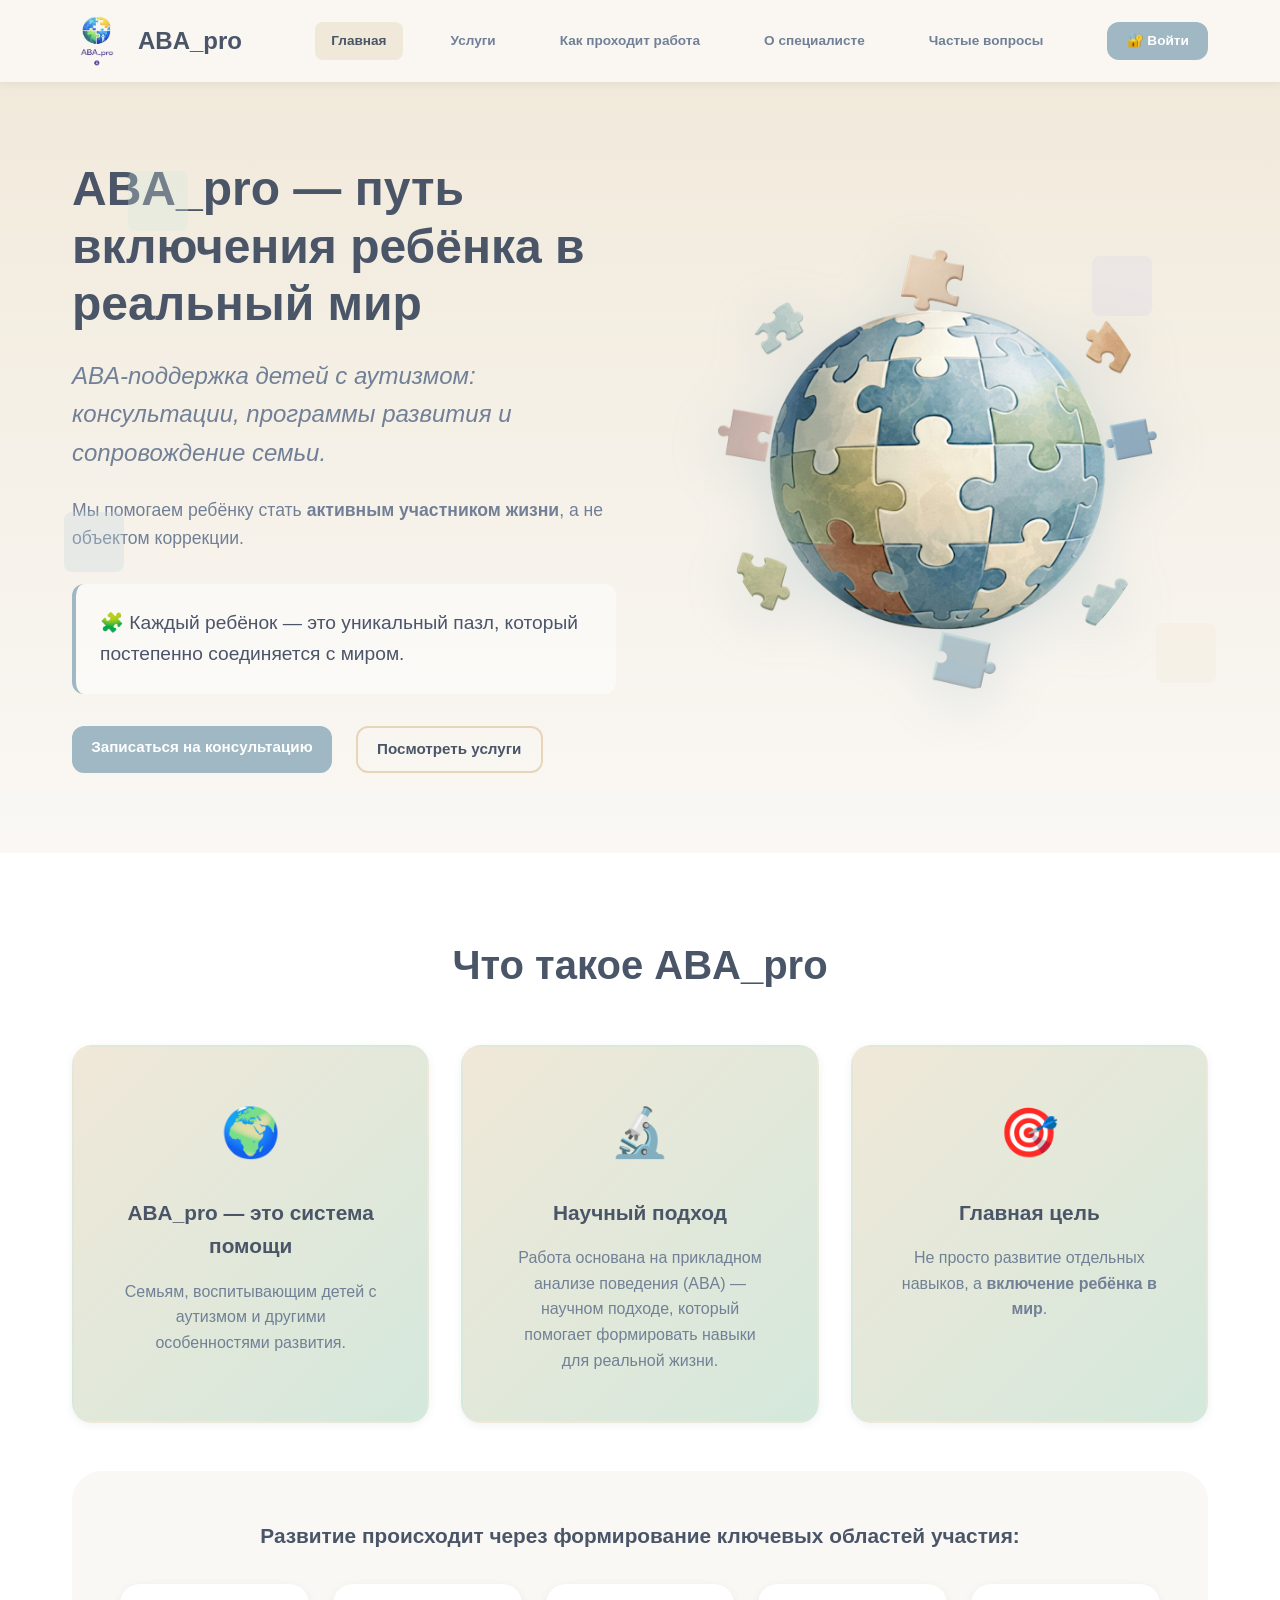
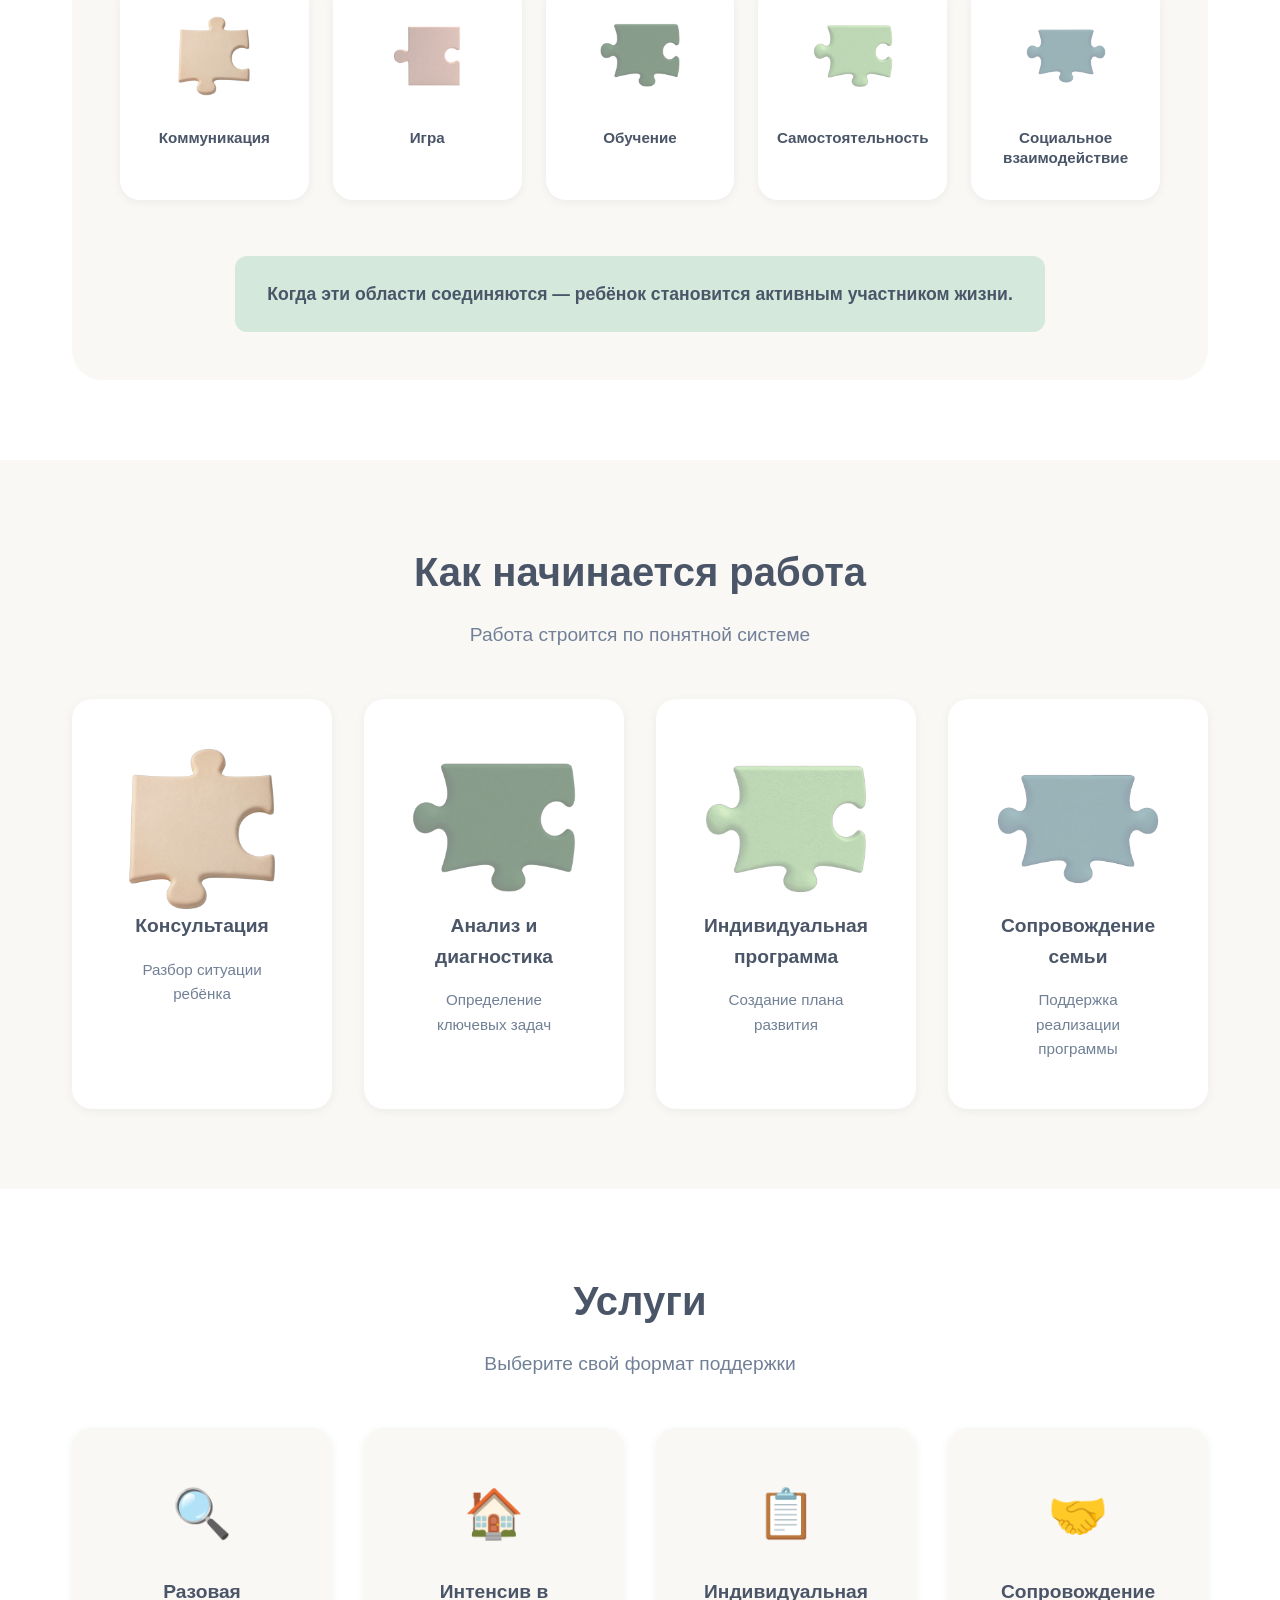
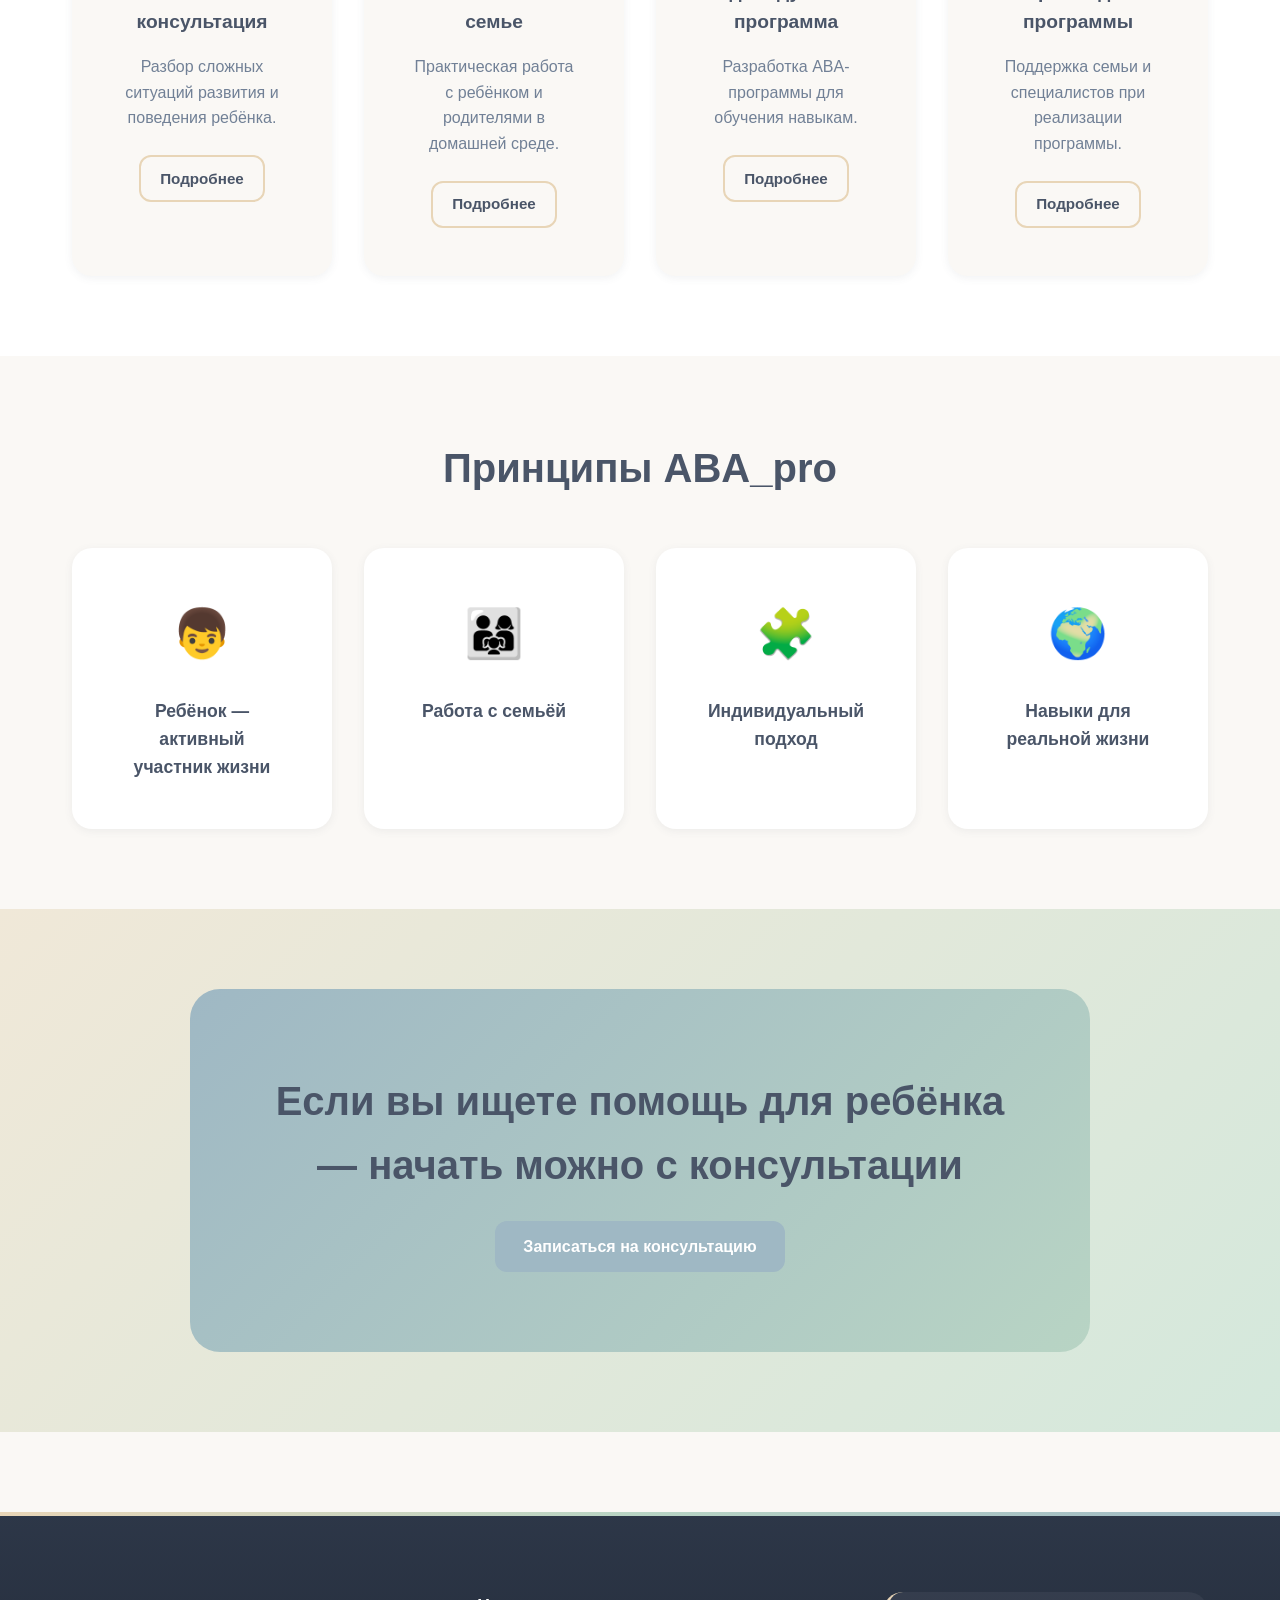
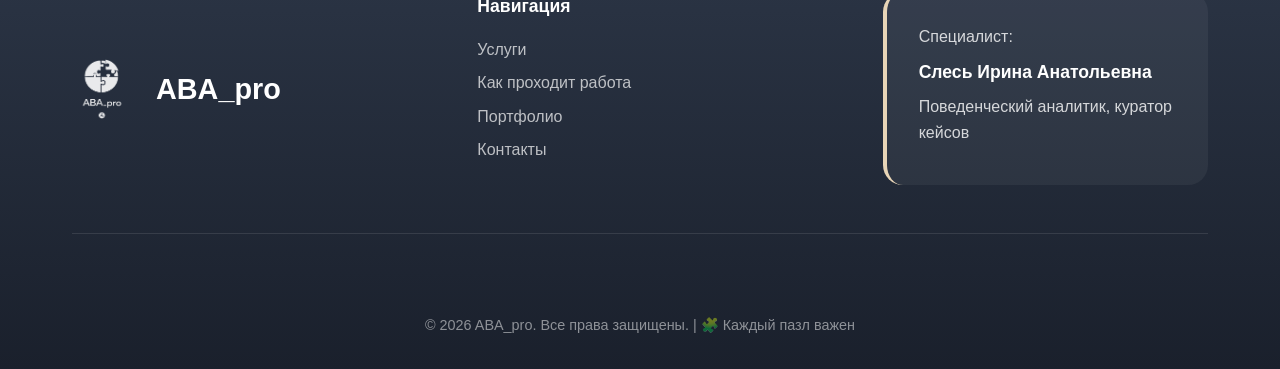
<file: index.html>
<!DOCTYPE html>
<html lang="ru">
<head>
    <meta charset="UTF-8">
    <meta name="viewport" content="width=device-width, initial-scale=1.0">
    <meta name="description" content="ABA_pro — путь включения ребёнка в реальный мир. ABA-поддержка детей с аутизмом.">
    <title>ABA_pro — Путь включения ребёнка в реальный мир</title>
    <link rel="stylesheet" href="style.css">
    <link href="https://fonts.googleapis.com/css2?family=Nunito:wght@300;400;600;700&display=swap" rel="stylesheet">
</head>
<body>
    <!-- NAVIGATION -->
    <nav class="navbar">
        <div class="container nav-container">
            <a href="index.html" class="logo">
                <img src="images\ЛОГОТИП №2.png" alt="ABA_pro" class="logo-img">
                <span class="logo-text">ABA_pro</span>
            </a>
            <ul class="nav-menu">
    <li><a href="index.html" class="nav-link active">Главная</a></li>
    <li><a href="services.html" class="nav-link">Услуги</a></li>
    <li><a href="program.html" class="nav-link">Как проходит работа</a></li>
    <li><a href="about.html" class="nav-link">О специалисте</a></li>
    <li><a href="faq.html" class="nav-link">Частые вопросы</a></li>
    <li><a href="login.html" class="btn btn-primary">🔐 Войти</a></li>
</ul>
            <div class="hamburger"><span></span><span></span><span></span></div>
        </div>
    </nav>

    <!-- HERO SECTION С ПЛАНЕТОЙ -->
    <header class="hero">
        <div class="container hero-container">
            <div class="hero-content">
                <h1 class="hero-title">ABA_pro — путь включения ребёнка в реальный мир</h1>
                <p class="hero-subtitle">ABA-поддержка детей с аутизмом: консультации, программы развития и сопровождение семьи.</p>
                <p class="hero-description">Мы помогаем ребёнку стать <strong>активным участником жизни</strong>, а не объектом коррекции.</p>
                <p class="hero-quote">🧩 Каждый ребёнок — это уникальный пазл, который постепенно соединяется с миром.</p>
                <div class="hero-buttons">
                    <a href="contacts.html" class="btn btn-primary">Записаться на консультацию</a>
                    <a href="services.html" class="btn btn-secondary">Посмотреть услуги</a>
                </div>
            </div>
            <div class="hero-visual">
    <img src="images/globus (1).png" alt="Глобус из пазлов" class="globe-img">
</div>
        </div>
        <div class="floating-puzzles">
            <div class="fp fp-1"></div>
            <div class="fp fp-2"></div>
            <div class="fp fp-3"></div>
            <div class="fp fp-4"></div>
        </div>
    </header>

    <!-- ЧТО ТАКОЕ ABA_PRO - ОБНОВЛЁННЫЙ БЛОК -->
<section class="what-is-aba">
    <div class="container">
        <div class="section-header">
            <h2 class="section-title">Что такое ABA_pro</h2>
        </div>
        
        <div class="aba-grid">
            <div class="aba-card">
                <div class="card-icon">🌍</div>
                <h3>ABA_pro — это система помощи</h3>
                <p>Семьям, воспитывающим детей с аутизмом и другими особенностями развития.</p>
            </div>
            
            <div class="aba-card">
                <div class="card-icon">🔬</div>
                <h3>Научный подход</h3>
                <p>Работа основана на прикладном анализе поведения (ABA) — научном подходе, который помогает формировать навыки для реальной жизни.</p>
            </div>
            
            <div class="aba-card">
                <div class="card-icon">🎯</div>
                <h3>Главная цель</h3>
                <p>Не просто развитие отдельных навыков, а <strong>включение ребёнка в мир</strong>.</p>
            </div>
        </div>
    
            <div class="areas-section">
    <h3 class="areas-title">Развитие происходит через формирование ключевых областей участия:</h3>
    <div class="areas-grid">
        <div class="area-item">
            <img src="images/1. 4 пазла - беж.png" alt="Коммуникация" class="area-puzzle">
            <span>Коммуникация</span>
        </div>
        <div class="area-item">
            <img src="images/1. Мифы - беж.png" alt="Игра" class="area-puzzle">
            <span>Игра</span>
        </div>
        <div class="area-item">
            <img src="images/2. 4 пазла - темн зел.png" alt="Обучение" class="area-puzzle">
            <span>Обучение</span>
        </div>
        <div class="area-item">
            <img src="images/3. 4 пазала - свет зел.png" alt="Самостоятельность" class="area-puzzle">
            <span>Самостоятельность</span>
        </div>
        <div class="area-item">
            <img src="images/4. 4 пазла - голубой.png" alt="Социальное взаимодействие" class="area-puzzle">
            <span>Социальное взаимодействие</span>
        </div>
    </div>
    <p class="areas-conclusion">Когда эти области соединяются — ребёнок становится <strong>активным участником жизни</strong>.</p>
</div>
         </div>
    </div>
</section>

    <!-- КАК НАЧИНАЕТСЯ РАБОТА -->
    <section class="how-starts-section">
        <div class="container">
            <div class="section-header">
                <h2 class="section-title">Как начинается работа</h2>
                <p class="section-subtitle">Работа строится по понятной системе</p>
            </div>

        <div class="start-steps">
            <div class="start-step">
                <div class="step-puzzle">
                    <img src="images/1. 4 пазла - беж.png" alt="Консультация" class="puzzle-img">
                </div>
                <h3>Консультация</h3>
                <p>Разбор ситуации ребёнка</p>
            </div>
            <div class="start-step">
                <div class="step-puzzle">
                    <img src="images/2. 4 пазла - темн зел.png" alt="Анализ и диагностика" class="puzzle-img">
                </div>
                <h3>Анализ и диагностика</h3>
                <p>Определение ключевых задач</p>
            </div>
            <div class="start-step">
                <div class="step-puzzle">
                    <img src="images/3. 4 пазала - свет зел.png" alt="Индивидуальная программа" class="puzzle-img">
                </div>
                <h3>Индивидуальная программа</h3>
                <p>Создание плана развития</p>
            </div>
            <div class="start-step">
                <div class="step-puzzle">
                    <img src="images/4. 4 пазла - голубой.png" alt="Сопровождение семьи" class="puzzle-img">
                </div>
                <h3>Сопровождение семьи</h3>
                <p>Поддержка реализации программы</p>
            </div>
        </div>
    </div>
</section>

    <!-- УСЛУГИ -->
    <section class="services-preview" id="services">
        <div class="container">
            <div class="section-header">
                <h2 class="section-title">Услуги</h2>
                <p class="section-subtitle">Выберите свой формат поддержки</p>
            </div>
            
            <div class="services-grid">
                <div class="service-card">
                    <div class="service-icon">🔍</div>
                    <h3>Разовая консультация</h3>
                    <p>Разбор сложных ситуаций развития и поведения ребёнка.</p>
                    <a href="contacts.html" class="btn btn-secondary">Подробнее</a>
                </div>
                <div class="service-card">
                    <div class="service-icon">🏠</div>
                    <h3>Интенсив в семье</h3>
                    <p>Практическая работа с ребёнком и родителями в домашней среде.</p>
                    <a href="contacts.html" class="btn btn-secondary">Подробнее</a>
                </div>
                <div class="service-card">
                    <div class="service-icon">📋</div>
                    <h3>Индивидуальная программа</h3>
                    <p>Разработка ABA-программы для обучения навыкам.</p>
                    <a href="contacts.html" class="btn btn-secondary">Подробнее</a>
                </div>
                <div class="service-card">
                    <div class="service-icon">🤝</div>
                    <h3>Сопровождение программы</h3>
                    <p>Поддержка семьи и специалистов при реализации программы.</p>
                    <a href="contacts.html" class="btn btn-secondary">Подробнее</a>
                </div>
            </div>
        </div>
    </section>

    <!-- ПРИНЦИПЫ -->
    <section class="principles-section">
        <div class="container">
            <div class="section-header">
                <h2 class="section-title">Принципы ABA_pro</h2>
            </div>
            <div class="principles-grid">
                <div class="principle-card">
                    <div class="principle-icon">👦</div>
                    <h3>Ребёнок — активный участник жизни</h3>
                </div>
                <div class="principle-card">
                    <div class="principle-icon">👨‍👩‍👧</div>
                    <h3>Работа с семьёй</h3>
                </div>
                <div class="principle-card">
                    <div class="principle-icon">🧩</div>
                    <h3>Индивидуальный подход</h3>
                </div>
                <div class="principle-card">
                    <div class="principle-icon">🌍</div>
                    <h3>Навыки для реальной жизни</h3>
                </div>
            </div>
        </div>
    </section>

    <!-- CTA -->
    <section class="cta-section">
        <div class="container">
            <div class="cta-box">
                <h2>Если вы ищете помощь для ребёнка — начать можно с консультации</h2>
                <a href="contacts.html" class="btn btn-primary btn-large">Записаться на консультацию</a>
            </div>
        </div>
    </section>

    <!-- FOOTER -->
    <footer class="footer">
        <div class="container">
            <div class="footer-content">
                <div class="footer-logo">
                    <img src="images\ЛОГОТИП №2.png" alt="ABA_pro" class="logo-img">
                    <span class="logo-text">ABA_pro</span>
                </div>
                <div class="footer-links">
                    <h4>Навигация</h4>
                    <a href="services.html">Услуги</a>
                    <a href="program.html">Как проходит работа</a>
                    <a href="portfolio.html">Портфолио</a>
                    <a href="contacts.html">Контакты</a>
                </div>
                <div class="footer-specialist">
                    <p>Специалист:</p>
                    <p><strong>Слесь Ирина Анатольевна</strong></p>
                    <p>Поведенческий аналитик, куратор кейсов</p>
                </div>
            </div>
            <div class="footer-bottom">
                <p>&copy; 2026 ABA_pro. Все права защищены. | 🧩 Каждый пазл важен</p>
            </div>
        </div>
    </footer>

    <script src="script.js"></script>
</body>
</html>
</file>
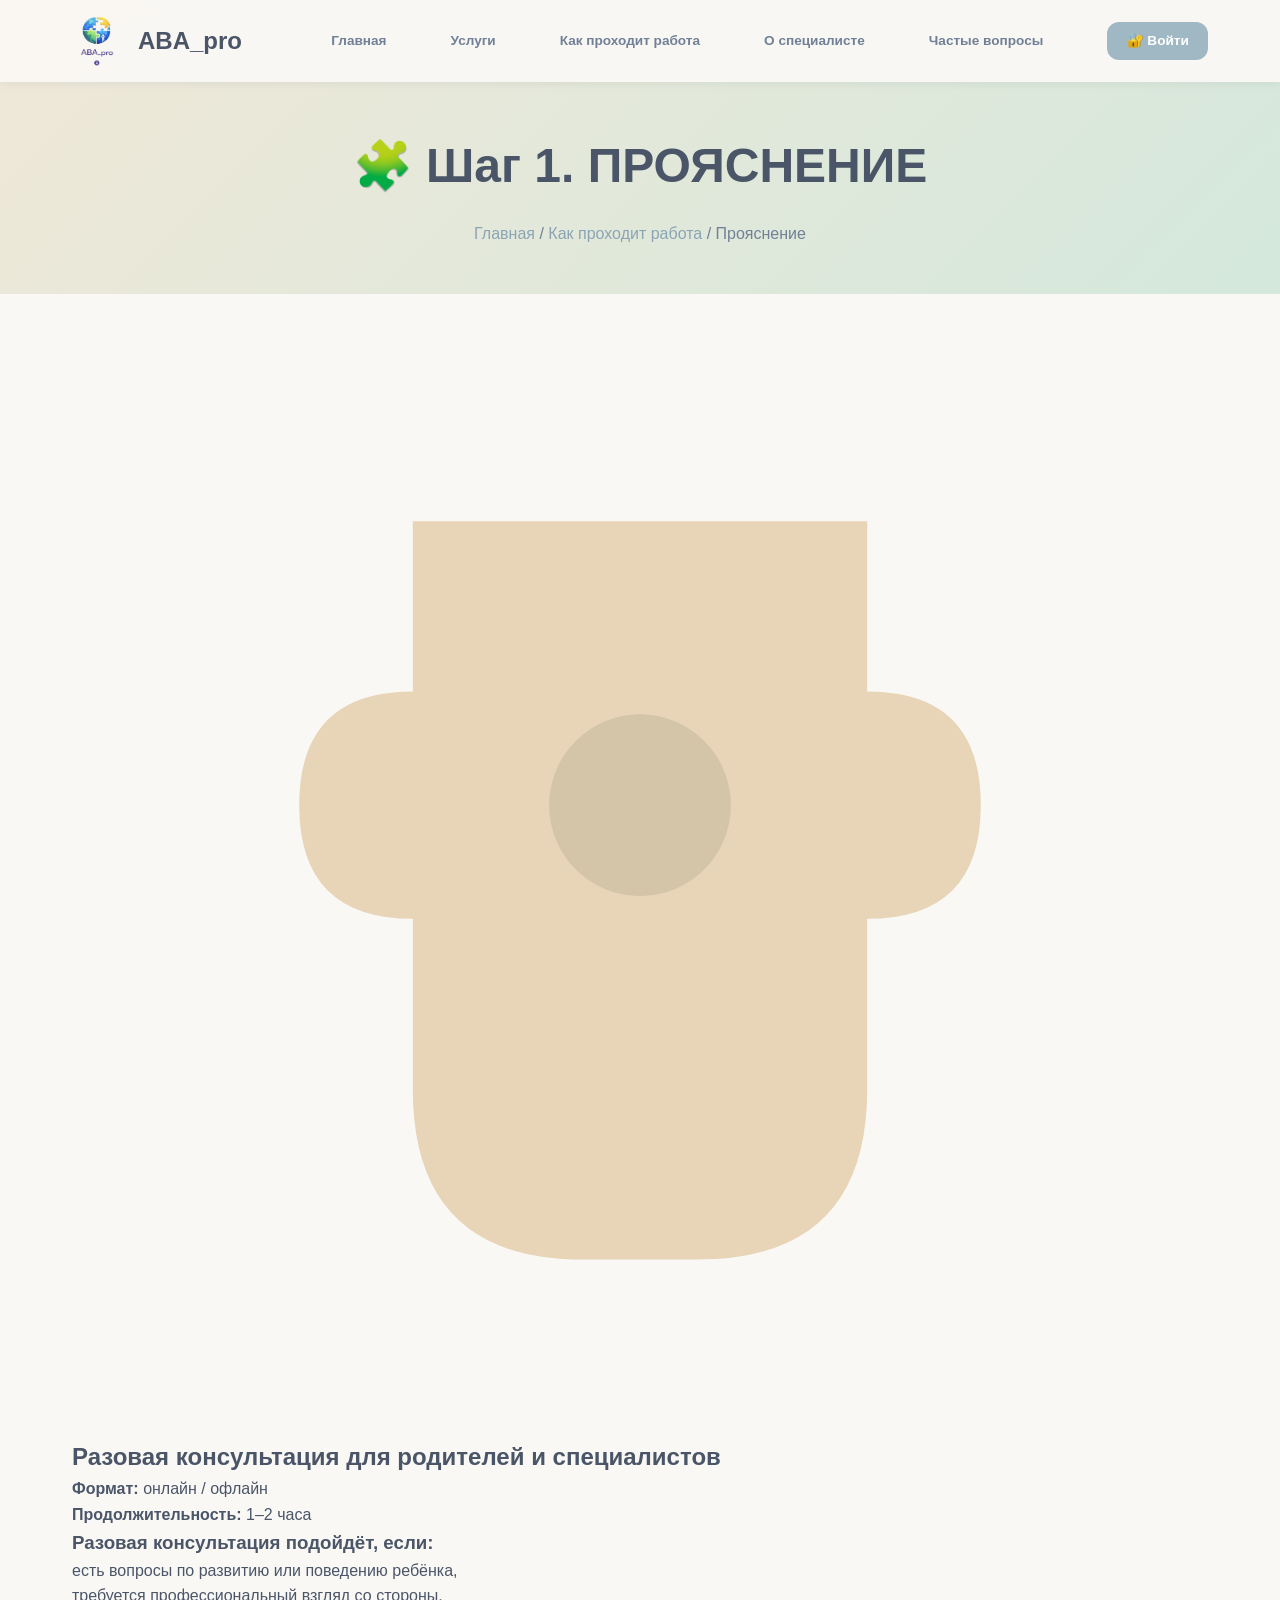
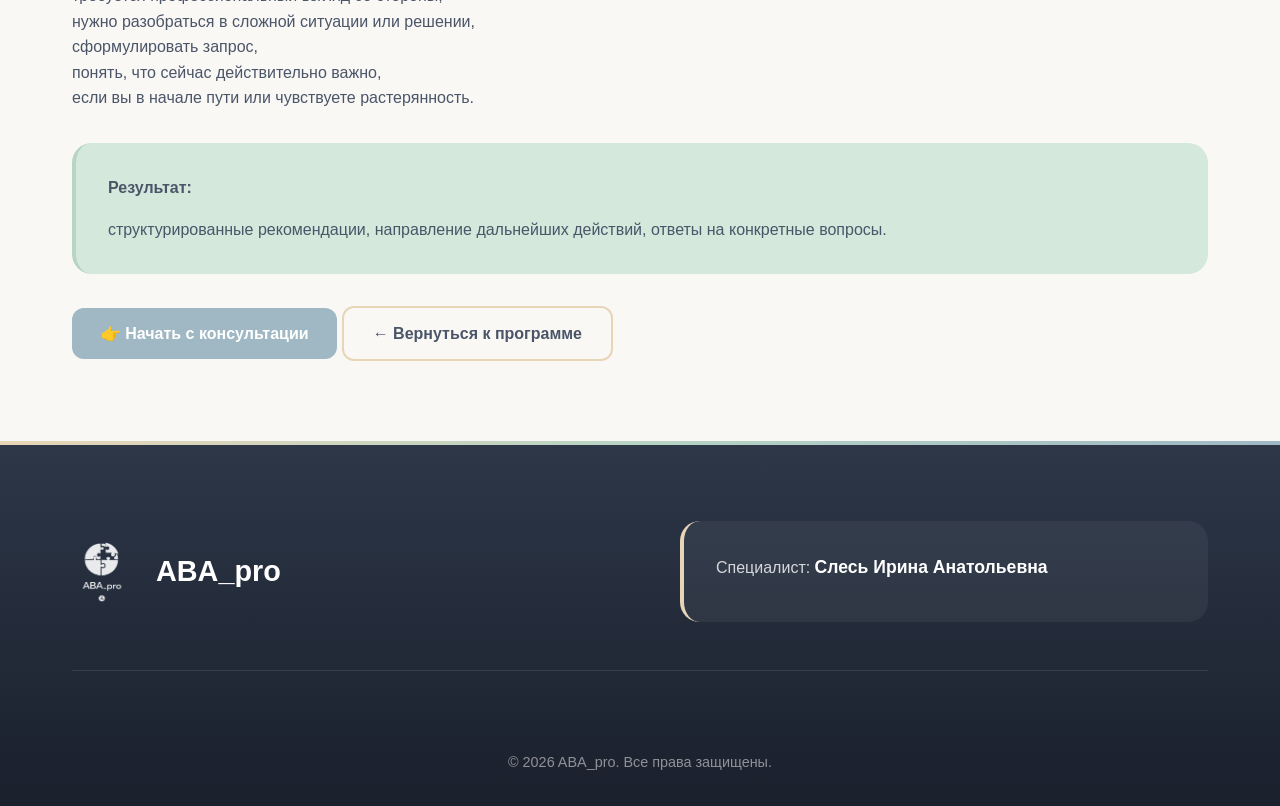
<file: clarification.html>
<!DOCTYPE html>
<html lang="ru">
<head>
    <meta charset="UTF-8">
    <meta name="viewport" content="width=device-width, initial-scale=1.0">
    <title>Прояснение — Разовая консультация | ABA_pro</title>
    <link rel="stylesheet" href="style.css">
    <link href="https://fonts.googleapis.com/css2?family=Nunito:wght@300;400;600;700&display=swap" rel="stylesheet">
</head>
<body>
    <nav class="navbar">
        <div class="container nav-container">
            <a href="index.html" class="logo">
                <img src="images\ЛОГОТИП №2.png" alt="ABA_pro" class="logo-img">
                <span class="logo-text">ABA_pro</span>
            </a>
            <ul class="nav-menu">
    <li><a href="index.html" class="nav-link active">Главная</a></li>
    <li><a href="services.html" class="nav-link">Услуги</a></li>
    <li><a href="program.html" class="nav-link">Как проходит работа</a></li>
    <li><a href="about.html" class="nav-link">О специалисте</a></li>
    <li><a href="faq.html" class="nav-link">Частые вопросы</a></li>
    <li><a href="login.html" class="btn btn-primary">🔐 Войти</a></li>
</ul>
            <div class="hamburger"><span></span><span></span><span></span></div>
        </div>
    </nav>

    <section class="page-header">
        <div class="container">
            <h1>🧩 Шаг 1. ПРОЯСНЕНИЕ</h1>
            <p class="breadcrumb"><a href="index.html">Главная</a> / <a href="program.html">Как проходит работа</a> / Прояснение</p>
        </div>
    </section>

    <section class="step-detail-page">
        <div class="container">
            <div class="step-detail-content">
                <div class="step-icon-large">
                    <svg viewBox="0 0 100 100" class="puzzle-svg">
                        <path d="M 30,20 L 70,20 L 70,35 Q 80,35 80,45 Q 80,55 70,55 L 70,70 Q 70,85 55,85 L 45,85 Q 30,85 30,70 L 30,55 Q 20,55 20,45 Q 20,35 30,35 Z" fill="#E8D5B7"/>
                        <circle cx="50" cy="45" r="8" fill="#D4C4A8"/>
                    </svg>
                </div>

                <h2>Разовая консультация для родителей и специалистов</h2>
                
                <div class="step-info-block">
                    <div class="info-item">
                        <strong>Формат:</strong> онлайн / офлайн
                    </div>
                    <div class="info-item">
                        <strong>Продолжительность:</strong> 1–2 часа
                    </div>
                </div>

                <div class="step-description">
                    <h3>Разовая консультация подойдёт, если:</h3>
                    <ul class="detail-list">
                        <li>есть вопросы по развитию или поведению ребёнка,</li>
                        <li>требуется профессиональный взгляд со стороны,</li>
                        <li>нужно разобраться в сложной ситуации или решении,</li>
                        <li>сформулировать запрос,</li>
                        <li>понять, что сейчас действительно важно,</li>
                        <li>если вы в начале пути или чувствуете растерянность.</li>
                    </ul>

                    <div class="result-block">
                        <h4>Результат:</h4>
                        <p>структурированные рекомендации, направление дальнейших действий, ответы на конкретные вопросы.</p>
                    </div>
                </div>

                <div class="step-cta">
                    <a href="contacts.html" class="btn btn-primary btn-large">👉 Начать с консультации</a>
                    <a href="program.html" class="btn btn-secondary btn-large">← Вернуться к программе</a>
                </div>
            </div>
        </div>
    </section>

    <footer class="footer">
        <div class="container">
            <div class="footer-content">
                <div class="footer-logo"><img src="images\ЛОГОТИП №2.png" alt="ABA_pro" class="logo-img"><span class="logo-text">ABA_pro</span></div>
                <div class="footer-specialist"><p>Специалист: <strong>Слесь Ирина Анатольевна</strong></p></div>
            </div>
            <div class="footer-bottom"><p>&copy; 2026 ABA_pro. Все права защищены.</p></div>
        </div>
    </footer>
    <script src="script.js"></script>
</body>
</html>
</file>
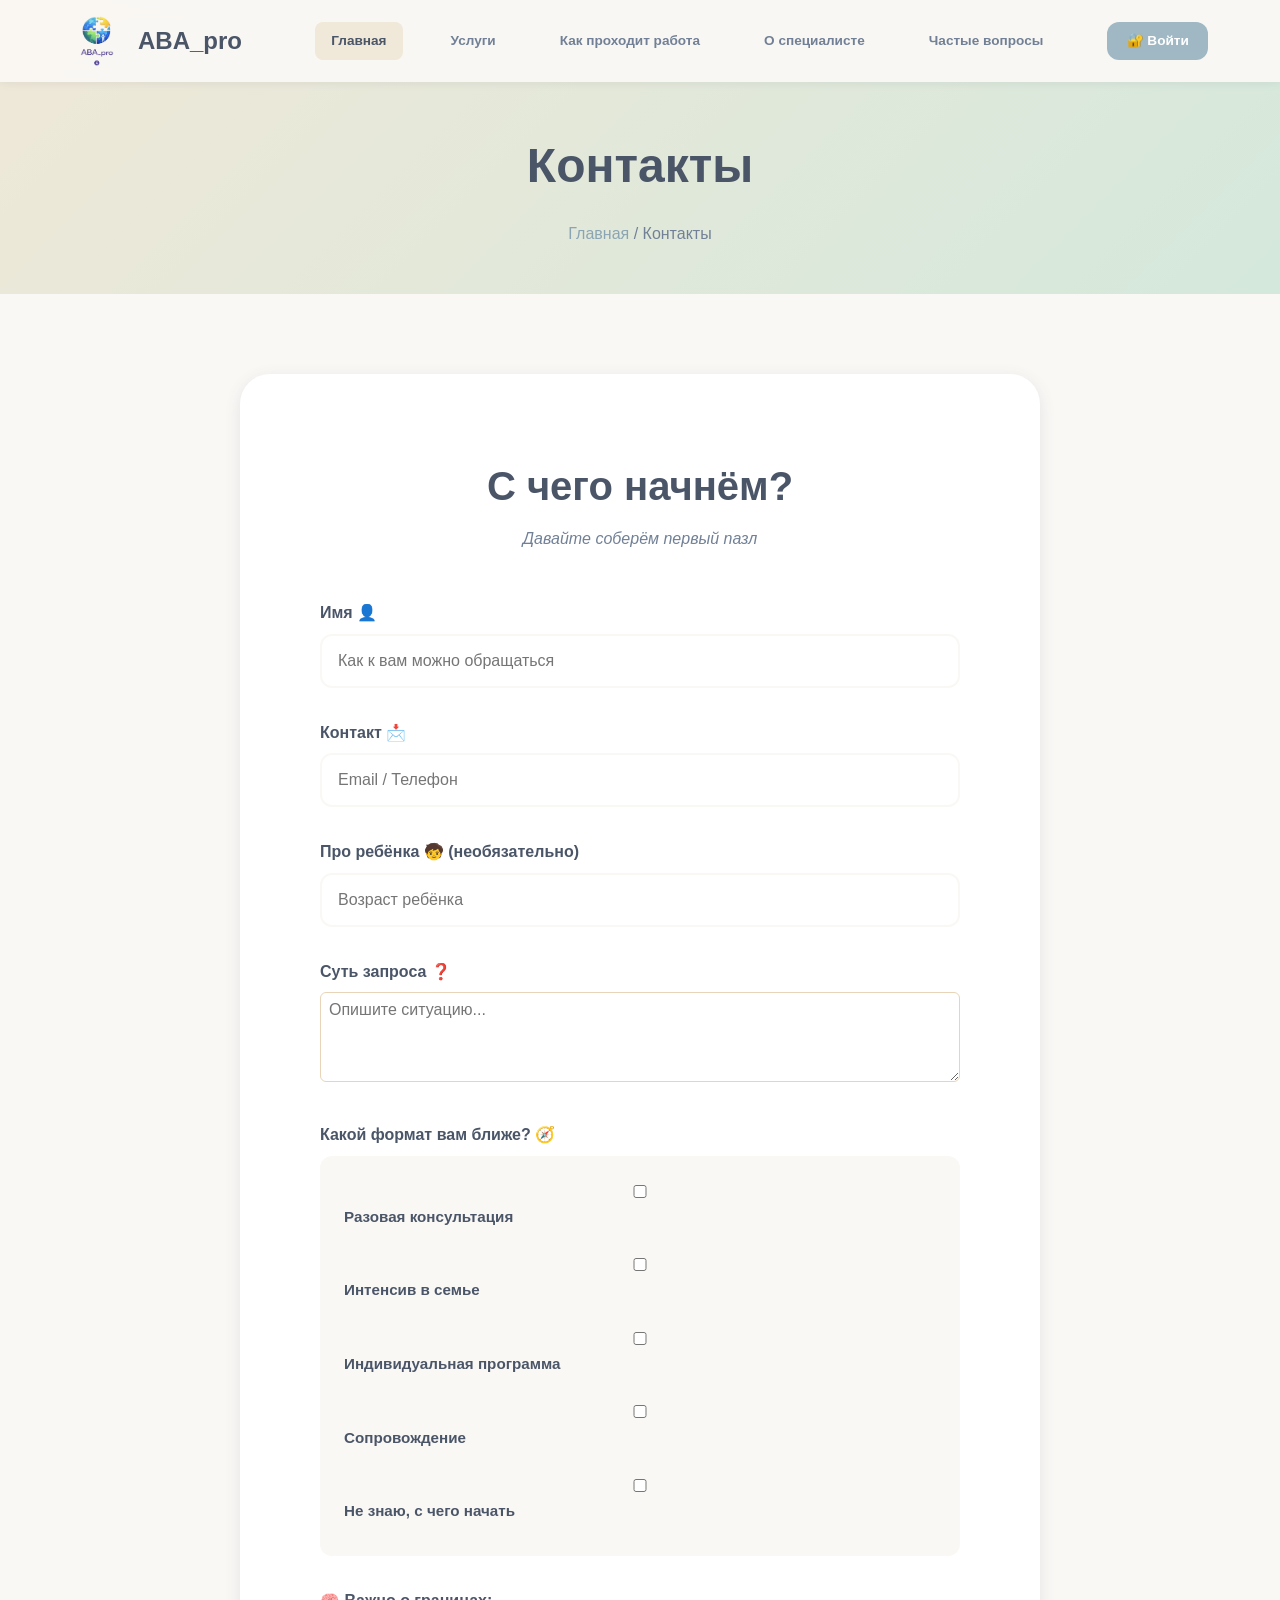
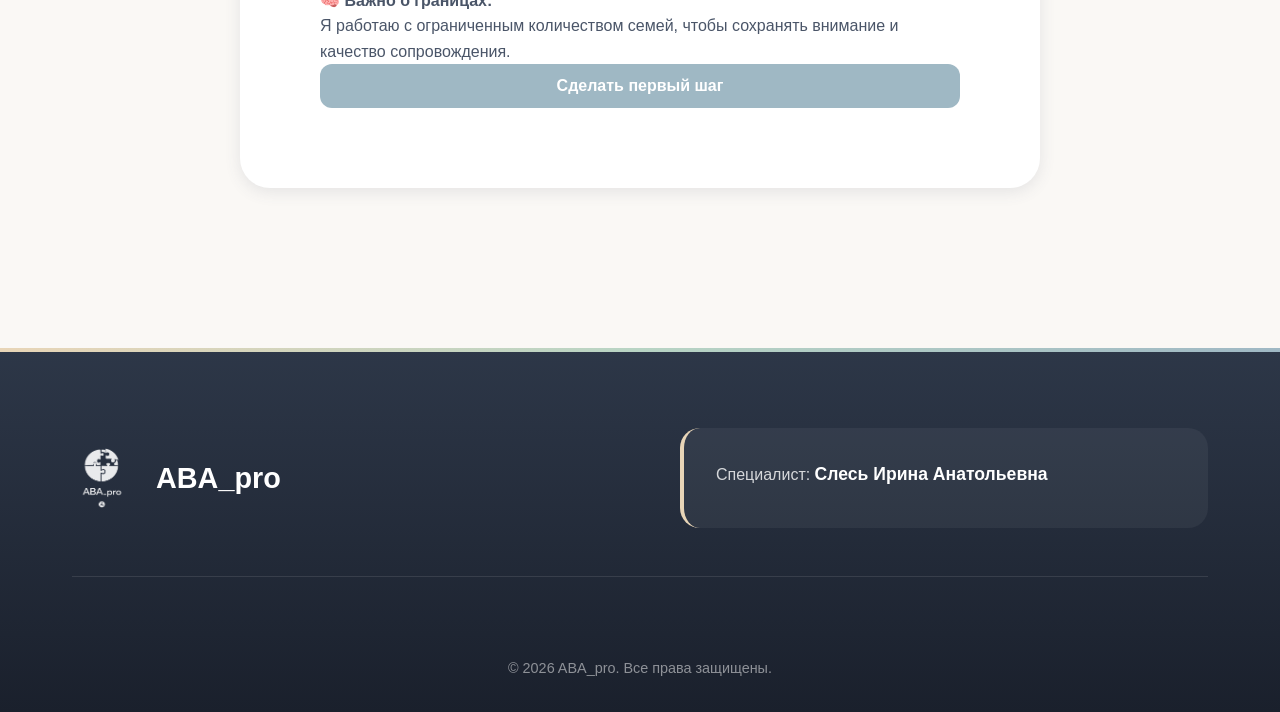
<file: contacts.html>
<!DOCTYPE html>
<html lang="ru">
<head>
    <meta charset="UTF-8">
    <meta name="viewport" content="width=device-width, initial-scale=1.0">
    <title>Контакты — ABA_pro</title>
    <link rel="stylesheet" href="style.css">
    <link href="https://fonts.googleapis.com/css2?family=Nunito:wght@300;400;600;700&display=swap" rel="stylesheet">
</head>
<body>
    <nav class="navbar">
        <div class="container nav-container">
            <a href="index.html" class="logo">
                <img src="images\ЛОГОТИП №2.png" alt="ABA_pro" class="logo-img">
                <span class="logo-text">ABA_pro</span>
            </a>
            <ul class="nav-menu">
    <li><a href="index.html" class="nav-link active">Главная</a></li>
    <li><a href="services.html" class="nav-link">Услуги</a></li>
    <li><a href="program.html" class="nav-link">Как проходит работа</a></li>
    <li><a href="about.html" class="nav-link">О специалисте</a></li>
    <li><a href="faq.html" class="nav-link">Частые вопросы</a></li>
    <li><a href="login.html" class="btn btn-primary">🔐 Войти</a></li>
</ul>
            <div class="hamburger"><span></span><span></span><span></span></div>
        </div>
    </nav>

    <section class="page-header">
        <div class="container">
            <h1>Контакты</h1>
            <p class="breadcrumb"><a href="index.html">Главная</a> / Контакты</p>
        </div>
    </section>

    <section class="contacts-section">
        <div class="container">
            <div class="contacts-form-wrapper full-width">
                <form class="contact-form" id="contactForm">
                    <h2 class="form-title">С чего начнём?</h2>
                    <p class="form-subtitle">Давайте соберём первый пазл</p>
                    
                    <div class="form-row">
                        <div class="form-group">
                            <label for="name">Имя 👤</label>
                            <input type="text" id="name" name="name" placeholder="Как к вам можно обращаться" required>
                        </div>
                        <div class="form-group">
                            <label for="contact">Контакт 📩</label>
                            <input type="text" id="contact" name="contact" placeholder="Email / Телефон" required>
                        </div>
                    </div>

                    <div class="form-group">
                        <label for="child-age">Про ребёнка 🧒 (необязательно)</label>
                        <input type="text" id="child-age" name="child-age" placeholder="Возраст ребёнка">
                    </div>

                    <div class="form-group">
                        <label for="request">Суть запроса ❓</label>
                        <textarea id="request" name="request" rows="4" placeholder="Опишите ситуацию..."></textarea>
                    </div>

                    <div class="form-group">
                        <label>Какой формат вам ближе? 🧭</label>
                        <div class="checkbox-group">
                            <label class="checkbox-label">
                                <input type="checkbox" name="format" value="Разовая консультация">
                                <span>Разовая консультация</span>
                            </label>
                            <label class="checkbox-label">
                                <input type="checkbox" name="format" value="Интенсив в семье">
                                <span>Интенсив в семье</span>
                            </label>
                            <label class="checkbox-label">
                                <input type="checkbox" name="format" value="Индивидуальная программа">
                                <span>Индивидуальная программа</span>
                            </label>
                            <label class="checkbox-label">
                                <input type="checkbox" name="format" value="Сопровождение">
                                <span>Сопровождение</span>
                            </label>
                            <label class="checkbox-label">
                                <input type="checkbox" name="format" value="Не знаю, с чего начать">
                                <span>Не знаю, с чего начать</span>
                            </label>
                        </div>
                    </div>

                    <div class="boundaries-block">
                        <p>🧠 <strong>Важно о границах:</strong></p>
                        <p>Я работаю с ограниченным количеством семей, чтобы сохранять внимание и качество сопровождения.</p>
                    </div>

                    <button type="submit" class="btn btn-primary btn-full btn-large">Сделать первый шаг</button>
                </form>

                <div id="successMessage" class="success-message" style="display: none;">
                    <h3>Запрос получен 🌍🧩</h3>
                    <p>Спасибо за доверие.<br>Я внимательно изучу ваш запрос и свяжусь с вами в ближайшее время.</p>
                    <p class="micro-sign">Пазлы начинают собираться</p>
                </div>
            </div>
        </div>
    </section>

    <footer class="footer">
        <div class="container">
            <div class="footer-content">
                <div class="footer-logo">
                    <img src="images\ЛОГОТИП №2.png" alt="ABA_pro" class="logo-img">
                    <span class="logo-text">ABA_pro</span>
                </div>
                <div class="footer-specialist">
                    <p>Специалист: <strong>Слесь Ирина Анатольевна</strong></p>
                </div>
            </div>
            <div class="footer-bottom">
                <p>&copy; 2026 ABA_pro. Все права защищены.</p>
            </div>
        </div>
    </footer>

    <script>
        // Contact Form Submission
        const contactForm = document.getElementById('contactForm');
        const successMessage = document.getElementById('successMessage');

        if (contactForm) {
            contactForm.addEventListener('submit', async function(e) {
                e.preventDefault();
                
                const name = document.getElementById('name').value;
                const contact = document.getElementById('contact').value;
                const childAge = document.getElementById('child-age').value || 'Не указан';
                const request = document.getElementById('request').value || 'Не описан';
                
                // Собираем выбранные форматы
                const formats = [];
                document.querySelectorAll('input[name="format"]:checked').forEach(checkbox => {
                    formats.push(checkbox.nextElementSibling.textContent);
                });
                const formatText = formats.length > 0 ? formats.join(', ') : 'Не выбрано';
                
                if (!name || !contact) {
                    showNotification('Пожалуйста, заполните имя и контакт', 'error');
                    return;
                }
                
                // Формируем сообщение для Telegram
                const message = `
🧩 <b>Новая заявка ABA_pro</b>
👤 <b>Имя:</b> ${name}
📩 <b>Контакт:</b> ${contact}
🧒 <b>Про ребёнка:</b> ${childAge}
📝 <b>Суть запроса:</b>
${request}
🧭 <b>Формат:</b> ${formatText}
                `.trim();
                
                // Отправляем в Telegram
                const BOT_TOKEN = '8680722545:AAF5rArSkP4qmXbG5L153igYE-mlIxBygQY';
                const CHAT_ID = '1066370255';
                
                const submitBtn = contactForm.querySelector('button[type="submit"]');
                const originalText = submitBtn.textContent;
                submitBtn.textContent = 'Отправка...';
                submitBtn.disabled = true;
                
                try {
                    const response = await fetch(`https://api.telegram.org/bot${BOT_TOKEN}/sendMessage`, {
                        method: 'POST',
                        headers: {
                            'Content-Type': 'application/json',
                        },
                        body: JSON.stringify({
                            chat_id: CHAT_ID,
                            text: message,
                            parse_mode: 'HTML'
                        })
                    });
                    
                    if (response.ok) {
                        // Показываем сообщение об успехе
                        contactForm.style.display = 'none';
                        if (successMessage) {
                            successMessage.style.display = 'block';
                            successMessage.scrollIntoView({ behavior: 'smooth', block: 'center' });
                        }
                    } else {
                        showNotification('Ошибка при отправке. Попробуйте позже.', 'error');
                        submitBtn.textContent = originalText;
                        submitBtn.disabled = false;
                    }
                } catch (error) {
                    console.error('Error:', error);
                    showNotification('Ошибка при отправке. Попробуйте позже.', 'error');
                    submitBtn.textContent = originalText;
                    submitBtn.disabled = false;
                }
            });
        }

        // Notification system
        function showNotification(message, type = 'info') {
            const existingNotification = document.querySelector('.notification');
            if (existingNotification) { 
                existingNotification.remove(); 
            }
            
            const notification = document.createElement('div');
            notification.textContent = message;
            notification.style.cssText = `
                position: fixed;
                top: 100px;
                right: 20px;
                padding: 1rem 2rem;
                border-radius: 8px;
                color: white;
                font-weight: 600;
                z-index: 10000;
                animation: slideIn 0.3s ease;
                max-width: 400px;
                box-shadow: 0 4px 12px rgba(0,0,0,0.15);
                background: ${type === 'success' ? 'linear-gradient(135deg, #B8D4C4 0%, #9FB8C4 100%)' : 'linear-gradient(135deg, #D4A494 0%, #C49484 100%)'}
            `;
            
            document.body.appendChild(notification);
            
            setTimeout(() => {
                notification.style.animation = 'slideOut 0.3s ease';
                setTimeout(() => { 
                    notification.remove(); 
                }, 300);
            }, 5000);
        }

        // Add animation keyframes
        const style = document.createElement('style');
        style.textContent = `
            @keyframes slideIn {
                from { transform: translateX(100%); opacity: 0; }
                to { transform: translateX(0); opacity: 1; }
            }
            @keyframes slideOut {
                from { transform: translateX(0); opacity: 1; }
                to { transform: translateX(100%); opacity: 0; }
            }
        `;
        document.head.appendChild(style);
    </script>
</body>
</html>
</file>
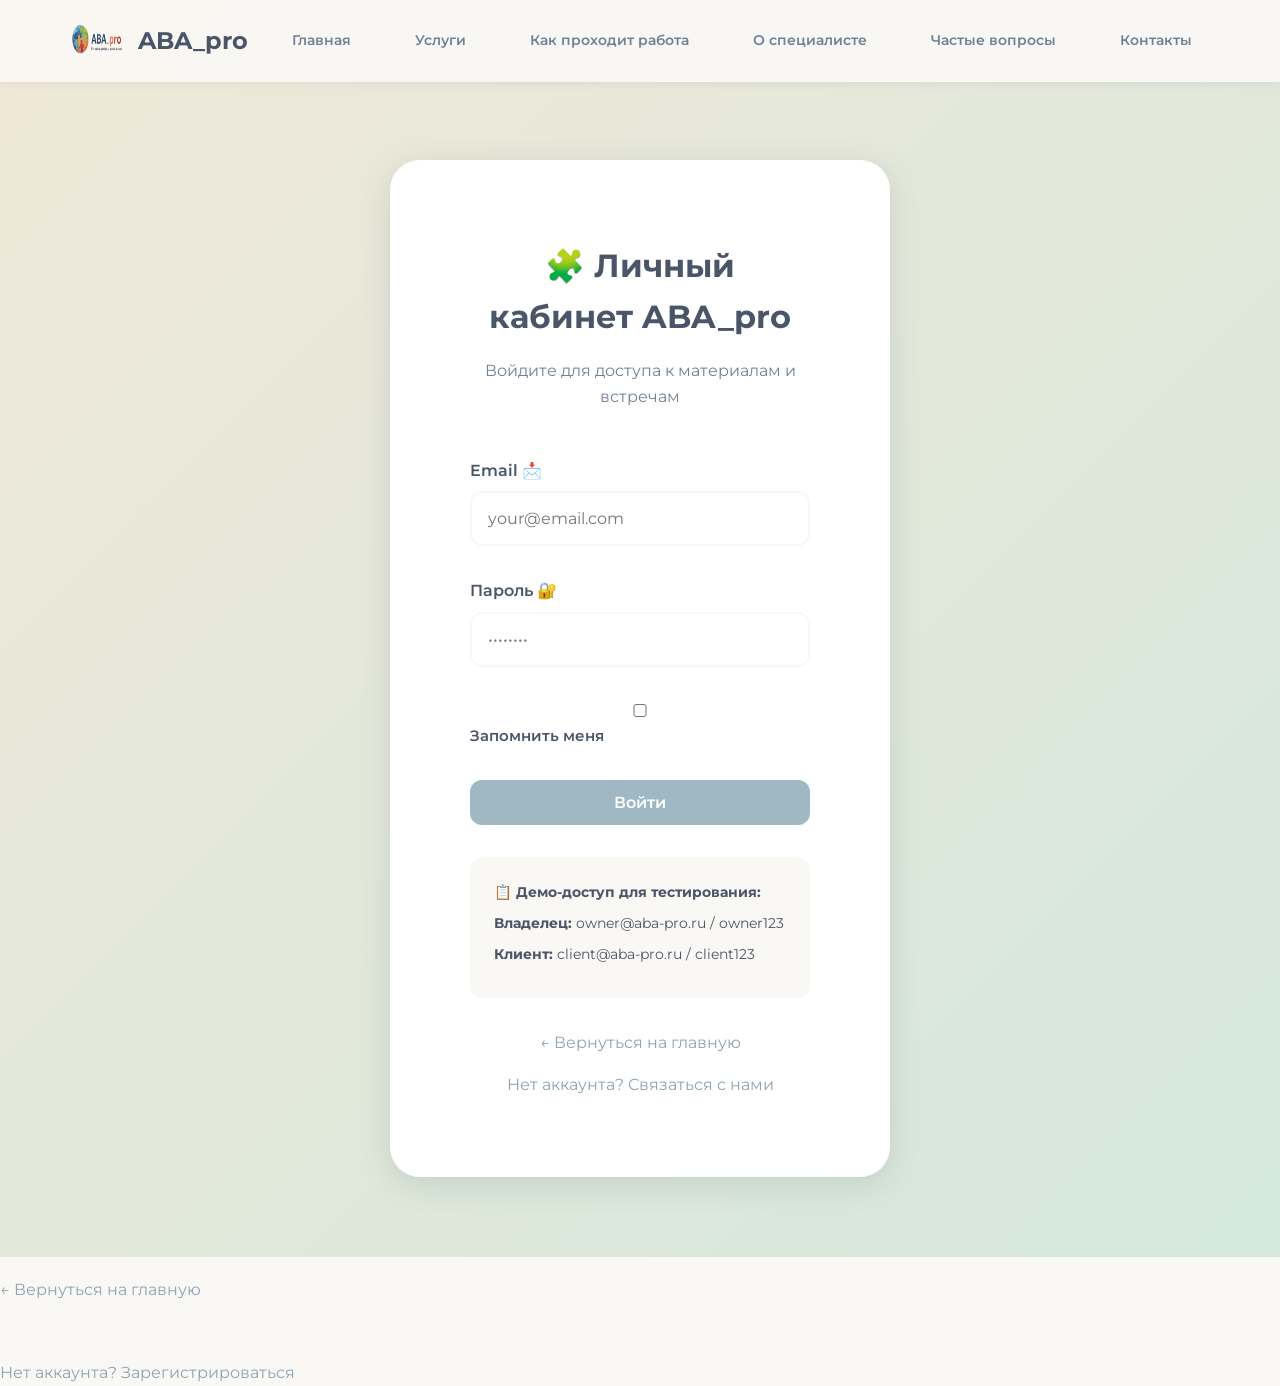
<file: dashboard-client.html>
<!DOCTYPE html>
<html lang="ru">
<head>
    <meta charset="UTF-8">
    <meta name="viewport" content="width=device-width, initial-scale=1.0">
    <title>Личный кабинет — ABA_pro</title>
    <link rel="stylesheet" href="style.css">
    <link href="https://fonts.googleapis.com/css2?family=Montserrat:wght@300;400;600;700&display=swap" rel="stylesheet">
</head>
<body>
    <nav class="navbar">
        <div class="container nav-container">
            <a href="dashboard-client.html" class="logo">
                <img src="images/Лого.png" alt="ABA_pro" class="logo-img">
                <span class="logo-text">ABA_pro</span>
            </a>
            <ul class="nav-menu">
                <li><a href="dashboard-client.html" class="nav-link active">Кабинет</a></li>
                <li><a href="index.html" class="nav-link">Сайт</a></li>
                <li><a href="#" onclick="logout()" class="nav-link">🚪 Выход</a></li>
            </ul>
        </div>
    </nav>

    <section class="dashboard-section">
        <div class="container">
            <div class="dashboard-header">
                <h1>🧩 Личный кабинет</h1>
                <p class="user-info" id="clientName">Иванова Мария | client@aba-pro.ru</p>
            </div>

            <!-- ВКЛАДКИ -->
            <div class="dashboard-tabs">
                <button class="tab-btn active" data-tab="my-status">📊 Мой статус</button>
                <button class="tab-btn" data-tab="meetings">📅 Встречи</button>
                <button class="tab-btn" data-tab="documents">📄 Мои документы</button>
                <button class="tab-btn" data-tab="messages">✉️ Сообщения</button>
            </div>

            <!-- СТАТУС -->
            <div class="tab-content active" id="my-status-tab">
                <h2>📊 Текущий статус работы</h2>
                <div class="status-card">
                    <div class="status-header">
                        <span class="status-badge status-consultation">💬 Консультация</span>
                        <span class="status-date">Начало: 15.01.2026</span>
                    </div>
                    <div class="status-progress">
                        <div class="progress-bar">
                            <div class="progress-fill" style="width: 25%"></div>
                        </div>
                        <p>25% пути пройдено</p>
                    </div>
                    <div class="status-steps">
                        <div class="step completed">✅ Прояснение</div>
                        <div class="step active">🔄 Погружение</div>
                        <div class="step">⏳ Программа</div>
                        <div class="step">⏳ Сопровождение</div>
                    </div>
                </div>
                
                <div class="next-steps">
                    <h3>Следующие шаги</h3>
                    <ul>
                        <li>📅 Записаться на интенсив в семье</li>
                        <li>📝 Заполнить карту запроса</li>
                        <li>📞 Обсудить формат сопровождения</li>
                    </ul>
                </div>
            </div>

            <!-- ВСТРЕЧИ -->
            <div class="tab-content" id="meetings-tab">
                <h2>📅 Доступные встречи</h2>
                <div class="meetings-list-client" id="clientMeetings">
                    <!-- Встречи загружаются через JS -->
                </div>
            </div>

            <!-- ДОКУМЕНТЫ -->
            <div class="tab-content" id="documents-tab">
                <h2>📄 Мои документы</h2>
                <div class="documents-list-client" id="clientDocuments">
                    <!-- Документы загружаются через JS -->
                </div>
            </div>

            <!-- СООБЩЕНИЯ -->
            <div class="tab-content" id="messages-tab">
                <h2>✉️ Сообщения от специалиста</h2>
                <div class="messages-list" id="clientMessages">
                    <!-- Сообщения загружаются через JS -->
                </div>
            </div>
        </div>
    </section>

    <script src="data/database.js"></script>
    <script src="dashboard-client.js"></script>
</body>
</html>
</file>
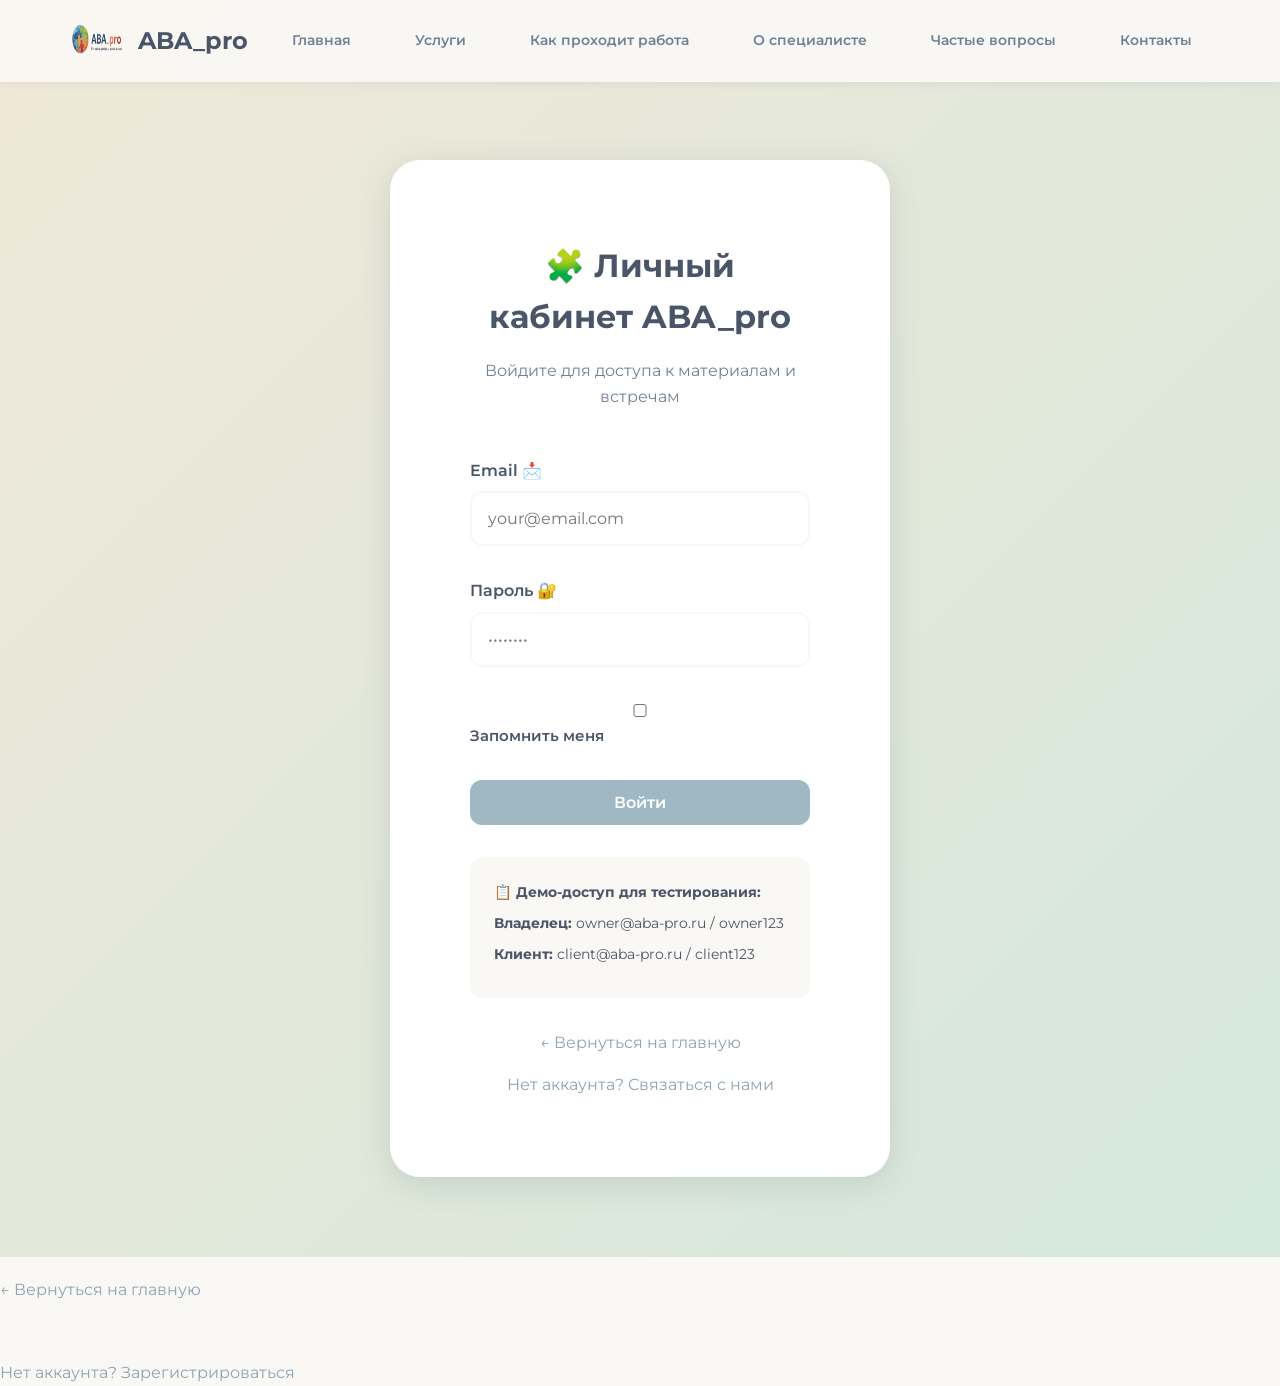
<file: dashboard-owner.html>
<!DOCTYPE html>
<html lang="ru">
<head>
    <meta charset="UTF-8">
    <meta name="viewport" content="width=device-width, initial-scale=1.0">
    <title>Кабинет специалиста — ABA_pro</title>
    <link rel="stylesheet" href="style.css">
</head>
<body>
    <nav class="navbar">
        <div class="container nav-container">
            <a href="dashboard-owner.html" class="logo">
                <img src="images/Лого.png" alt="ABA_pro" class="logo-img">
                <span class="logo-text">ABA_pro</span>
            </a>
            <ul class="nav-menu">
                <li><a href="dashboard-owner.html" class="nav-link">Кабинет</a></li>
                <li><a href="index.html" class="nav-link">Сайт</a></li>
                <li><a href="#" onclick="logout()" class="nav-link">🚪 Выход</a></li>
            </ul>
        </div>
    </nav>

    <section style="padding: 120px 20px 50px; background: #FAF8F5; min-height: 100vh;">
        <div class="container">
            <h1 style="font-size: 2.5rem; margin-bottom: 10px;">🧩 Кабинет специалиста</h1>
            <p style="color: #718096; margin-bottom: 30px;">Слесь Ирина Анатольевна | owner@aba-pro.ru</p>
            
            <!-- ВКЛАДКИ -->
            <div style="display: flex; gap: 10px; margin-bottom: 30px; border-bottom: 2px solid #E8D5B7; padding-bottom: 10px;">
                <button onclick="showTab('clients')" id="tab-clients" style="padding: 10px 20px; cursor: pointer; background: #9FB8C4; color: white; border: none; border-radius: 8px 8px 0 0; font-weight: 600;">👥 Клиенты</button>
                <button onclick="showTab('meetings')" id="tab-meetings" style="padding: 10px 20px; cursor: pointer; background: transparent; color: #718096; border: none; border-radius: 8px 8px 0 0; font-weight: 600;">📅 Встречи</button>
                <button onclick="showTab('documents')" id="tab-documents" style="padding: 10px 20px; cursor: pointer; background: transparent; color: #718096; border: none; border-radius: 8px 8px 0 0; font-weight: 600;">📄 Документы</button>
                <button onclick="showTab('templates')" id="tab-templates" style="padding: 10px 20px; cursor: pointer; background: transparent; color: #718096; border: none; border-radius: 8px 8px 0 0; font-weight: 600;">✉️ Шаблоны</button>
            </div>

            <!-- ВКЛАДКА КЛИЕНТЫ -->
            <div id="clients-tab">
                <div style="display: flex; justify-content: space-between; align-items: center; margin-bottom: 20px;">
                    <h2 style="margin: 0;">Мои клиенты</h2>
                    <button onclick="openModal('addClientModal')" style="background: #9FB8C4; color: white; padding: 10px 20px; border: none; border-radius: 8px; cursor: pointer; font-weight: 600; font-size: 1rem;">+ Добавить клиента</button>
                </div>
                <div id="clientsList">
                    <p style="color: #718096; text-align: center; padding: 40px;">Загрузка...</p>
                </div>
            </div>

            <!-- ВКЛАДКА ВСТРЕЧИ -->
            <div id="meetings-tab" style="display: none;">
                <div style="display: flex; justify-content: space-between; align-items: center; margin-bottom: 20px;">
                    <h2 style="margin: 0;">Тематические встречи</h2>
                    <button onclick="openModal('addMeetingModal')" style="background: #9FB8C4; color: white; padding: 10px 20px; border: none; border-radius: 8px; cursor: pointer; font-weight: 600; font-size: 1rem;">+ Создать встречу</button>
                </div>
                <div id="meetingsList">
                    <p style="color: #718096; text-align: center; padding: 40px;">Загрузка...</p>
                </div>
            </div>

            <!-- ВКЛАДКА ДОКУМЕНТЫ -->
            <div id="documents-tab" style="display: none;">
                <div style="display: flex; justify-content: space-between; align-items: center; margin-bottom: 20px;">
                    <h2 style="margin: 0;">📄 Документы клиентов</h2>
                    <button onclick="openModal('uploadDocumentModal')" style="background: #9FB8C4; color: white; padding: 10px 20px; border: none; border-radius: 8px; cursor: pointer; font-weight: 600;">📤 Загрузить документ</button>
                </div>
                <div id="documentsList">
                    <p style="color: #718096; text-align: center; padding: 40px;">Пока нет документов</p>
                </div>
            </div>

            <!-- ВКЛАДКА ШАБЛОНЫ -->
            <div id="templates-tab" style="display: none;">
                <h2>✉️ Шаблоны писем</h2>
                <div style="display: grid; grid-template-columns: repeat(auto-fit, minmax(400px, 1fr)); gap: 20px; margin-top: 20px;">
                    <div style="background: white; padding: 20px; border-radius: 12px; box-shadow: 0 2px 8px rgba(0,0,0,0.08);">
                        <h3 style="margin-top: 0;">1️⃣ После первичного контакта</h3>
                        <textarea style="width: 100%; min-height: 200px; padding: 10px; border: 1px solid #E8D5B7; border-radius: 8px; margin: 10px 0;" id="template1">Здравствуйте,

Спасибо за ваше обращение и доверие.
Я внимательно ознакомлюсь с вашим запросом и свяжусь с вами в ближайшее время.

С уважением,
[Ваше имя]

Пазлы начинают собираться 🧩</textarea>
                        <button onclick="copyTemplate('template1')" style="background: transparent; border: 2px solid #E8D5B7; padding: 8px 16px; border-radius: 6px; cursor: pointer;">📋 Копировать</button>
                    </div>
                    <div style="background: white; padding: 20px; border-radius: 12px; box-shadow: 0 2px 8px rgba(0,0,0,0.08);">
                        <h3 style="margin-top: 0;">2️⃣ Итоги встречи</h3>
                        <textarea style="width: 100%; min-height: 200px; padding: 10px; border: 1px solid #E8D5B7; border-radius: 8px; margin: 10px 0;" id="template2">Здравствуйте,

Подводя итог нашей работы на этом этапе:
— мы прояснили запрос,
— обозначили ключевые направления,
— наметили возможные дальнейшие шаги.

На данный момент этап завершён.

С уважением,
[Ваше имя]</textarea>
                        <button onclick="copyTemplate('template2')" style="background: transparent; border: 2px solid #E8D5B7; padding: 8px 16px; border-radius: 6px; cursor: pointer;">📋 Копировать</button>
                    </div>
                </div>
            </div>
        </div>
    </section>

    <!-- МОДАЛЬНОЕ ОКНО: ДОБАВИТЬ КЛИЕНТА -->
    <div id="addClientModal" class="modal" style="display: none; position: fixed; top: 0; left: 0; width: 100%; height: 100%; background: rgba(0,0,0,0.5); z-index: 2000;">
        <div style="background: white; padding: 30px; border-radius: 12px; max-width: 600px; margin: 80px auto; position: relative;">
            <span onclick="closeModal('addClientModal')" style="position: absolute; top: 15px; right: 20px; font-size: 28px; cursor: pointer;">&times;</span>
            <h2 style="margin-bottom: 20px;">Добавить клиента</h2>
            <form id="addClientForm" onsubmit="addClient(event)">
                <div style="margin-bottom: 15px;">
                    <label style="display: block; margin-bottom: 5px; font-weight: 600;">Имя клиента *</label>
                    <input type="text" id="clientName" required placeholder="Иванова Мария" style="width: 100%; padding: 10px; border: 2px solid #E8D5B7; border-radius: 8px;">
                </div>
                <div style="margin-bottom: 15px;">
                    <label style="display: block; margin-bottom: 5px; font-weight: 600;">Email *</label>
                    <input type="email" id="clientEmail" required placeholder="email@example.com" style="width: 100%; padding: 10px; border: 2px solid #E8D5B7; border-radius: 8px;">
                </div>
                <div style="margin-bottom: 15px;">
                    <label style="display: block; margin-bottom: 5px; font-weight: 600;">Телефон</label>
                    <input type="tel" id="clientPhone" placeholder="+7 (999) 999-99-99" style="width: 100%; padding: 10px; border: 2px solid #E8D5B7; border-radius: 8px;">
                </div>
                <div style="margin-bottom: 15px;">
                    <label style="display: block; margin-bottom: 5px; font-weight: 600;">Статус</label>
                    <select id="clientStatus" style="width: 100%; padding: 10px; border: 2px solid #E8D5B7; border-radius: 8px;">
                        <option value="new">🆕 Новый</option>
                        <option value="consultation">💬 Консультация</option>
                        <option value="program">📋 Программа</option>
                        <option value="support">🤝 Сопровождение</option>
                    </select>
                </div>
                <div style="margin-bottom: 20px;">
                    <label style="display: block; margin-bottom: 5px; font-weight: 600;">📝 Комментарии</label>
                    <textarea id="clientComments" rows="3" placeholder="Заметки о клиенте..." style="width: 100%; padding: 10px; border: 2px solid #E8D5B7; border-radius: 8px;"></textarea>
                </div>
                <button type="submit" style="width: 100%; background: #9FB8C4; color: white; padding: 12px; border: none; border-radius: 8px; cursor: pointer; font-weight: 600; font-size: 1.1rem;">✅ Добавить клиента</button>
            </form>
        </div>
    </div>

    <!-- МОДАЛЬНОЕ ОКНО: СОЗДАТЬ ВСТРЕЧУ -->
    <div id="addMeetingModal" class="modal" style="display: none; position: fixed; top: 0; left: 0; width: 100%; height: 100%; background: rgba(0,0,0,0.5); z-index: 2000;">
        <div style="background: white; padding: 30px; border-radius: 12px; max-width: 600px; margin: 80px auto; position: relative;">
            <span onclick="closeModal('addMeetingModal')" style="position: absolute; top: 15px; right: 20px; font-size: 28px; cursor: pointer;">&times;</span>
            <h2 style="margin-bottom: 20px;">📅 Создать встречу</h2>
            <form id="addMeetingForm" onsubmit="addMeeting(event)">
                <div style="margin-bottom: 15px;">
                    <label style="display: block; margin-bottom: 5px; font-weight: 600;">Тема встречи *</label>
                    <input type="text" id="meetingTitle" required placeholder="Поведение как коммуникация" style="width: 100%; padding: 10px; border: 2px solid #E8D5B7; border-radius: 8px;">
                </div>
                <div style="margin-bottom: 15px;">
                    <label style="display: block; margin-bottom: 5px; font-weight: 600;">Дата *</label>
                    <input type="date" id="meetingDate" required style="width: 100%; padding: 10px; border: 2px solid #E8D5B7; border-radius: 8px;">
                </div>
                <div style="margin-bottom: 15px;">
                    <label style="display: block; margin-bottom: 5px; font-weight: 600;">Время *</label>
                    <input type="time" id="meetingTime" required style="width: 100%; padding: 10px; border: 2px solid #E8D5B7; border-radius: 8px;">
                </div>
                <div style="margin-bottom: 15px;">
                    <label style="display: block; margin-bottom: 5px; font-weight: 600;">Описание</label>
                    <textarea id="meetingDesc" rows="3" placeholder="Описание встречи..." style="width: 100%; padding: 10px; border: 2px solid #E8D5B7; border-radius: 8px;"></textarea>
                </div>
                <div style="margin-bottom: 20px;">
                    <label style="display: block; margin-bottom: 5px; font-weight: 600;">Ссылка на Zoom/Skype</label>
                    <input type="url" id="meetingLink" placeholder="https://zoom.us/j/..." style="width: 100%; padding: 10px; border: 2px solid #E8D5B7; border-radius: 8px;">
                </div>
                <button type="submit" style="width: 100%; background: #9FB8C4; color: white; padding: 12px; border: none; border-radius: 8px; cursor: pointer; font-weight: 600; font-size: 1.1rem;">✅ Создать встречу</button>
            </form>
        </div>
    </div>

    <!-- МОДАЛЬНОЕ ОКНО: ЗАГРУЗИТЬ ДОКУМЕНТ -->
    <div id="uploadDocumentModal" class="modal" style="display: none; position: fixed; top: 0; left: 0; width: 100%; height: 100%; background: rgba(0,0,0,0.5); z-index: 2000;">
        <div style="background: white; padding: 30px; border-radius: 12px; max-width: 600px; margin: 80px auto; position: relative;">
            <span onclick="closeModal('uploadDocumentModal')" style="position: absolute; top: 15px; right: 20px; font-size: 28px; cursor: pointer;">&times;</span>
            <h2 style="margin-bottom: 20px;">📤 Загрузить документ</h2>
            <form id="uploadDocumentForm" onsubmit="uploadDocument(event)">
                <div style="margin-bottom: 15px;">
                    <label style="display: block; margin-bottom: 5px; font-weight: 600;">Название документа *</label>
                    <input type="text" id="docName" required placeholder="Информированное согласие" style="width: 100%; padding: 10px; border: 2px solid #E8D5B7; border-radius: 8px;">
                </div>
                <div style="margin-bottom: 15px;">
                    <label style="display: block; margin-bottom: 5px; font-weight: 600;">Выберите клиента *</label>
                    <select id="docClient" required style="width: 100%; padding: 10px; border: 2px solid #E8D5B7; border-radius: 8px;">
                        <option value="">-- Выберите клиента --</option>
                    </select>
                </div>
                <div style="margin-bottom: 15px;">
                    <label style="display: block; margin-bottom: 5px; font-weight: 600;">Тип документа</label>
                    <select id="docType" style="width: 100%; padding: 10px; border: 2px solid #E8D5B7; border-radius: 8px;">
                        <option value="consent">📋 Информированное согласие</option>
                        <option value="contract">📄 Договор</option>
                        <option value="program">📝 Программа</option>
                        <option value="other">📎 Другое</option>
                    </select>
                </div>
                <div style="margin-bottom: 20px;">
                    <label style="display: block; margin-bottom: 5px; font-weight: 600;">Файл *</label>
                    <input type="file" id="docFile" required accept=".pdf,.doc,.docx,.jpg,.png" style="width: 100%; padding: 10px; border: 2px solid #E8D5B7; border-radius: 8px;">
                </div>
                <button type="submit" style="width: 100%; background: #9FB8C4; color: white; padding: 12px; border: none; border-radius: 8px; cursor: pointer; font-weight: 600; font-size: 1.1rem;">📤 Загрузить</button>
            </form>
        </div>
    </div>

    <script>
    // ===== ПРОВЕРКА АВТОРИЗАЦИИ =====
    const currentUser = JSON.parse(localStorage.getItem('aba_user'));
    if (!currentUser || currentUser.role !== 'owner') {
        window.location.href = 'login.html';
    }

    // ===== ИНИЦИАЛИЗАЦИЯ =====
    if (!localStorage.getItem('aba_users')) {
        localStorage.setItem('aba_users', JSON.stringify([]));
    }
    if (!localStorage.getItem('aba_meetings')) {
        localStorage.setItem('aba_meetings', JSON.stringify([]));
    }
    if (!localStorage.getItem('aba_documents')) {
        localStorage.setItem('aba_documents', JSON.stringify([]));
    }

    // ===== ПЕРЕКЛЮЧЕНИЕ ВКЛАДОК =====
    function showTab(tabName) {
        document.getElementById('clients-tab').style.display = tabName === 'clients' ? 'block' : 'none';
        document.getElementById('meetings-tab').style.display = tabName === 'meetings' ? 'block' : 'none';
        document.getElementById('documents-tab').style.display = tabName === 'documents' ? 'block' : 'none';
        document.getElementById('templates-tab').style.display = tabName === 'templates' ? 'block' : 'none';
        
        ['clients', 'meetings', 'documents', 'templates'].forEach(tab => {
            document.getElementById('tab-' + tab).style.background = tab === tabName ? '#9FB8C4' : 'transparent';
            document.getElementById('tab-' + tab).style.color = tab === tabName ? 'white' : '#718096';
        });
        
        if (tabName === 'clients') loadClients();
        if (tabName === 'meetings') loadMeetings();
        if (tabName === 'documents') loadDocuments();
    }

    // ===== МОДАЛЬНЫЕ ОКНА =====
    function openModal(id) {
        document.getElementById(id).style.display = 'block';
        if (id === 'uploadDocumentModal') loadClientsToSelect();
    }
    
    function closeModal(id) {
        document.getElementById(id).style.display = 'none';
        if (id === 'addClientForm' || id === 'addMeetingForm' || id === 'uploadDocumentForm') {
            document.getElementById(id).reset();
        }
    }

    // ===== КЛИЕНТЫ =====
    function addClient(event) {
        event.preventDefault();
        
        const newClient = {
            id: 'client' + Date.now(),
            name: document.getElementById('clientName').value,
            email: document.getElementById('clientEmail').value,
            phone: document.getElementById('clientPhone').value,
            status: document.getElementById('clientStatus').value,
            comments: document.getElementById('clientComments').value,
            role: 'client',
            registeredAt: new Date().toISOString()
        };
        
        const users = JSON.parse(localStorage.getItem('aba_users'));
        users.push(newClient);
        localStorage.setItem('aba_users', JSON.stringify(users));
        
        closeModal('addClientModal');
        loadClients();
        document.getElementById('addClientForm').reset();
        alert('✅ Клиент "' + newClient.name + '" успешно добавлен!');
    }

    function loadClients() {
        const users = JSON.parse(localStorage.getItem('aba_users'));
        const clients = users.filter(u => u.role === 'client');
        const container = document.getElementById('clientsList');
        
        if (clients.length === 0) {
            container.innerHTML = '<p style="color: #718096; text-align: center; padding: 40px;">Пока нет клиентов</p>';
            return;
        }
        
        container.innerHTML = clients.map(client => {
            let statusBg = '#F0E8D8';
            let statusText = '🆕 Новый';
            if (client.status === 'consultation') { statusBg = '#C4D4DC'; statusText = '💬 Консультация'; }
            else if (client.status === 'program') { statusBg = '#D4E8DC'; statusText = '📋 Программа'; }
            else if (client.status === 'support') { statusBg = '#D8D4E8'; statusText = '🤝 Сопровождение'; }
            
            return `
                <div style="background: white; padding: 20px; border-radius: 12px; margin-bottom: 15px; box-shadow: 0 2px 8px rgba(0,0,0,0.08);">
                    <div style="display: flex; justify-content: space-between; align-items: start; flex-wrap: wrap; gap: 15px;">
                        <div style="flex: 1;">
                            <h3 style="margin: 0 0 10px 0;">${client.name}</h3>
                            <p style="color: #718096; margin: 5px 0;">📧 ${client.email}</p>
                            ${client.phone ? `<p style="color: #718096; margin: 5px 0;">📱 ${client.phone}</p>` : ''}
                            ${client.comments ? `<div style="margin-top: 15px; padding: 12px; background: #F0E8D8; border-radius: 8px; border-left: 4px solid #9FB8C4;"><strong style="color: #4A5568; display: block; margin-bottom: 5px;">📝 Комментарии:</strong><p style="color: #4A5568; margin: 0; white-space: pre-wrap; line-height: 1.6;">${client.comments}</p></div>` : ''}
                        </div>
                        <span style="padding: 8px 16px; border-radius: 20px; font-size: 0.9rem; font-weight: 600; background: ${statusBg};">${statusText}</span>
                    </div>
                </div>
            `;
        }).join('');
    }

    // ===== ВСТРЕЧИ =====
    function addMeeting(event) {
        event.preventDefault();
        
        const newMeeting = {
            id: 'meeting' + Date.now(),
            title: document.getElementById('meetingTitle').value,
            date: document.getElementById('meetingDate').value,
            time: document.getElementById('meetingTime').value,
            description: document.getElementById('meetingDesc').value,
            link: document.getElementById('meetingLink').value,
            createdAt: new Date().toISOString()
        };
        
        const meetings = JSON.parse(localStorage.getItem('aba_meetings'));
        meetings.push(newMeeting);
        localStorage.setItem('aba_meetings', JSON.stringify(meetings));
        
        closeModal('addMeetingModal');
        loadMeetings();
        document.getElementById('addMeetingForm').reset();
        alert('✅ Встреча "' + newMeeting.title + '" успешно создана!');
    }

    function loadMeetings() {
        const meetings = JSON.parse(localStorage.getItem('aba_meetings'));
        const container = document.getElementById('meetingsList');
        
        if (meetings.length === 0) {
            container.innerHTML = '<p style="color: #718096; text-align: center; padding: 40px;">Пока нет встреч</p>';
            return;
        }
        
        container.innerHTML = meetings.map(meeting => `
            <div style="background: white; padding: 20px; border-radius: 12px; margin-bottom: 15px; box-shadow: 0 2px 8px rgba(0,0,0,0.08);">
                <h3 style="margin: 0 0 10px 0;">${meeting.title}</h3>
                <p style="color: #718096; margin: 5px 0;">📅 ${meeting.date} | ⏰ ${meeting.time}</p>
                ${meeting.description ? `<p style="margin: 10px 0;">${meeting.description}</p>` : ''}
                ${meeting.link ? `<a href="${meeting.link}" target="_blank" style="display: inline-block; background: #9FB8C4; color: white; padding: 8px 16px; border-radius: 6px; text-decoration: none; font-weight: 600; margin-top: 10px;">🔗 Подключиться</a>` : ''}
            </div>
        `).join('');
    }

    // ===== ДОКУМЕНТЫ =====
    function loadClientsToSelect() {
        const users = JSON.parse(localStorage.getItem('aba_users'));
        const clients = users.filter(u => u.role === 'client');
        const select = document.getElementById('docClient');
        
        select.innerHTML = '<option value="">-- Выберите клиента --</option>';
        clients.forEach(client => {
            const option = document.createElement('option');
            option.value = client.id;
            option.textContent = client.name;
            select.appendChild(option);
        });
    }

    function uploadDocument(event) {
        event.preventDefault();
        
        const fileInput = document.getElementById('docFile');
        const file = fileInput.files[0];
        
        if (!file) {
            alert('❌ Выберите файл');
            return;
        }
        
        const reader = new FileReader();
        reader.onload = function(e) {
            const newDocument = {
                id: 'doc' + Date.now(),
                name: document.getElementById('docName').value,
                clientId: document.getElementById('docClient').value,
                type: document.getElementById('docType').value,
                fileName: file.name,
                fileData: e.target.result,
                uploadedAt: new Date().toISOString()
            };
            
            const documents = JSON.parse(localStorage.getItem('aba_documents'));
            documents.push(newDocument);
            localStorage.setItem('aba_documents', JSON.stringify(documents));
            
            closeModal('uploadDocumentModal');
            loadDocuments();
            document.getElementById('uploadDocumentForm').reset();
            alert('✅ Документ загружен!');
        };
        
        reader.readAsDataURL(file);
    }

    function loadDocuments() {
        const documents = JSON.parse(localStorage.getItem('aba_documents'));
        const users = JSON.parse(localStorage.getItem('aba_users'));
        const container = document.getElementById('documentsList');
        
        if (documents.length === 0) {
            container.innerHTML = '<p style="color: #718096; text-align: center; padding: 40px;">Пока нет документов</p>';
            return;
        }
        
        const clientsDocs = {};
        documents.forEach(doc => {
            if (!clientsDocs[doc.clientId]) clientsDocs[doc.clientId] = [];
            clientsDocs[doc.clientId].push(doc);
        });
        
        let html = '';
        Object.keys(clientsDocs).forEach(clientId => {
            const client = users.find(u => u.id === clientId);
            const clientName = client ? client.name : 'Неизвестный клиент';
            
            html += `<div style="background: white; padding: 20px; border-radius: 12px; margin-bottom: 20px;"><h3 style="margin-top: 0;">👤 ${clientName}</h3>`;
            
            clientsDocs[clientId].forEach(doc => {
                html += `
                    <div style="display: flex; justify-content: space-between; align-items: center; padding: 12px; background: #FAF8F5; border-radius: 8px; margin-bottom: 10px;">
                        <div>
                            <div style="font-weight: 600;">📄 ${doc.name}</div>
                            <div style="font-size: 0.85rem; color: #718096;">📅 ${new Date(doc.uploadedAt).toLocaleDateString('ru')}</div>
                        </div>
                        <a href="${doc.fileData}" download="${doc.fileName}" style="background: #9FB8C4; color: white; padding: 8px 16px; border-radius: 6px; text-decoration: none; font-weight: 600;">⬇️ Скачать</a>
                    </div>
                `;
            });
            
            html += '</div>';
        });
        
        container.innerHTML = html;
    }

    // ===== ШАБЛОНЫ =====
    function copyTemplate(id) {
        const textarea = document.getElementById(id);
        textarea.select();
        document.execCommand('copy');
        alert('✅ Шаблон скопирован!');
    }

    // ===== ВЫХОД =====
    function logout() {
        localStorage.removeItem('aba_user');
        window.location.href = 'login.html';
    }

    // Закрытие модалки при клике вне
    window.onclick = function(event) {
        if (event.target.classList.contains('modal')) {
            event.target.style.display = 'none';
        }
    }

    // Загрузка при старте
    loadClients();
    // ===== ЗАГРУЗКА ДОКУМЕНТОВ =====

// Инициализация
if (!localStorage.getItem('aba_documents')) {
    localStorage.setItem('aba_documents', JSON.stringify([]));
}

// Открытие модального окна загрузки
function openUploadModal() {
    loadClientsToSelect();
    document.getElementById('uploadDocumentModal').style.display = 'block';
}

// Закрытие модального окна
function closeUploadModal() {
    document.getElementById('uploadDocumentModal').style.display = 'none';
    document.getElementById('uploadDocumentForm').reset();
}

// Загрузка клиентов в select
function loadClientsToSelect() {
    const users = JSON.parse(localStorage.getItem('aba_users'));
    const clients = users.filter(u => u.role === 'client');
    const select = document.getElementById('docClient');
    
    if (!select) {
        console.error('❌ Select #docClient не найден!');
        return;
    }
    
    select.innerHTML = '<option value="">-- Выберите клиента --</option>';
    
    clients.forEach(client => {
        const option = document.createElement('option');
        option.value = client.id;
        option.textContent = client.name;
        select.appendChild(option);
    });
    
    console.log('✅ Загружено клиентов:', clients.length);
}

// Обработка формы загрузки документа
document.getElementById('uploadDocumentForm').addEventListener('submit', function(e) {
    e.preventDefault();
    
    const name = document.getElementById('docName').value;
    const clientId = document.getElementById('docClient').value;
    const type = document.getElementById('docType').value;
    const fileInput = document.getElementById('docFile');
    const file = fileInput.files[0];
    
    console.log('📄 Загрузка документа:', { name, clientId, type, file });
    
    if (!file) {
        alert('❌ Выберите файл для загрузки');
        return;
    }
    
    // Проверка размера (5MB)
    if (file.size > 5 * 1024 * 1024) {
        alert('❌ Файл слишком большой. Максимум 5MB');
        return;
    }
    
    // Чтение файла
    const reader = new FileReader();
    reader.onload = function(e) {
        const newDocument = {
            id: 'doc' + Date.now(),
            name: name,
            clientId: clientId,
            type: type,
            fileName: file.name,
            fileData: e.target.result, // Base64
            uploadedAt: new Date().toISOString(),
            uploadedBy: currentUser.name
        };
        
        const documents = JSON.parse(localStorage.getItem('aba_documents'));
        documents.push(newDocument);
        localStorage.setItem('aba_documents', JSON.stringify(documents));
        
        console.log('✅ Документ сохранен:', newDocument);
        
        closeUploadModal();
        loadDocuments();
        alert('✅ Документ "' + name + '" успешно загружен!');
    };
    
    reader.onerror = function() {
        alert('❌ Ошибка чтения файла');
    };
    
    reader.readAsDataURL(file);
});

// Загрузка списка документов
function loadDocuments() {
    const documents = JSON.parse(localStorage.getItem('aba_documents'));
    const users = JSON.parse(localStorage.getItem('aba_users'));
    const container = document.getElementById('documentsList');
    
    console.log('📄 Загрузка документов. Всего:', documents.length);
    
    if (!container) {
        console.error('❌ Контейнер #documentsList не найден!');
        return;
    }
    
    if (documents.length === 0) {
        container.innerHTML = '<p style="color: #718096; text-align: center; padding: 40px;">Пока нет загруженных документов</p>';
        return;
    }
    
    // Группируем по клиентам
    const clientsDocs = {};
    documents.forEach(doc => {
        if (!clientsDocs[doc.clientId]) {
            clientsDocs[doc.clientId] = [];
        }
        clientsDocs[doc.clientId].push(doc);
    });
    
    let html = '';
    
    Object.keys(clientsDocs).forEach(clientId => {
        const client = users.find(u => u.id === clientId);
        const clientName = client ? client.name : 'Неизвестный клиент';
        
        html += `
            <div style="background: white; padding: 20px; border-radius: 12px; margin-bottom: 20px; box-shadow: 0 2px 8px rgba(0,0,0,0.08);">
                <h3 style="margin-top: 0; margin-bottom: 15px; padding-bottom: 10px; border-bottom: 2px solid #E8D5B7;">👤 ${clientName}</h3>
                <div style="display: grid; gap: 10px;">
        `;
        
        clientsDocs[clientId].forEach(doc => {
            const typeIcons = {
                'consent': '📋',
                'contract': '📄',
                'program': '📝',
                'report': '📊',
                'other': '📎'
            };
            
            const typeNames = {
                'consent': 'Информированное согласие',
                'contract': 'Договор',
                'program': 'Программа',
                'report': 'Отчёт',
                'other': 'Другое'
            };
            
            html += `
                <div style="display: flex; justify-content: space-between; align-items: center; padding: 12px; background: #FAF8F5; border-radius: 8px;">
                    <div style="flex: 1;">
                        <div style="font-weight: 600; margin-bottom: 4px;">${typeIcons[doc.type] || '📄'} ${doc.name}</div>
                        <div style="font-size: 0.85rem; color: #718096;">
                            ${typeNames[doc.type] || 'Документ'} | 📅 ${new Date(doc.uploadedAt).toLocaleDateString('ru')}
                        </div>
                    </div>
                    <div style="display: flex; gap: 10px;">
                        <a href="${doc.fileData}" download="${doc.fileName}" style="background: #9FB8C4; color: white; padding: 8px 16px; border-radius: 6px; text-decoration: none; font-weight: 600;">⬇️ Скачать</a>
                        <button onclick="deleteDocument('${doc.id}')" style="background: #D4A494; color: white; padding: 8px 16px; border: none; border-radius: 6px; cursor: pointer; font-weight: 600;">🗑️</button>
                    </div>
                </div>
            `;
        });
        
        html += '</div></div>';
    });
    
    container.innerHTML = html;
}

// Удаление документа
function deleteDocument(docId) {
    if (confirm('Вы уверены, что хотите удалить этот документ?')) {
        const documents = JSON.parse(localStorage.getItem('aba_documents'));
        const filtered = documents.filter(d => d.id !== docId);
        localStorage.setItem('aba_documents', JSON.stringify(filtered));
        loadDocuments();
        alert('✅ Документ удалён');
    }
}

// Загрузка документов при старте
loadDocuments();
// ===== ОТПРАВКА СООБЩЕНИЙ КЛИЕНТАМ =====

function openSendMessageModal(clientId, clientName) {
    const modal = document.createElement('div');
    modal.id = 'sendMessageModal';
    modal.className = 'modal';
    modal.style.cssText = 'display: none; position: fixed; top: 0; left: 0; width: 100%; height: 100%; background: rgba(0,0,0,0.5); z-index: 2000;';
    modal.innerHTML = `
        <div style="background: white; padding: 30px; border-radius: 12px; max-width: 600px; margin: 100px auto; position: relative;">
            <span onclick="closeSendMessageModal()" style="position: absolute; top: 15px; right: 20px; font-size: 28px; cursor: pointer;">&times;</span>
            <h2 style="margin-bottom: 20px;">✉️ Отправить сообщение</h2>
            <p style="color: #718096; margin-bottom: 20px;">Клиент: <strong>${clientName}</strong></p>
            <form id="sendMessageForm">
                <input type="hidden" id="messageClientId" value="${clientId}">
                <div style="margin-bottom: 15px;">
                    <label style="display: block; margin-bottom: 5px; font-weight: 600;">Тема</label>
                    <input type="text" id="messageSubject" required placeholder="Тема сообщения" style="width: 100%; padding: 10px; border: 2px solid #E8D5B7; border-radius: 8px;">
                </div>
                <div style="margin-bottom: 15px;">
                    <label style="display: block; margin-bottom: 5px; font-weight: 600;">Сообщение</label>
                    <textarea id="messageText" rows="5" required placeholder="Текст сообщения..." style="width: 100%; padding: 10px; border: 2px solid #E8D5B7; border-radius: 8px;"></textarea>
                </div>
                <button type="submit" style="width: 100%; background: #9FB8C4; color: white; padding: 12px; border: none; border-radius: 8px; cursor: pointer; font-weight: 600;">📨 Отправить</button>
            </form>
        </div>
    `;
    document.body.appendChild(modal);
    modal.style.display = 'block';
    
    document.getElementById('sendMessageForm').addEventListener('submit', function(e) {
        e.preventDefault();
        
        const newMessage = {
            id: 'msg' + Date.now(),
            clientId: document.getElementById('messageClientId').value,
            subject: document.getElementById('messageSubject').value,
            text: document.getElementById('messageText').value,
            from: 'owner',
            fromName: currentUser.name,
            sentAt: new Date().toISOString(),
            read: false
        };
        
        const messages = JSON.parse(localStorage.getItem('aba_messages') || '[]');
        messages.push(newMessage);
        localStorage.setItem('aba_messages', JSON.stringify(messages));
        
        closeSendMessageModal();
        alert('✅ Сообщение отправлено!');
    });
}

function closeSendMessageModal() {
    const modal = document.getElementById('sendMessageModal');
    if (modal) {
        modal.remove();
    }
}

// ===== ЗАГРУЗКА ДОКУМЕНТОВ ДЛЯ КЛИЕНТОВ =====

function loadClientsToSelect() {
    const users = JSON.parse(localStorage.getItem('aba_users'));
    const clients = users.filter(u => u.role === 'client');
    const select = document.getElementById('docClient');
    
    if (!select) return;
    
    select.innerHTML = '<option value="">-- Выберите клиента --</option>';
    
    clients.forEach(client => {
        const option = document.createElement('option');
        option.value = client.id;
        option.textContent = client.name;
        select.appendChild(option);
    });
}

function uploadDocument(event) {
    event.preventDefault();
    
    const fileInput = document.getElementById('docFile');
    const file = fileInput.files[0];
    
    if (!file) {
        alert('❌ Выберите файл');
        return;
    }
    
    const reader = new FileReader();
    reader.onload = function(e) {
        const newDocument = {
            id: 'doc' + Date.now(),
            name: document.getElementById('docName').value,
            clientId: document.getElementById('docClient').value,
            type: document.getElementById('docType').value,
            fileName: file.name,
            fileData: e.target.result,
            uploadedAt: new Date().toISOString(),
            uploadedBy: currentUser.name
        };
        
        const documents = JSON.parse(localStorage.getItem('aba_documents') || '[]');
        documents.push(newDocument);
        localStorage.setItem('aba_documents', JSON.stringify(documents));
        
        closeUploadModal();
        loadDocuments();
        alert('✅ Документ загружен для клиента!');
    };
    
    reader.readAsDataURL(file);
}

function loadDocuments() {
    const documents = JSON.parse(localStorage.getItem('aba_documents') || '[]');
    const users = JSON.parse(localStorage.getItem('aba_users'));
    const container = document.getElementById('documentsList');
    
    if (!container) return;
    
    if (documents.length === 0) {
        container.innerHTML = '<p style="color: #718096; text-align: center; padding: 40px;">Пока нет загруженных документов</p>';
        return;
    }
    
    // Группируем по клиентам
    const clientsDocs = {};
    documents.forEach(doc => {
        if (!clientsDocs[doc.clientId]) {
            clientsDocs[doc.clientId] = [];
        }
        clientsDocs[doc.clientId].push(doc);
    });
    
    let html = '';
    
    Object.keys(clientsDocs).forEach(clientId => {
        const client = users.find(u => u.id === clientId);
        const clientName = client ? client.name : 'Неизвестный клиент';
        
        html += `
            <div style="background: white; padding: 20px; border-radius: 12px; margin-bottom: 20px; box-shadow: 0 2px 8px rgba(0,0,0,0.08);">
                <h3 style="margin-top: 0; margin-bottom: 15px; padding-bottom: 10px; border-bottom: 2px solid #E8D5B7;">👤 ${clientName}</h3>
                <div style="display: grid; gap: 10px;">
        `;
        
        clientsDocs[clientId].forEach(doc => {
            const typeIcons = {
                'consent': '📋',
                'contract': '📄',
                'program': '📝',
                'report': '📊',
                'other': '📎'
            };
            
            const typeNames = {
                'consent': 'Информированное согласие',
                'contract': 'Договор',
                'program': 'Программа',
                'report': 'Отчёт',
                'other': 'Другое'
            };
            
            html += `
                <div style="display: flex; justify-content: space-between; align-items: center; padding: 12px; background: #FAF8F5; border-radius: 8px;">
                    <div style="flex: 1;">
                        <div style="font-weight: 600; margin-bottom: 4px;">${typeIcons[doc.type] || '📄'} ${doc.name}</div>
                        <div style="font-size: 0.85rem; color: #718096;">
                            ${typeNames[doc.type] || 'Документ'} | 📅 ${new Date(doc.uploadedAt).toLocaleDateString('ru')}
                        </div>
                    </div>
                    <div style="display: flex; gap: 10px;">
                        <a href="${doc.fileData}" download="${doc.fileName}" style="background: #9FB8C4; color: white; padding: 8px 16px; border-radius: 6px; text-decoration: none; font-weight: 600;">⬇️ Скачать</a>
                        <button onclick="deleteDocument('${doc.id}')" style="background: #D4A494; color: white; padding: 8px 16px; border: none; border-radius: 6px; cursor: pointer; font-weight: 600;">🗑️</button>
                    </div>
                </div>
            `;
        });
        
        html += '</div></div>';
    });
    
    container.innerHTML = html;
}

function deleteDocument(docId) {
    if (confirm('Вы уверены, что хотите удалить этот документ?')) {
        const documents = JSON.parse(localStorage.getItem('aba_documents') || '[]');
        const filtered = documents.filter(d => d.id !== docId);
        localStorage.setItem('aba_documents', JSON.stringify(filtered));
        loadDocuments();
        alert('✅ Документ удалён');
    }
}

// ===== ОБНОВЛЁННАЯ ЗАГРУЗКА КЛИЕНТОВ С КНОПКАМИ =====

function loadClients() {
    const users = JSON.parse(localStorage.getItem('aba_users'));
    const clients = users.filter(u => u.role === 'client');
    const container = document.getElementById('clientsList');
    
    if (clients.length === 0) {
        container.innerHTML = '<p style="color: #718096; text-align: center; padding: 40px;">Пока нет зарегистрированных клиентов</p>';
        return;
    }
    
    container.innerHTML = clients.map(client => {
        let statusBg = '#F0E8D8';
        let statusText = '🆕 Новый';
        if (client.status === 'consultation') { statusBg = '#C4D4DC'; statusText = '💬 Консультация'; }
        else if (client.status === 'program') { statusBg = '#D4E8DC'; statusText = '📋 Программа'; }
        else if (client.status === 'support') { statusBg = '#D8D4E8'; statusText = '🤝 Сопровождение'; }
        
        return `
            <div style="background: white; padding: 20px; border-radius: 12px; margin-bottom: 15px; box-shadow: 0 2px 8px rgba(0,0,0,0.08);">
                <div style="display: flex; justify-content: space-between; align-items: start; flex-wrap: wrap; gap: 15px;">
                    <div style="flex: 1;">
                        <h3 style="margin: 0 0 10px 0;">${client.name}</h3>
                        <p style="color: #718096; margin: 5px 0;">📧 ${client.email}</p>
                        ${client.phone ? `<p style="color: #718096; margin: 5px 0;">📱 ${client.phone}</p>` : ''}
                        ${client.childInfo ? `<p style="color: #718096; margin: 5px 0;">🧒 ${client.childInfo}</p>` : ''}
                        <p style="color: #718096; font-size: 0.85rem; margin: 10px 0;">📅 Регистрация: ${new Date(client.registeredAt).toLocaleDateString('ru')}</p>
                        ${client.comments ? `<div style="margin-top: 15px; padding: 12px; background: #F0E8D8; border-radius: 8px; border-left: 4px solid #9FB8C4;"><strong style="color: #4A5568; display: block; margin-bottom: 5px;">📝 Комментарии:</strong><p style="color: #4A5568; margin: 0; white-space: pre-wrap; line-height: 1.6;">${client.comments}</p></div>` : ''}
                    </div>
                    <div style="text-align: right;">
                        <span style="display: inline-block; padding: 8px 16px; border-radius: 20px; font-size: 0.9rem; font-weight: 600; background: ${statusBg}; margin-bottom: 10px;">${statusText}</span>
                        <div style="display: flex; gap: 8px; flex-wrap: wrap; justify-content: flex-end;">
                            <button onclick="openSendMessageModal('${client.id}', '${client.name}')" style="background: #9FB8C4; color: white; padding: 8px 16px; border: none; border-radius: 6px; cursor: pointer; font-weight: 600;">✉️ Сообщение</button>
                            <button onclick="changeClientStatus('${client.id}')" style="background: #B8D4C4; color: white; padding: 8px 16px; border: none; border-radius: 6px; cursor: pointer; font-weight: 600;">✏️ Статус</button>
                        </div>
                    </div>
                </div>
            </div>
        `;
    }).join('');
}

function changeClientStatus(clientId) {
    const newStatus = prompt('Введите новый статус:\n- new (Новый)\n- consultation (Консультация)\n- program (Программа)\n- support (Сопровождение)\n- completed (Завершён)', 'consultation');
    
    if (newStatus) {
        const users = JSON.parse(localStorage.getItem('aba_users'));
        const client = users.find(u => u.id === clientId);
        if (client) {
            client.status = newStatus;
            localStorage.setItem('aba_users', JSON.stringify(users));
            loadClients();
            alert('✅ Статус обновлён!');
        }
    }
}

// Инициализация при загрузке
if (!localStorage.getItem('aba_messages')) {
    localStorage.setItem('aba_messages', JSON.stringify([]));
}
if (!localStorage.getItem('aba_documents')) {
    localStorage.setItem('aba_documents', JSON.stringify([]));
}
    </script>
    <!-- МОДАЛЬНОЕ ОКНО: ЗАГРУЗИТЬ ДОКУМЕНТ -->
<div id="uploadDocumentModal" class="modal" style="display: none; position: fixed; top: 0; left: 0; width: 100%; height: 100%; background: rgba(0,0,0,0.5); z-index: 2000;">
    <div style="background: white; padding: 30px; border-radius: 12px; max-width: 600px; margin: 80px auto; position: relative;">
        <span onclick="closeUploadModal()" style="position: absolute; top: 15px; right: 20px; font-size: 28px; cursor: pointer;">&times;</span>
        <h2 style="margin-bottom: 20px;">📤 Загрузить документ</h2>
        <form id="uploadDocumentForm" onsubmit="uploadDocument(event)">
            <div style="margin-bottom: 15px;">
                <label style="display: block; margin-bottom: 5px; font-weight: 600;">Название документа *</label>
                <input type="text" id="docName" required placeholder="Информированное согласие" style="width: 100%; padding: 10px; border: 2px solid #E8D5B7; border-radius: 8px;">
            </div>
            <div style="margin-bottom: 15px;">
                <label style="display: block; margin-bottom: 5px; font-weight: 600;">Выберите клиента *</label>
                <select id="docClient" required style="width: 100%; padding: 10px; border: 2px solid #E8D5B7; border-radius: 8px;">
                    <option value="">-- Выберите клиента --</option>
                </select>
            </div>
            <div style="margin-bottom: 15px;">
                <label style="display: block; margin-bottom: 5px; font-weight: 600;">Тип документа</label>
                <select id="docType" style="width: 100%; padding: 10px; border: 2px solid #E8D5B7; border-radius: 8px;">
                    <option value="consent">📋 Информированное согласие</option>
                    <option value="contract">📄 Договор</option>
                    <option value="program">📝 Программа</option>
                    <option value="report">📊 Отчёт</option>
                    <option value="other">📎 Другое</option>
                </select>
            </div>
            <div style="margin-bottom: 20px;">
                <label style="display: block; margin-bottom: 5px; font-weight: 600;">Файл *</label>
                <input type="file" id="docFile" required accept=".pdf,.doc,.docx,.jpg,.png" style="width: 100%; padding: 10px; border: 2px solid #E8D5B7; border-radius: 8px;">
            </div>
            <button type="submit" style="width: 100%; background: #9FB8C4; color: white; padding: 12px; border: none; border-radius: 8px; cursor: pointer; font-weight: 600; font-size: 1.1rem;">📤 Загрузить</button>
        </form>
    </div>
</div>

<!-- Кнопка загрузки документов (добавьте рядом с кнопкой "Добавить клиента") -->
<button onclick="openUploadModal()" style="background: #B8D4C4; color: white; padding: 10px 20px; border: none; border-radius: 8px; cursor: pointer; font-weight: 600; margin-left: 10px;">📤 Загрузить документ</button>

<script>
function openUploadModal() {
    loadClientsToSelect();
    document.getElementById('uploadDocumentModal').style.display = 'block';
}

function closeUploadModal() {
    document.getElementById('uploadDocumentModal').style.display = 'none';
    document.getElementById('uploadDocumentForm').reset();
}
</script>
</body>
</html>
</file>
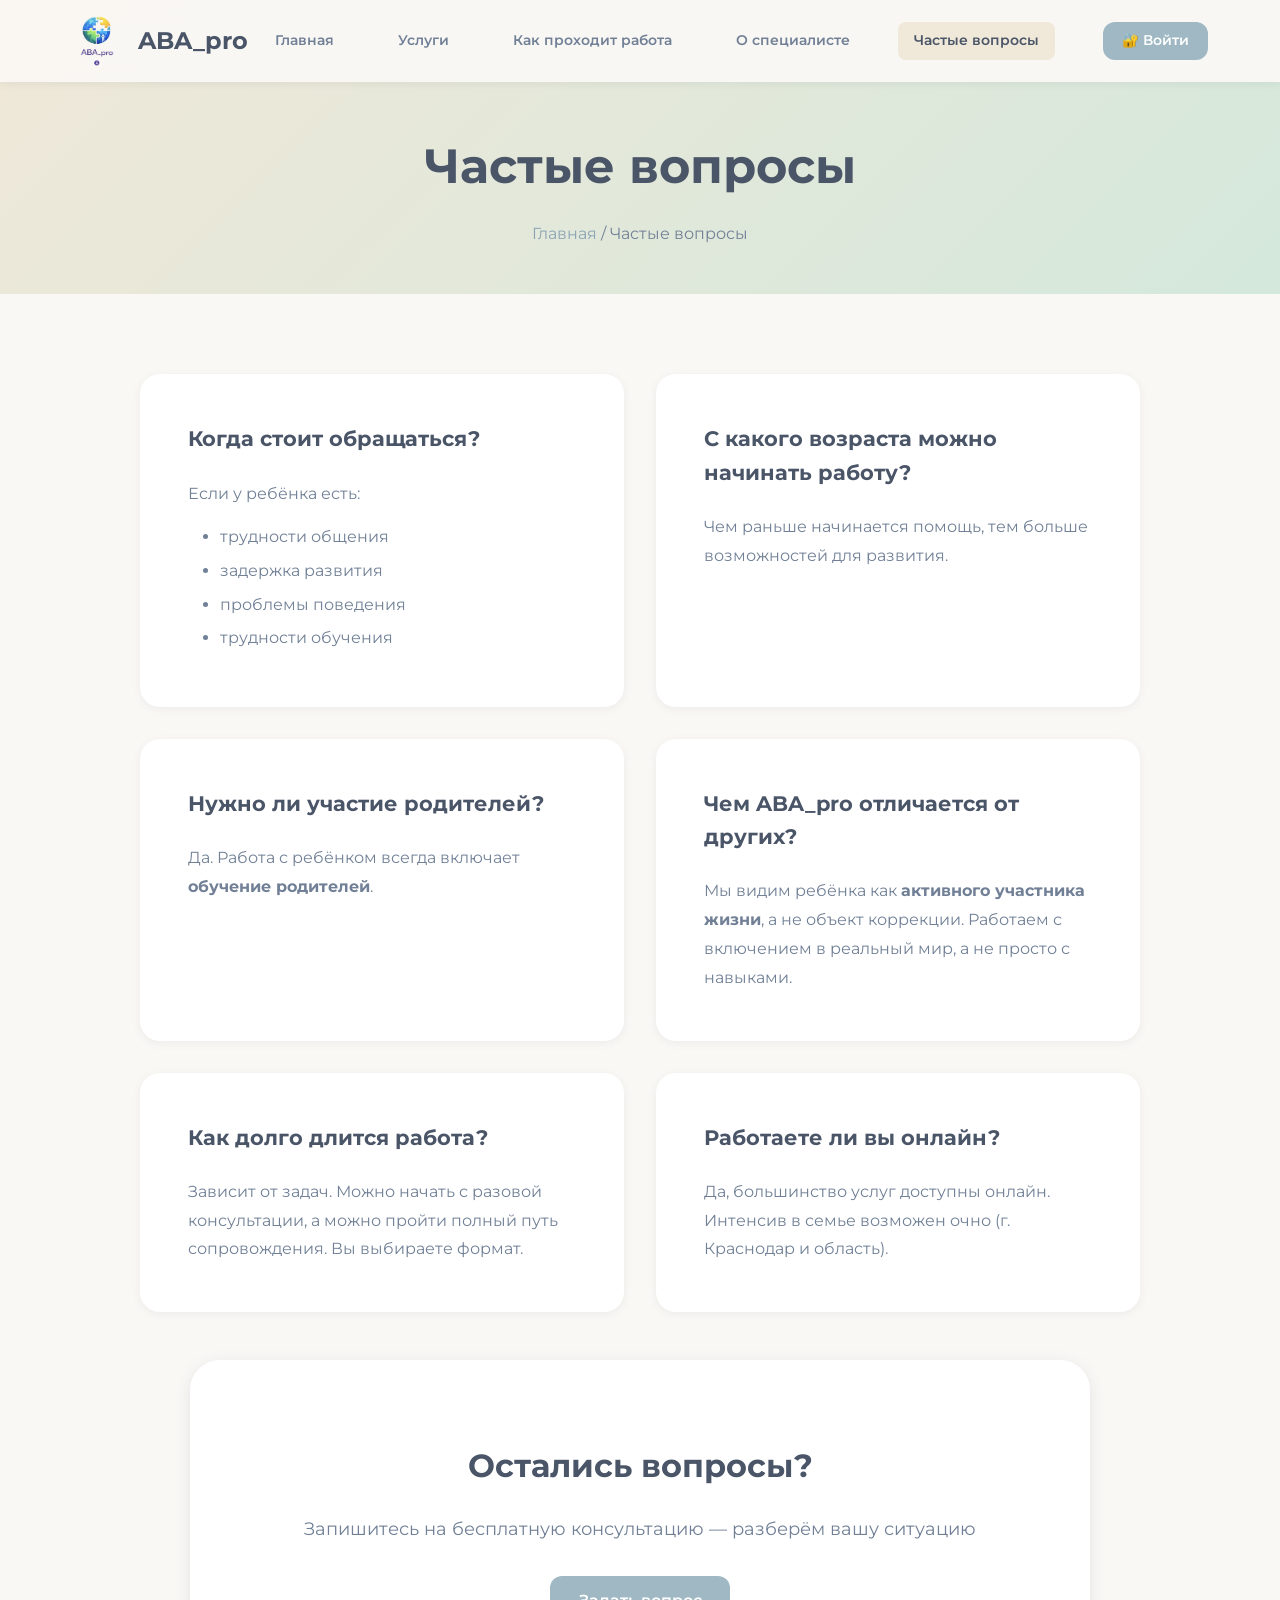
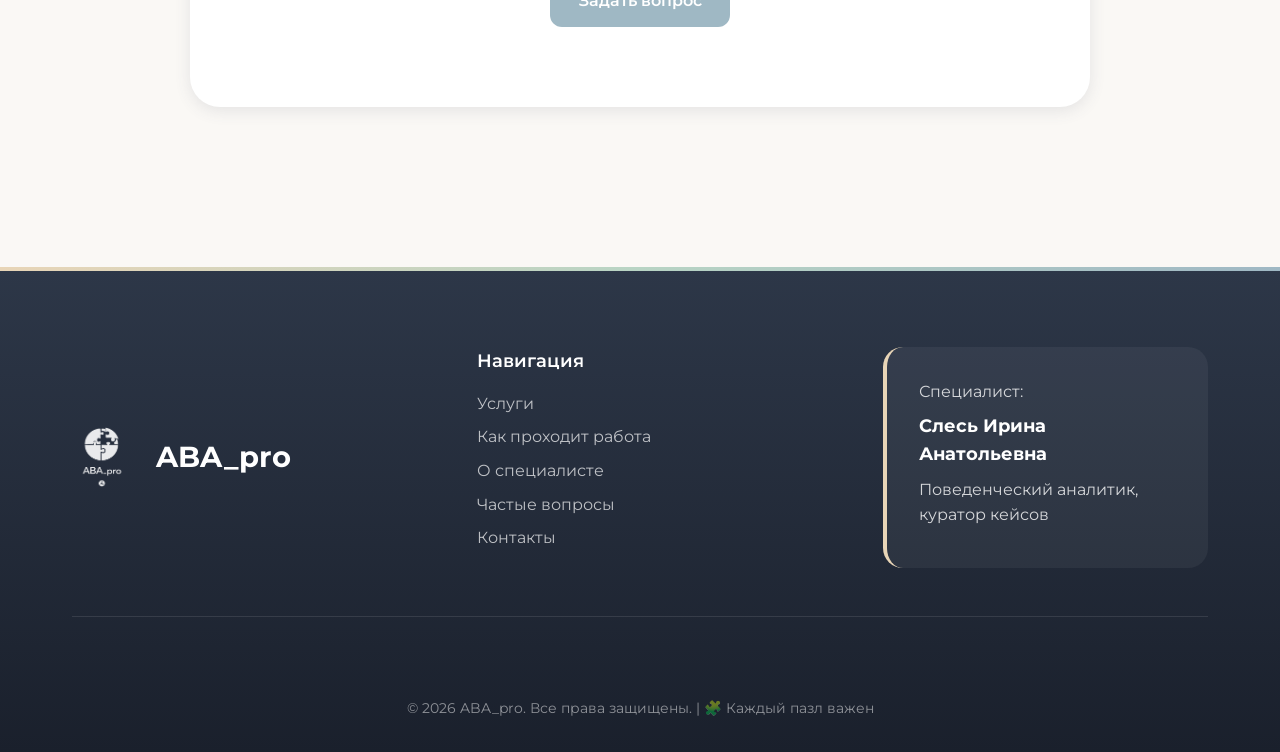
<file: faq.html>
<!DOCTYPE html>
<html lang="ru">
<head>
    <meta charset="UTF-8">
    <meta name="viewport" content="width=device-width, initial-scale=1.0">
    <meta name="description" content="Частые вопросы об ABA-терапии и работе ABA_pro">
    <title>Частые вопросы — ABA_pro</title>
    <link rel="stylesheet" href="style.css">
    <link href="https://fonts.googleapis.com/css2?family=Montserrat:wght@300;400;600;700&display=swap" rel="stylesheet">
</head>
<body>
    <nav class="navbar">
        <div class="container nav-container">
            <a href="index.html" class="logo">
                <img src="images\ЛОГОТИП №2.png" alt="ABA_pro" class="logo-img">
                <span class="logo-text">ABA_pro</span>
            </a>
            <ul class="nav-menu">
    <li><a href="index.html" class="nav-link active">Главная</a></li>
    <li><a href="services.html" class="nav-link">Услуги</a></li>
    <li><a href="program.html" class="nav-link">Как проходит работа</a></li>
    <li><a href="about.html" class="nav-link">О специалисте</a></li>
    <li><a href="faq.html" class="nav-link">Частые вопросы</a></li>
    <li><a href="login.html" class="btn btn-primary">🔐 Войти</a></li>
</ul>
            <div class="hamburger"><span></span><span></span><span></span></div>
        </div>
    </nav>

    <section class="page-header">
        <div class="container">
            <h1>Частые вопросы</h1>
            <p class="breadcrumb"><a href="index.html">Главная</a> / Частые вопросы</p>
        </div>
    </section>

    <section class="faq-section">
        <div class="container">
            <div class="faq-grid">
                <div class="faq-item">
                    <h3>Когда стоит обращаться?</h3>
                    <p>Если у ребёнка есть:</p>
                    <ul>
                        <li>трудности общения</li>
                        <li>задержка развития</li>
                        <li>проблемы поведения</li>
                        <li>трудности обучения</li>
                    </ul>
                </div>

                <div class="faq-item">
                    <h3>С какого возраста можно начинать работу?</h3>
                    <p>Чем раньше начинается помощь, тем больше возможностей для развития.</p>
                </div>

                <div class="faq-item">
                    <h3>Нужно ли участие родителей?</h3>
                    <p>Да. Работа с ребёнком всегда включает <strong>обучение родителей</strong>.</p>
                </div>

                <div class="faq-item">
                    <h3>Чем ABA_pro отличается от других?</h3>
                    <p>Мы видим ребёнка как <strong>активного участника жизни</strong>, а не объект коррекции. Работаем с включением в реальный мир, а не просто с навыками.</p>
                </div>

                <div class="faq-item">
                    <h3>Как долго длится работа?</h3>
                    <p>Зависит от задач. Можно начать с разовой консультации, а можно пройти полный путь сопровождения. Вы выбираете формат.</p>
                </div>

                <div class="faq-item">
                    <h3>Работаете ли вы онлайн?</h3>
                    <p>Да, большинство услуг доступны онлайн. Интенсив в семье возможен очно (г. Краснодар и область).</p>
                </div>
            </div>

            <div class="faq-cta">
                <h2>Остались вопросы?</h2>
                <p>Запишитесь на бесплатную консультацию — разберём вашу ситуацию</p>
                <a href="contacts.html" class="btn btn-primary btn-large">Задать вопрос</a>
            </div>
        </div>
    </section>

    <footer class="footer">
        <div class="container">
            <div class="footer-content">
                <div class="footer-logo">
                    <img src="images\ЛОГОТИП №2.png" alt="ABA_pro" class="logo-img">
                    <span class="logo-text">ABA_pro</span>
                </div>
                <div class="footer-links">
                    <h4>Навигация</h4>
                    <a href="services.html">Услуги</a>
                    <a href="process.html">Как проходит работа</a>
                    <a href="about.html">О специалисте</a>
                    <a href="faq.html">Частые вопросы</a>
                    <a href="contacts.html">Контакты</a>
                </div>
                <div class="footer-specialist">
                    <p>Специалист:</p>
                    <p><strong>Слесь Ирина Анатольевна</strong></p>
                    <p>Поведенческий аналитик, куратор кейсов</p>
                </div>
            </div>
            <div class="footer-bottom">
                <p>&copy; 2026 ABA_pro. Все права защищены. | 🧩 Каждый пазл важен</p>
            </div>
        </div>
    </footer>

    <script src="script.js"></script>
</body>
</html>
</file>
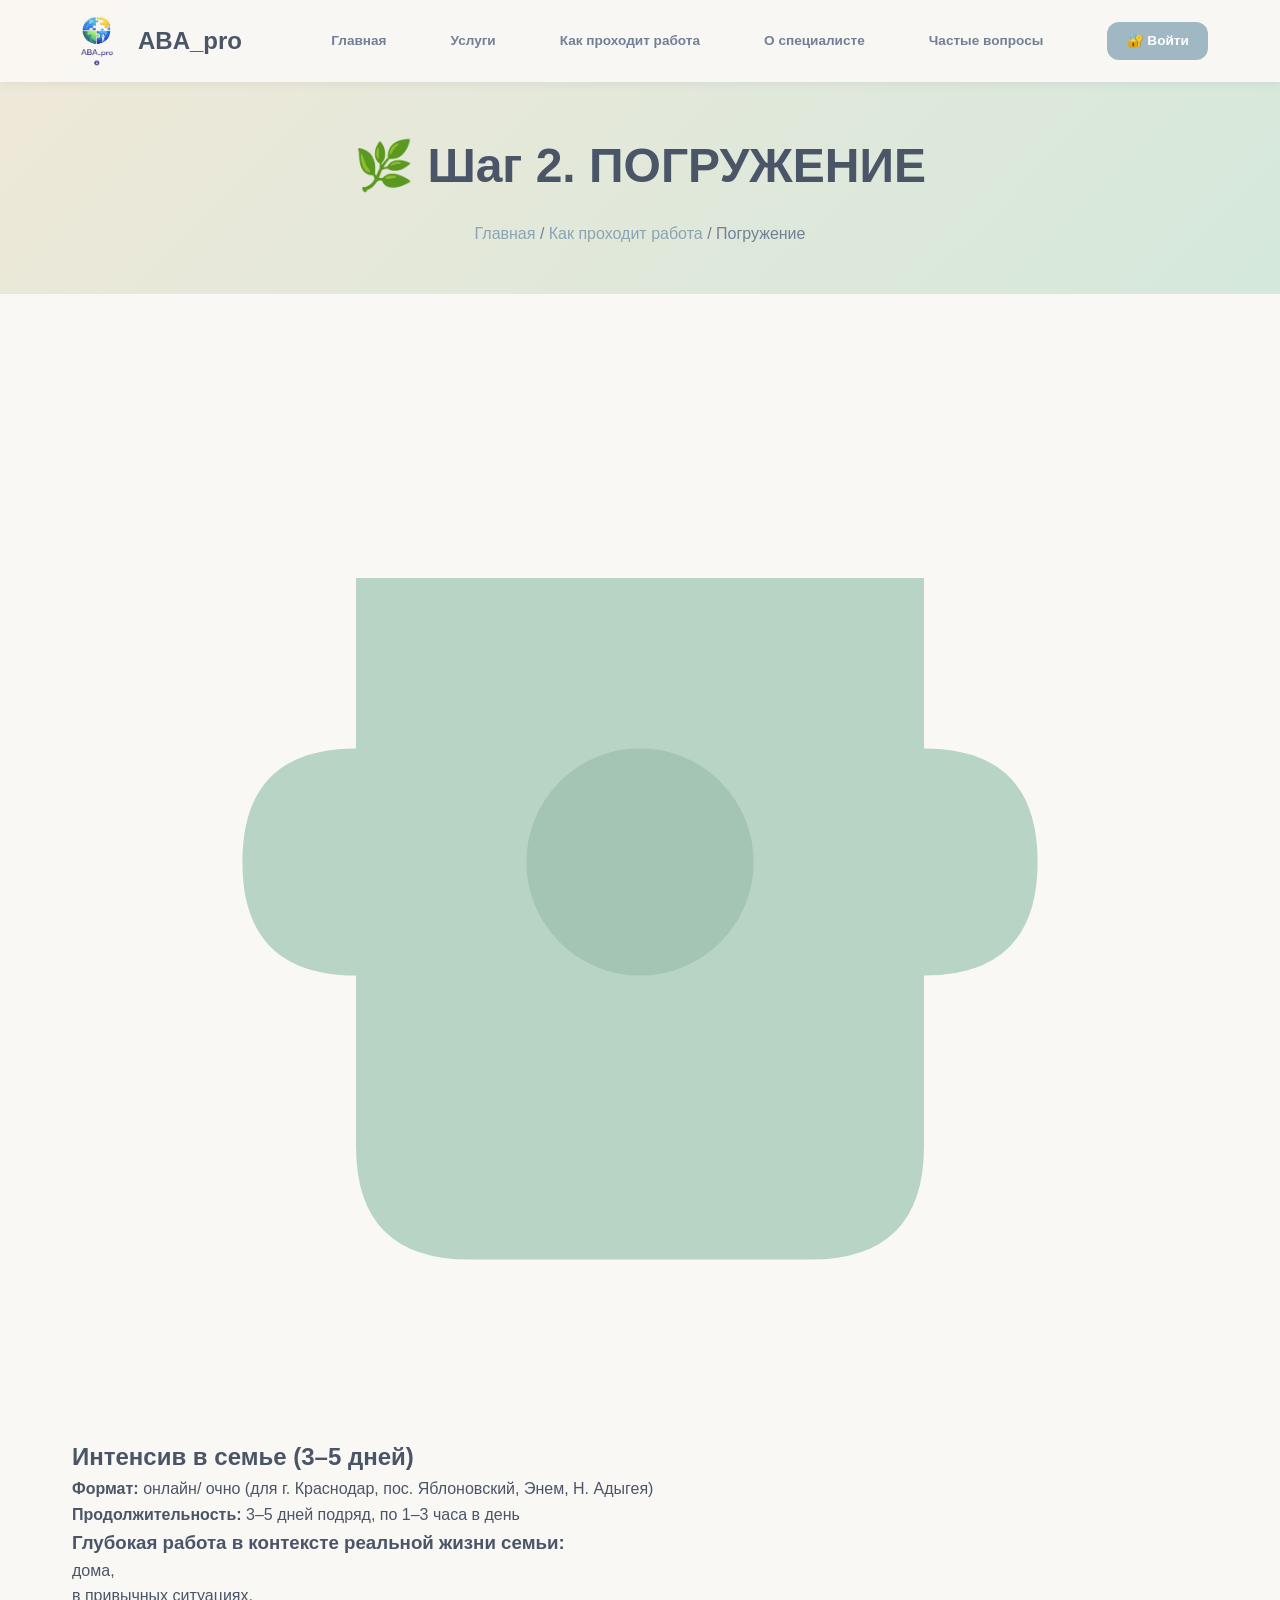
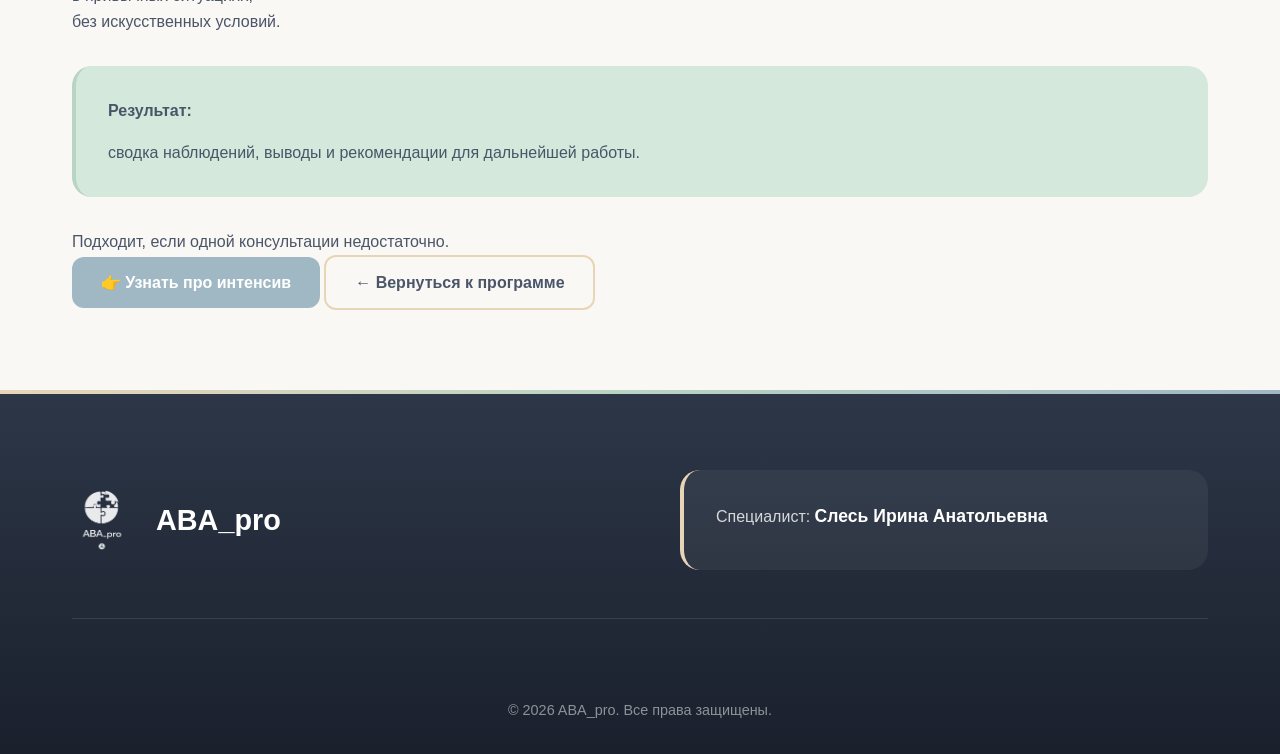
<file: immersion.html>
<!DOCTYPE html>
<html lang="ru">
<head>
    <meta charset="UTF-8">
    <meta name="viewport" content="width=device-width, initial-scale=1.0">
    <title>Погружение — Интенсив в семье | ABA_pro</title>
    <link rel="stylesheet" href="style.css">
    <link href="https://fonts.googleapis.com/css2?family=Nunito:wght@300;400;600;700&display=swap" rel="stylesheet">
</head>
<body>
    <nav class="navbar">
        <div class="container nav-container">
            <a href="index.html" class="logo">
                <img src="images\ЛОГОТИП №2.png" alt="ABA_pro" class="logo-img">
                <span class="logo-text">ABA_pro</span>
            </a>
            <ul class="nav-menu">
    <li><a href="index.html" class="nav-link active">Главная</a></li>
    <li><a href="services.html" class="nav-link">Услуги</a></li>
    <li><a href="program.html" class="nav-link">Как проходит работа</a></li>
    <li><a href="about.html" class="nav-link">О специалисте</a></li>
    <li><a href="faq.html" class="nav-link">Частые вопросы</a></li>
    <li><a href="login.html" class="btn btn-primary">🔐 Войти</a></li>
</ul>
            <div class="hamburger"><span></span><span></span><span></span></div>
        </div>
    </nav>

    <section class="page-header">
        <div class="container">
            <h1>🌿 Шаг 2. ПОГРУЖЕНИЕ</h1>
            <p class="breadcrumb"><a href="index.html">Главная</a> / <a href="program.html">Как проходит работа</a> / Погружение</p>
        </div>
    </section>

    <section class="step-detail-page">
        <div class="container">
            <div class="step-detail-content">
                <div class="step-icon-large">
                    <svg viewBox="0 0 100 100" class="puzzle-svg">
                        <path d="M 25,25 L 75,25 L 75,40 Q 85,40 85,50 Q 85,60 75,60 L 75,75 Q 75,85 65,85 L 35,85 Q 25,85 25,75 L 25,60 Q 15,60 15,50 Q 15,40 25,40 Z" fill="#B8D4C4"/>
                        <circle cx="50" cy="50" r="10" fill="#A4C4B4"/>
                    </svg>
                </div>

                <h2>Интенсив в семье (3–5 дней)</h2>
                
                <div class="step-info-block">
                    <div class="info-item">
                        <strong>Формат:</strong> онлайн/ очно (для г. Краснодар, пос. Яблоновский, Энем, Н. Адыгея)
                    </div>
                    <div class="info-item">
                        <strong>Продолжительность:</strong> 3–5 дней подряд, по 1–3 часа в день
                    </div>
                </div>

                <div class="step-description">
                    <h3>Глубокая работа в контексте реальной жизни семьи:</h3>
                    <ul class="detail-list">
                        <li>дома,</li>
                        <li>в привычных ситуациях,</li>
                        <li>без искусственных условий.</li>
                    </ul>

                    <div class="result-block">
                        <h4>Результат:</h4>
                        <p>сводка наблюдений, выводы и рекомендации для дальнейшей работы.</p>
                    </div>

                    <p class="note">Подходит, если одной консультации недостаточно.</p>
                </div>

                <div class="step-cta">
                    <a href="contacts.html" class="btn btn-primary btn-large">👉 Узнать про интенсив</a>
                    <a href="program.html" class="btn btn-secondary btn-large">← Вернуться к программе</a>
                </div>
            </div>
        </div>
    </section>

    <footer class="footer">
        <div class="container">
            <div class="footer-content">
                <div class="footer-logo"><img src="images\ЛОГОТИП №2.png" alt="ABA_pro" class="logo-img"><span class="logo-text">ABA_pro</span></div>
                <div class="footer-specialist"><p>Специалист: <strong>Слесь Ирина Анатольевна</strong></p></div>
            </div>
            <div class="footer-bottom"><p>&copy; 2026 ABA_pro. Все права защищены.</p></div>
        </div>
    </footer>
    <script src="script.js"></script>
</body>
</html>
</file>
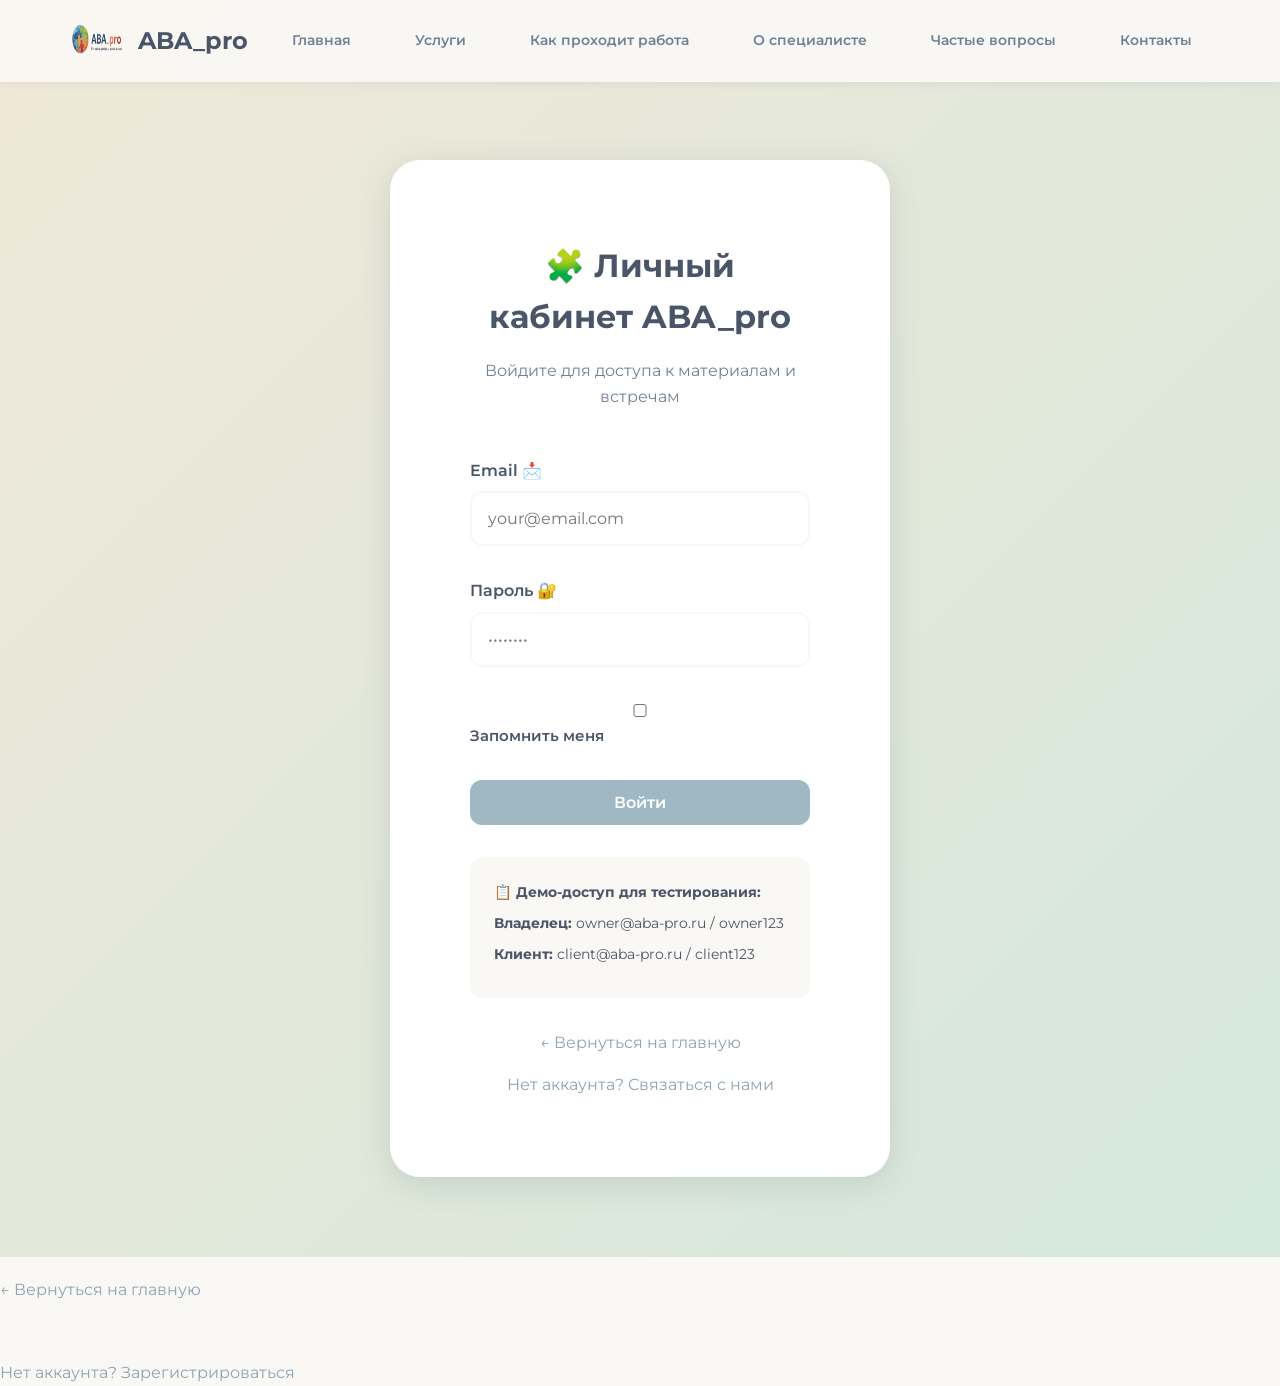
<file: login.html>
<!DOCTYPE html>
<html lang="ru">
<head>
    <meta charset="UTF-8">
    <meta name="viewport" content="width=device-width, initial-scale=1.0">
    <title>Вход в личный кабинет — ABA_pro</title>
    <link rel="stylesheet" href="style.css">
    <link href="https://fonts.googleapis.com/css2?family=Montserrat:wght@300;400;600;700&display=swap" rel="stylesheet">
</head>
<body>
    <nav class="navbar">
        <div class="container nav-container">
            <a href="index.html" class="logo">
                <img src="images/Лого.png" alt="ABA_pro" class="logo-img">
                <span class="logo-text">ABA_pro</span>
            </a>
            <ul class="nav-menu">
                <li><a href="index.html" class="nav-link">Главная</a></li>
                <li><a href="services.html" class="nav-link">Услуги</a></li>
                <li><a href="program.html" class="nav-link">Как проходит работа</a></li>
                <li><a href="about.html" class="nav-link">О специалисте</a></li>
                <li><a href="faq.html" class="nav-link">Частые вопросы</a></li>
                <li><a href="contacts.html" class="nav-link">Контакты</a></li>
            </ul>
        </div>
    </nav>

    <section class="login-section">
        <div class="container">
            <div class="login-wrapper">
                <div class="login-card">
                    <h1>🧩 Личный кабинет ABA_pro</h1>
                    <p class="login-subtitle">Войдите для доступа к материалам и встречам</p>
                    
                    <form id="loginForm" class="login-form">
                        <div class="form-group">
                            <label for="email">Email 📩</label>
                            <input type="email" id="email" name="email" placeholder="your@email.com" required>
                        </div>
                        
                        <div class="form-group">
                            <label for="password">Пароль 🔐</label>
                            <input type="password" id="password" name="password" placeholder="••••••••" required>
                        </div>
                        
                        <div class="form-group">
                            <label class="checkbox-label">
                                <input type="checkbox" id="remember" name="remember">
                                <span>Запомнить меня</span>
                            </label>
                        </div>
                        
                        <button type="submit" class="btn btn-primary btn-full btn-large">Войти</button>
                        
                        <div class="login-demo">
                            <p><strong>📋 Демо-доступ для тестирования:</strong></p>
                            <p><strong>Владелец:</strong> owner@aba-pro.ru / owner123</p>
                            <p><strong>Клиент:</strong> client@aba-pro.ru / client123</p>
                        </div>
                    </form>
                    
                    <div id="loginError" class="error-message" style="display: none;">
                        <p>❌ Неверный email или пароль</p>
                    </div>
                    
                    <div class="login-links">
                        <a href="index.html">← Вернуться на главную</a>
                        <a href="contacts.html">Нет аккаунта? Связаться с нами</a>
                    </div>
                </div>
            </div>
        </div>
    </section>

    <script>
        const loginForm = document.getElementById('loginForm');
        const loginError = document.getElementById('loginError');
        
        loginForm.addEventListener('submit', function(e) {
            e.preventDefault();
            
            const email = document.getElementById('email').value;
            const password = document.getElementById('password').value;
            const remember = document.getElementById('remember').checked;
            
            // Проверка владельца
            if (email === 'owner@aba-pro.ru' && password === 'owner123') {
                localStorage.setItem('aba_user', JSON.stringify({
                    id: 'owner',
                    email: email,
                    role: 'owner',
                    name: 'Слесь Ирина Анатольевна'
                }));
                if (remember) {
                    localStorage.setItem('aba_remember', 'true');
                }
                window.location.href = 'dashboard-owner.html';
                return;
            }
            
            // Проверка клиента
            if (email === 'client@aba-pro.ru' && password === 'client123') {
                localStorage.setItem('aba_user', JSON.stringify({
                    id: 'client1',
                    email: email,
                    role: 'client',
                    name: 'Иванова Мария'
                }));
                if (remember) {
                    localStorage.setItem('aba_remember', 'true');
                }
                window.location.href = 'dashboard-client.html';
                return;
            }
            
            // Ошибка
            loginError.style.display = 'block';
        });
        
        // Авто-вход если запомнили
        if (localStorage.getItem('aba_remember') === 'true') {
            const user = JSON.parse(localStorage.getItem('aba_user'));
            if (user) {
                if (user.role === 'owner') {
                    window.location.href = 'dashboard-owner.html';
                } else if (user.role === 'client') {
                    window.location.href = 'dashboard-client.html';
                }
            }
        }
    </script>
    </html>
<div class="login-links" style="margin-top: 20px;">
    <a href="index.html">← Вернуться на главную</a>
    <br>
    <a href="register.html">Нет аккаунта? Зарегистрироваться</a>
</div>
</body>
</file>
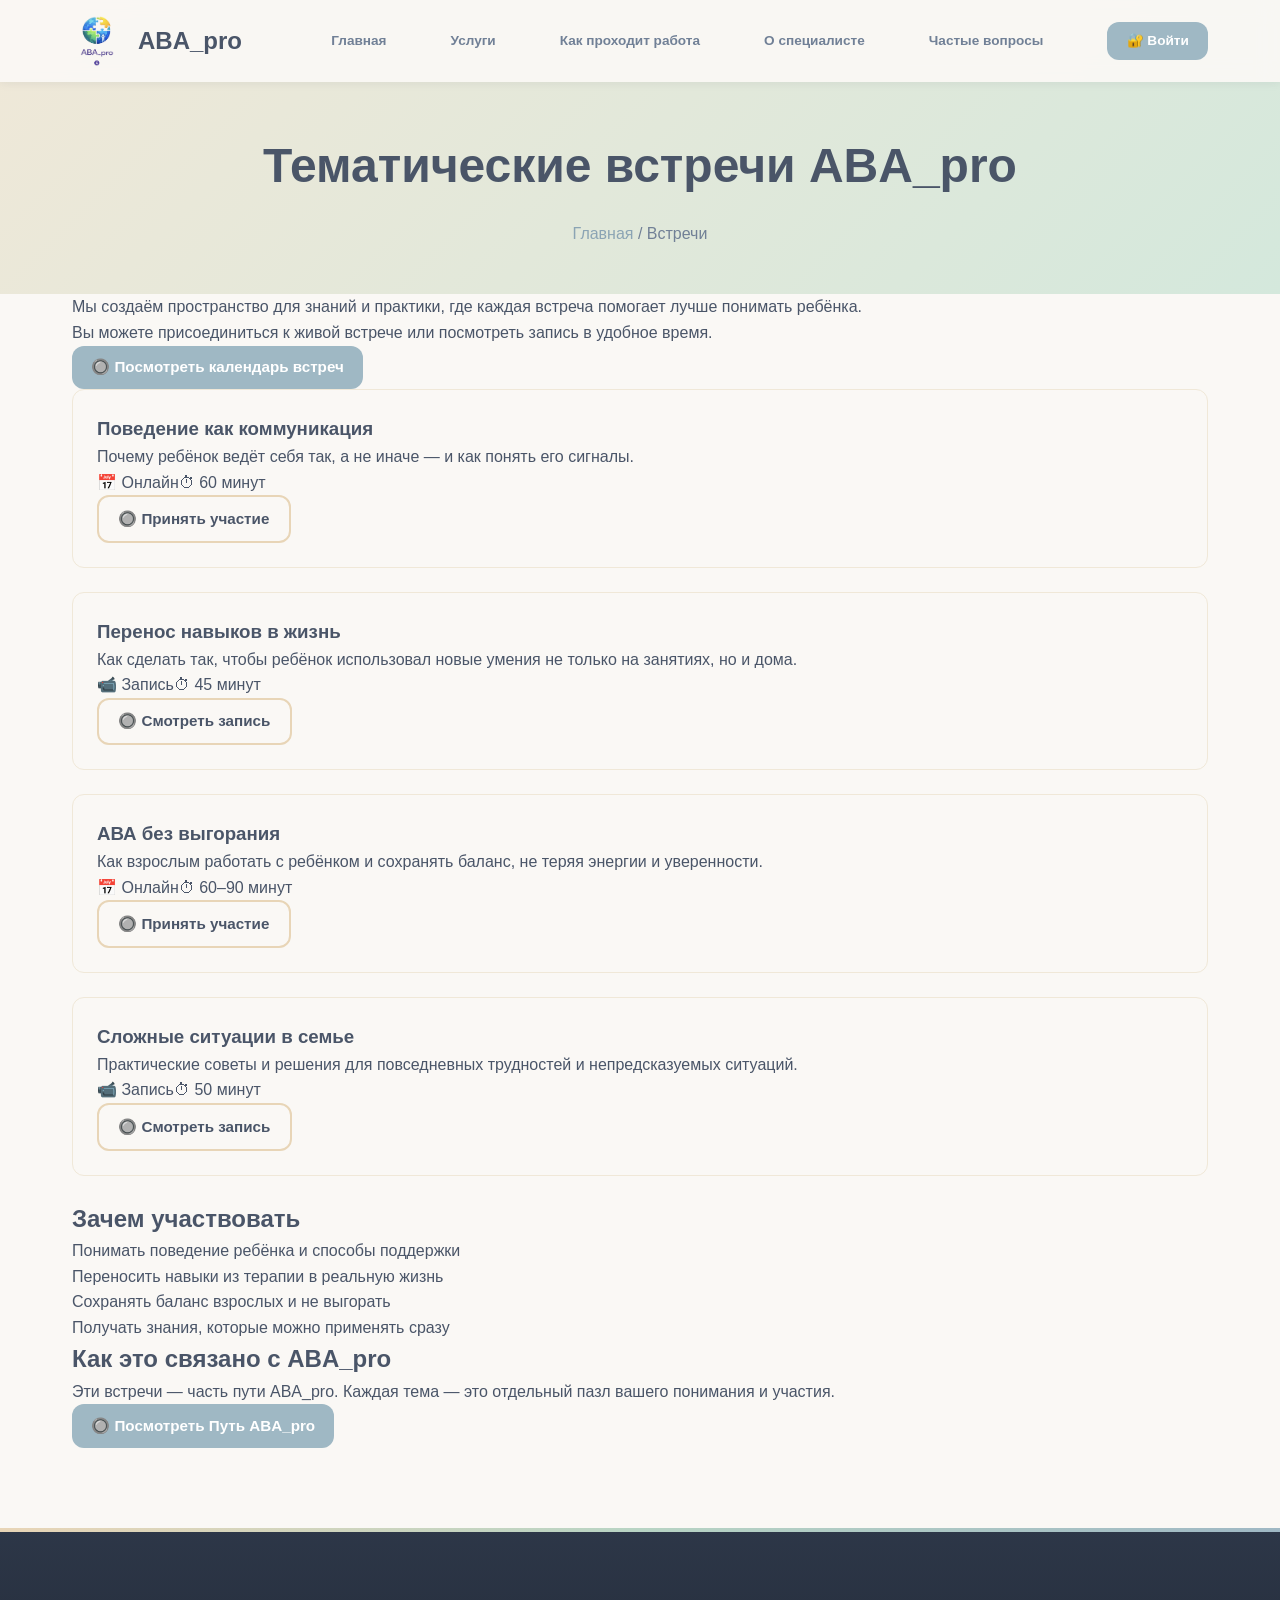
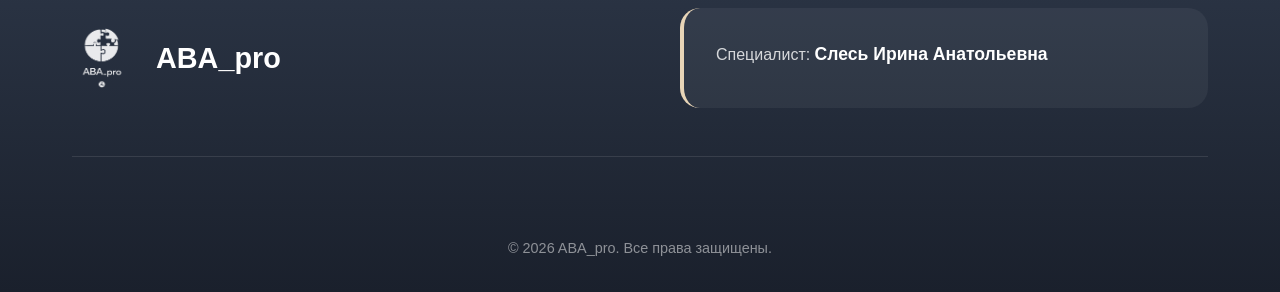
<file: meetings.html>
<!DOCTYPE html>
<html lang="ru">
<head>
    <meta charset="UTF-8">
    <meta name="viewport" content="width=device-width, initial-scale=1.0">
    <title>Тематические встречи — ABA_pro</title>
    <link rel="stylesheet" href="style.css">
    <link href="https://fonts.googleapis.com/css2?family=Nunito:wght@300;400;600;700&display=swap" rel="stylesheet">
</head>
<body>
    <nav class="navbar">
        <div class="container nav-container">
            <a href="index.html" class="logo">
                <img src="images\ЛОГОТИП №2.png" alt="ABA_pro" class="logo-img">
                <span class="logo-text">ABA_pro</span>
            </a>
            <ul class="nav-menu">
    <li><a href="index.html" class="nav-link active">Главная</a></li>
    <li><a href="services.html" class="nav-link">Услуги</a></li>
    <li><a href="program.html" class="nav-link">Как проходит работа</a></li>
    <li><a href="about.html" class="nav-link">О специалисте</a></li>
    <li><a href="faq.html" class="nav-link">Частые вопросы</a></li>
    <li><a href="login.html" class="btn btn-primary">🔐 Войти</a></li>
</ul>
            <div class="hamburger"><span></span><span></span><span></span></div>
        </div>
    </nav>

    <section class="page-header">
        <div class="container">
            <h1>Тематические встречи ABA_pro</h1>
            <p class="breadcrumb"><a href="index.html">Главная</a> / Встречи</p>
        </div>
    </section>

    <section class="meetings-intro">
        <div class="container">
            <p class="lead">Мы создаём пространство для знаний и практики, где каждая встреча помогает лучше понимать ребёнка.</p>
            <p>Вы можете присоединиться к живой встрече или посмотреть запись в удобное время.</p>
            <a href="#calendar" class="btn btn-primary">🔘 Посмотреть календарь встреч</a>
        </div>
    </section>

    <section class="meetings-grid" id="calendar">
        <div class="container">
            <div class="meeting-card">
                <div class="card-puzzle"></div>
                <h3>Поведение как коммуникация</h3>
                <p>Почему ребёнок ведёт себя так, а не иначе — и как понять его сигналы.</p>
                <div class="card-meta"><span>📅 Онлайн</span><span>⏱ 60 минут</span></div>
                <a href="contacts.html" class="btn btn-secondary">🔘 Принять участие</a>
            </div>
            <div class="meeting-card">
                <div class="card-puzzle"></div>
                <h3>Перенос навыков в жизнь</h3>
                <p>Как сделать так, чтобы ребёнок использовал новые умения не только на занятиях, но и дома.</p>
                <div class="card-meta"><span>📹 Запись</span><span>⏱ 45 минут</span></div>
                <a href="#" class="btn btn-secondary">🔘 Смотреть запись</a>
            </div>
            <div class="meeting-card">
                <div class="card-puzzle"></div>
                <h3>АВА без выгорания</h3>
                <p>Как взрослым работать с ребёнком и сохранять баланс, не теряя энергии и уверенности.</p>
                <div class="card-meta"><span>📅 Онлайн</span><span>⏱ 60–90 минут</span></div>
                <a href="contacts.html" class="btn btn-secondary">🔘 Принять участие</a>
            </div>
            <div class="meeting-card">
                <div class="card-puzzle"></div>
                <h3>Сложные ситуации в семье</h3>
                <p>Практические советы и решения для повседневных трудностей и непредсказуемых ситуаций.</p>
                <div class="card-meta"><span>📹 Запись</span><span>⏱ 50 минут</span></div>
                <a href="#" class="btn btn-secondary">🔘 Смотреть запись</a>
            </div>
        </div>
    </section>

    <section class="why-useful-block">
        <div class="container">
            <h2>Зачем участвовать</h2>
            <ul class="useful-list">
                <li>Понимать поведение ребёнка и способы поддержки</li>
                <li>Переносить навыки из терапии в реальную жизнь</li>
                <li>Сохранять баланс взрослых и не выгорать</li>
                <li>Получать знания, которые можно применять сразу</li>
            </ul>
        </div>
    </section>

    <section class="connect-block">
        <div class="container">
            <h2>Как это связано с ABA_pro</h2>
            <p>Эти встречи — часть пути ABA_pro. Каждая тема — это отдельный пазл вашего понимания и участия.</p>
            <a href="program.html" class="btn btn-primary">🔘 Посмотреть Путь ABA_pro</a>
        </div>
    </section>

    <footer class="footer">
        <div class="container">
            <div class="footer-content">
                <div class="footer-logo"><img src="images\ЛОГОТИП №2.png" alt="ABA_pro" class="logo-img"><span class="logo-text">ABA_pro</span></div>
                <div class="footer-specialist"><p>Специалист: <strong>Слесь Ирина Анатольевна</strong></p></div>
            </div>
            <div class="footer-bottom"><p>&copy; 2026 ABA_pro. Все права защищены.</p></div>
        </div>
    </footer>
    <script src="script.js"></script>
</body>
</html>
</file>
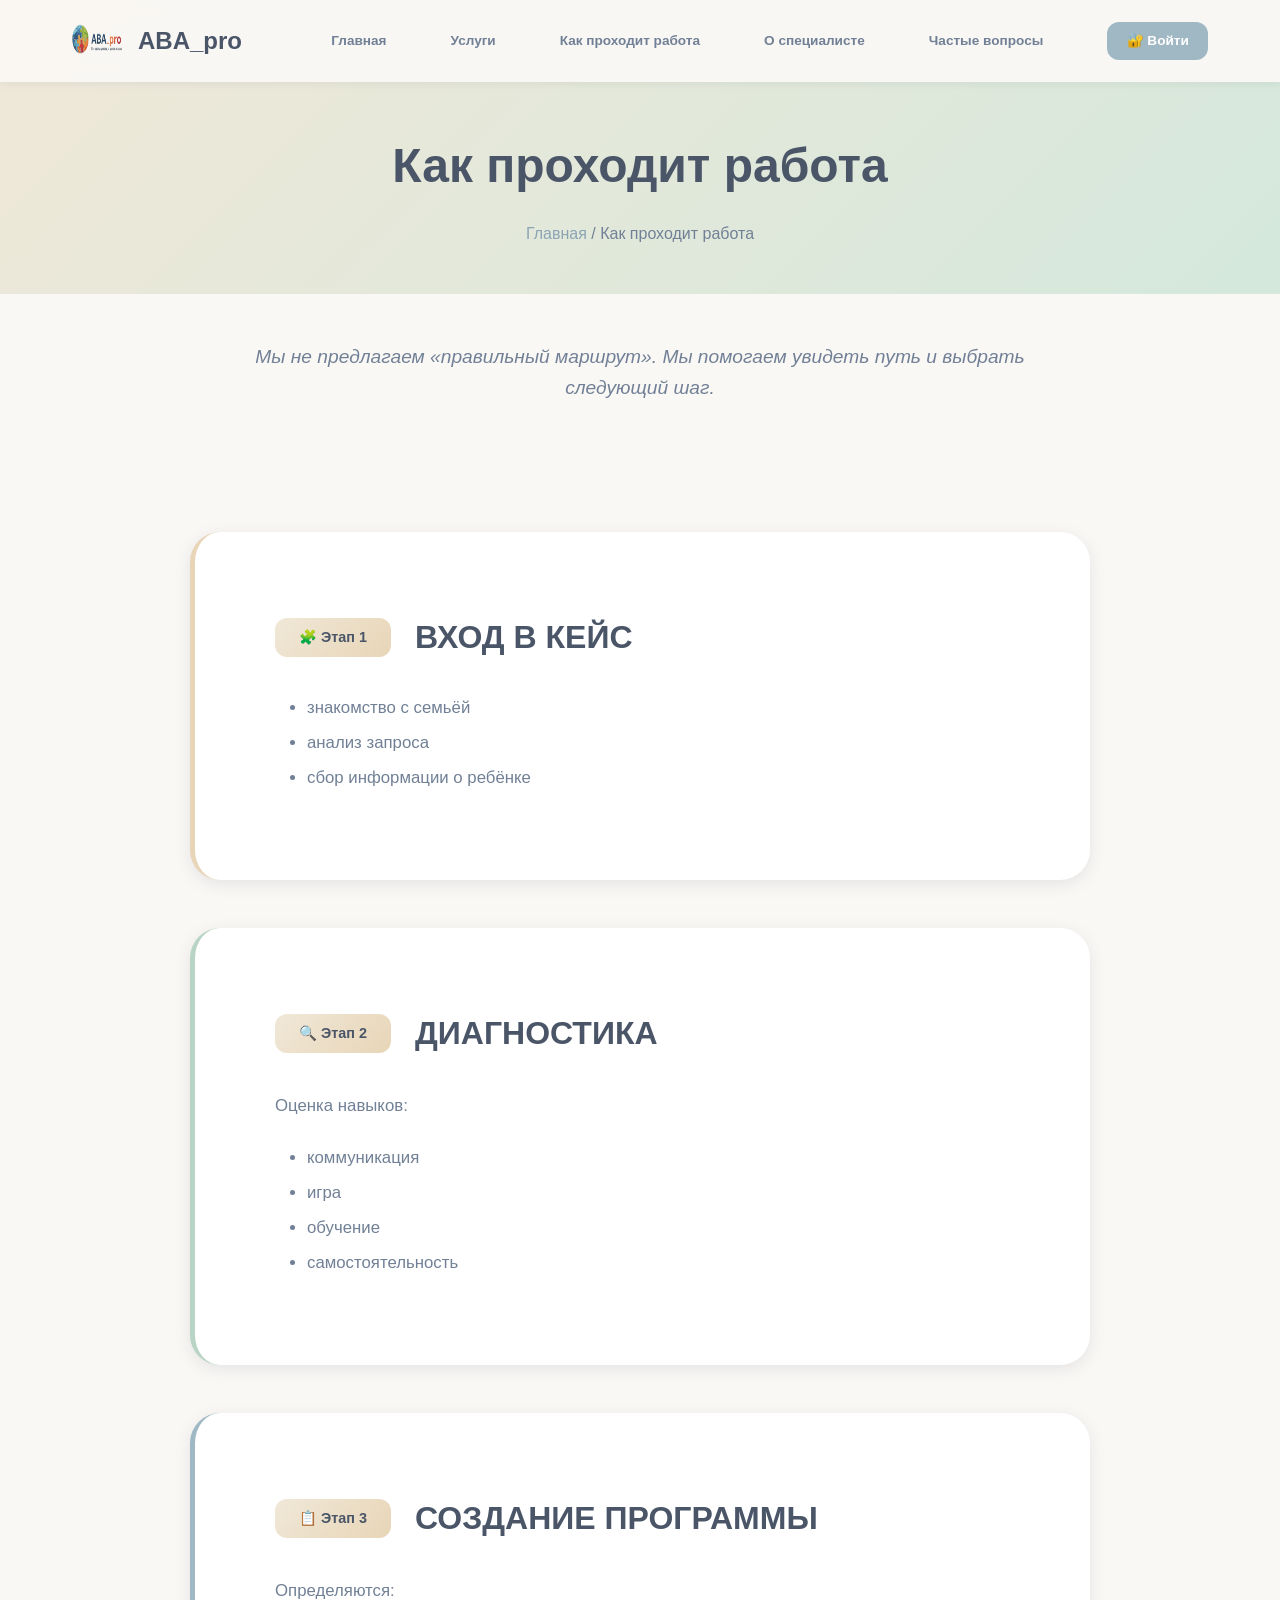
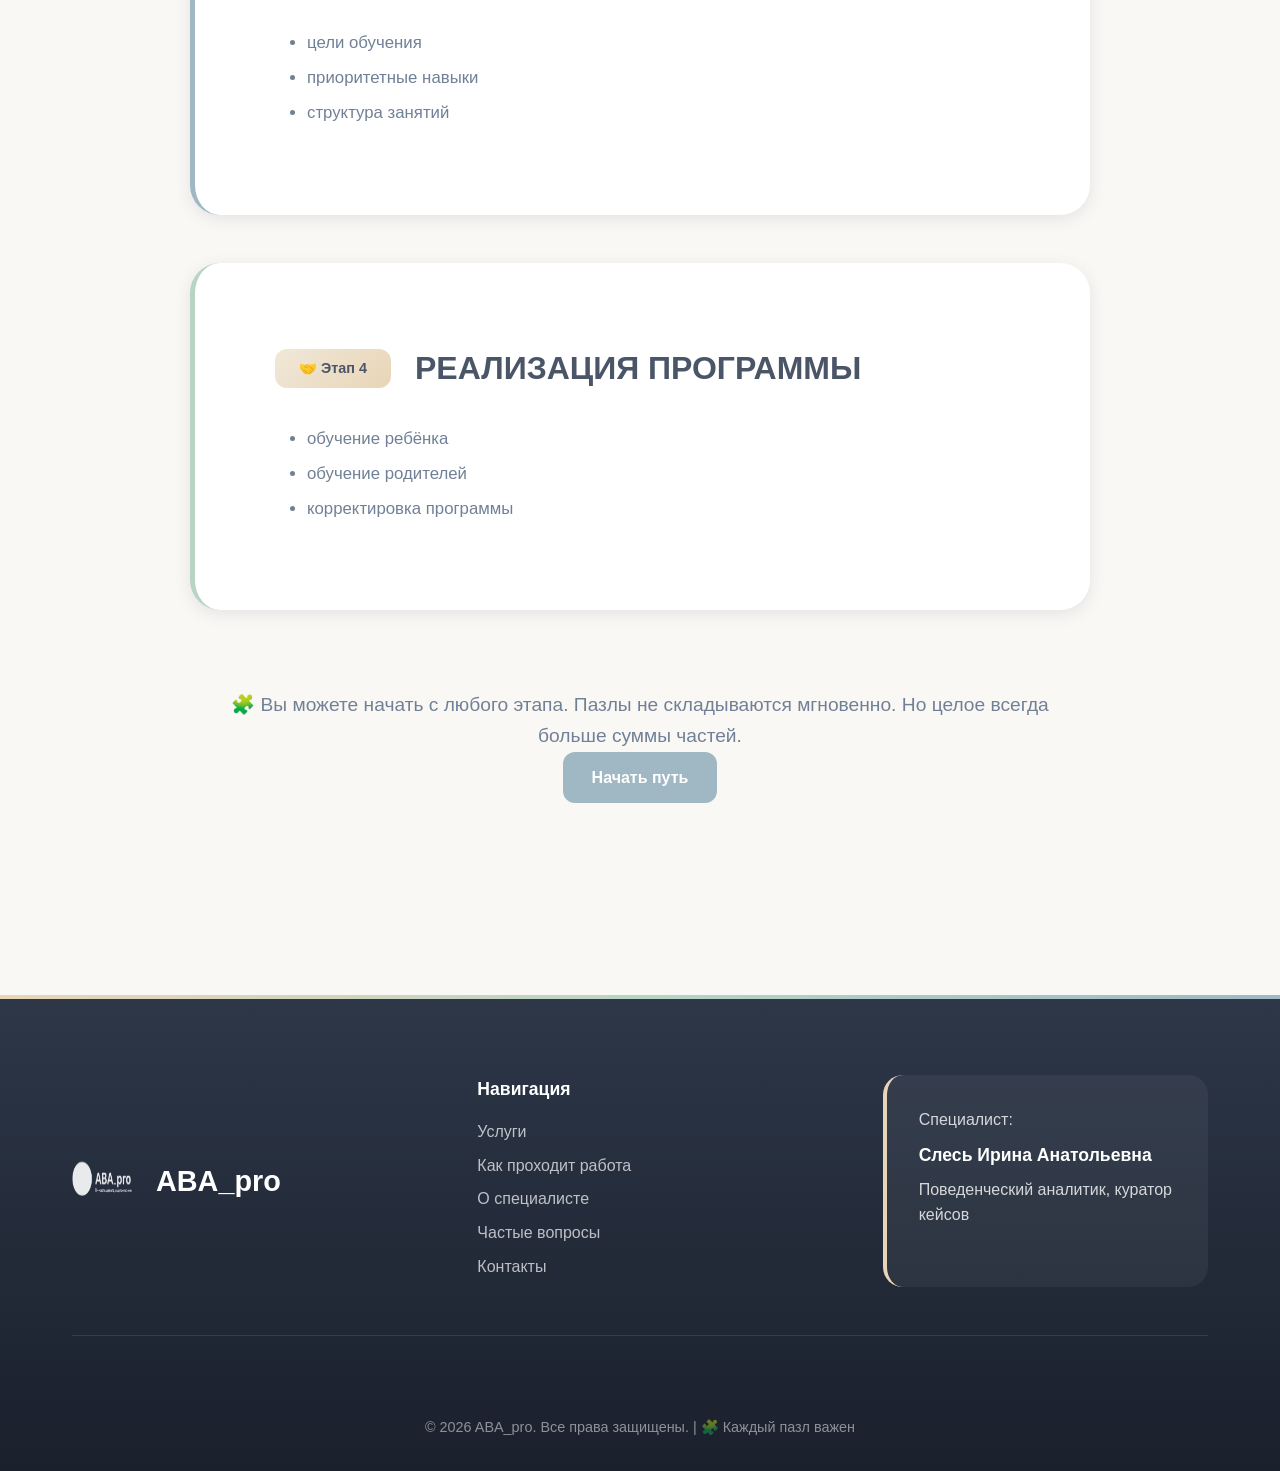
<file: process.html>
<!DOCTYPE html>
<html lang="ru">
<head>
    <meta charset="UTF-8">
    <meta name="viewport" content="width=device-width, initial-scale=1.0">
    <meta name="description" content="Как проходит работа с ABA_pro — 4 этапа пути">
    <title>Как проходит работа — ABA_pro</title>
    <link rel="stylesheet" href="style.css">
    <link href="https://fonts.googleapis.com/css2?family=Nunito:wght@300;400;600;700&display=swap" rel="stylesheet">
</head>
<body>
    <nav class="navbar">
        <div class="container nav-container">
            <a href="index.html" class="logo">
                <img src="images/Лого.png" alt="ABA_pro" class="logo-img">
                <span class="logo-text">ABA_pro</span>
            </a>
            <ul class="nav-menu">
    <li><a href="index.html" class="nav-link active">Главная</a></li>
    <li><a href="services.html" class="nav-link">Услуги</a></li>
    <li><a href="program.html" class="nav-link">Как проходит работа</a></li>
    <li><a href="about.html" class="nav-link">О специалисте</a></li>
    <li><a href="faq.html" class="nav-link">Частые вопросы</a></li>
    <li><a href="login.html" class="btn btn-primary">🔐 Войти</a></li>
</ul>
            <div class="hamburger"><span></span><span></span><span></span></div>
        </div>
    </nav>

    <section class="page-header">
        <div class="container">
            <h1>Как проходит работа</h1>
            <p class="breadcrumb"><a href="index.html">Главная</a> / Как проходит работа</p>
        </div>
    </section>

    <section class="process-intro">
        <div class="container">
            <p class="intro-text">Мы не предлагаем «правильный маршрут». Мы помогаем увидеть путь и выбрать следующий шаг.</p>
        </div>
    </section>

    <section class="process-steps">
        <div class="container">
            <div class="process-step">
                <div class="step-header">
                    <div class="step-badge">🧩 Этап 1</div>
                    <h2>ВХОД В КЕЙС</h2>
                </div>
                <div class="step-content">
                    <ul class="step-list">
                        <li>знакомство с семьёй</li>
                        <li>анализ запроса</li>
                        <li>сбор информации о ребёнке</li>
                    </ul>
                </div>
            </div>

            <div class="process-step">
                <div class="step-header">
                    <div class="step-badge">🔍 Этап 2</div>
                    <h2>ДИАГНОСТИКА</h2>
                </div>
                <div class="step-content">
                    <p>Оценка навыков:</p>
                    <ul class="step-list">
                        <li>коммуникация</li>
                        <li>игра</li>
                        <li>обучение</li>
                        <li>самостоятельность</li>
                    </ul>
                </div>
            </div>

            <div class="process-step">
                <div class="step-header">
                    <div class="step-badge">📋 Этап 3</div>
                    <h2>СОЗДАНИЕ ПРОГРАММЫ</h2>
                </div>
                <div class="step-content">
                    <p>Определяются:</p>
                    <ul class="step-list">
                        <li>цели обучения</li>
                        <li>приоритетные навыки</li>
                        <li>структура занятий</li>
                    </ul>
                </div>
            </div>

            <div class="process-step">
                <div class="step-header">
                    <div class="step-badge">🤝 Этап 4</div>
                    <h2>РЕАЛИЗАЦИЯ ПРОГРАММЫ</h2>
                </div>
                <div class="step-content">
                    <ul class="step-list">
                        <li>обучение ребёнка</li>
                        <li>обучение родителей</li>
                        <li>корректировка программы</li>
                    </ul>
                </div>
            </div>

            <div class="process-final-note">
                <p>🧩 Вы можете начать с любого этапа. Пазлы не складываются мгновенно. Но целое всегда больше суммы частей.</p>
                <a href="contacts.html" class="btn btn-primary btn-large">Начать путь</a>
            </div>
        </div>
    </section>

    <footer class="footer">
        <div class="container">
            <div class="footer-content">
                <div class="footer-logo">
                    <img src="images/Лого.png" alt="ABA_pro" class="logo-img">
                    <span class="logo-text">ABA_pro</span>
                </div>
                <div class="footer-links">
                    <h4>Навигация</h4>
                    <a href="services.html">Услуги</a>
                    <a href="process.html">Как проходит работа</a>
                    <a href="about.html">О специалисте</a>
                    <a href="faq.html">Частые вопросы</a>
                    <a href="contacts.html">Контакты</a>
                </div>
                <div class="footer-specialist">
                    <p>Специалист:</p>
                    <p><strong>Слесь Ирина Анатольевна</strong></p>
                    <p>Поведенческий аналитик, куратор кейсов</p>
                </div>
            </div>
            <div class="footer-bottom">
                <p>&copy; 2026 ABA_pro. Все права защищены. | 🧩 Каждый пазл важен</p>
            </div>
        </div>
    </footer>

    <script src="script.js"></script>
</body>
</html>
</file>
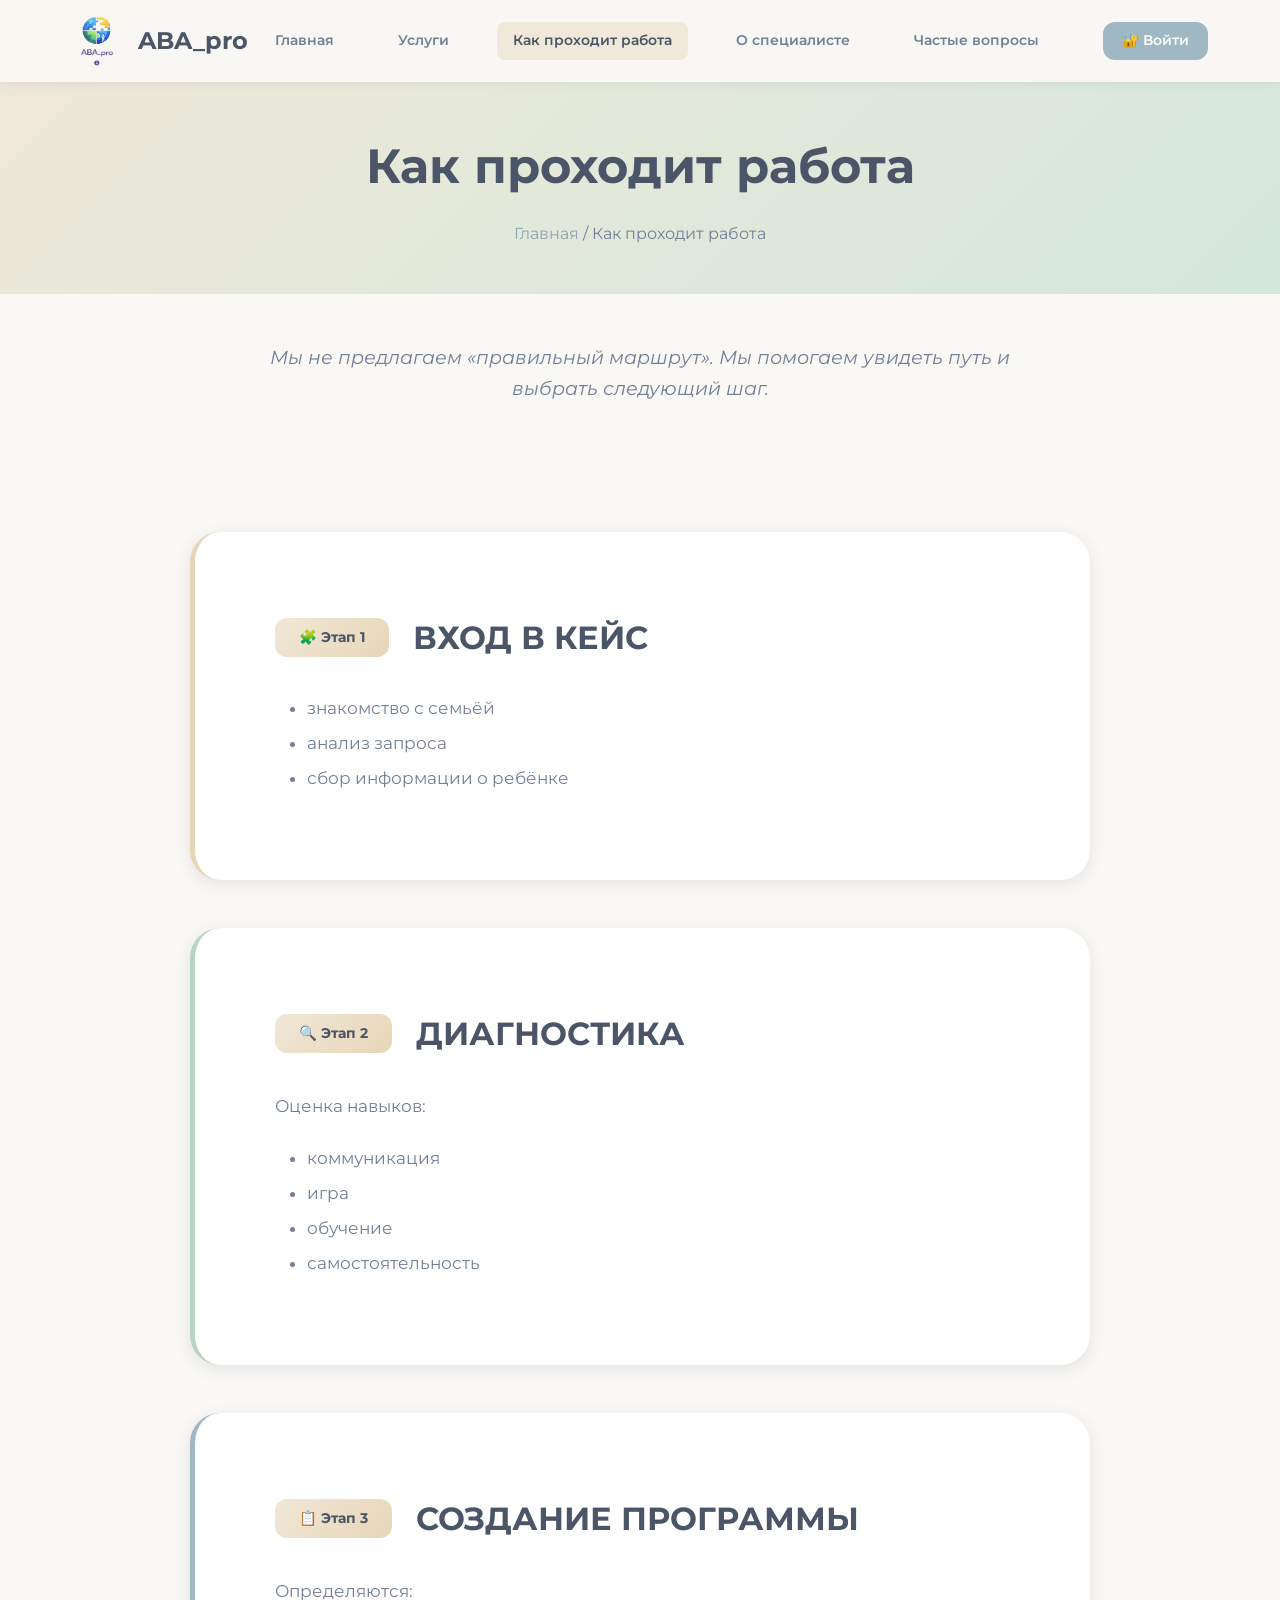
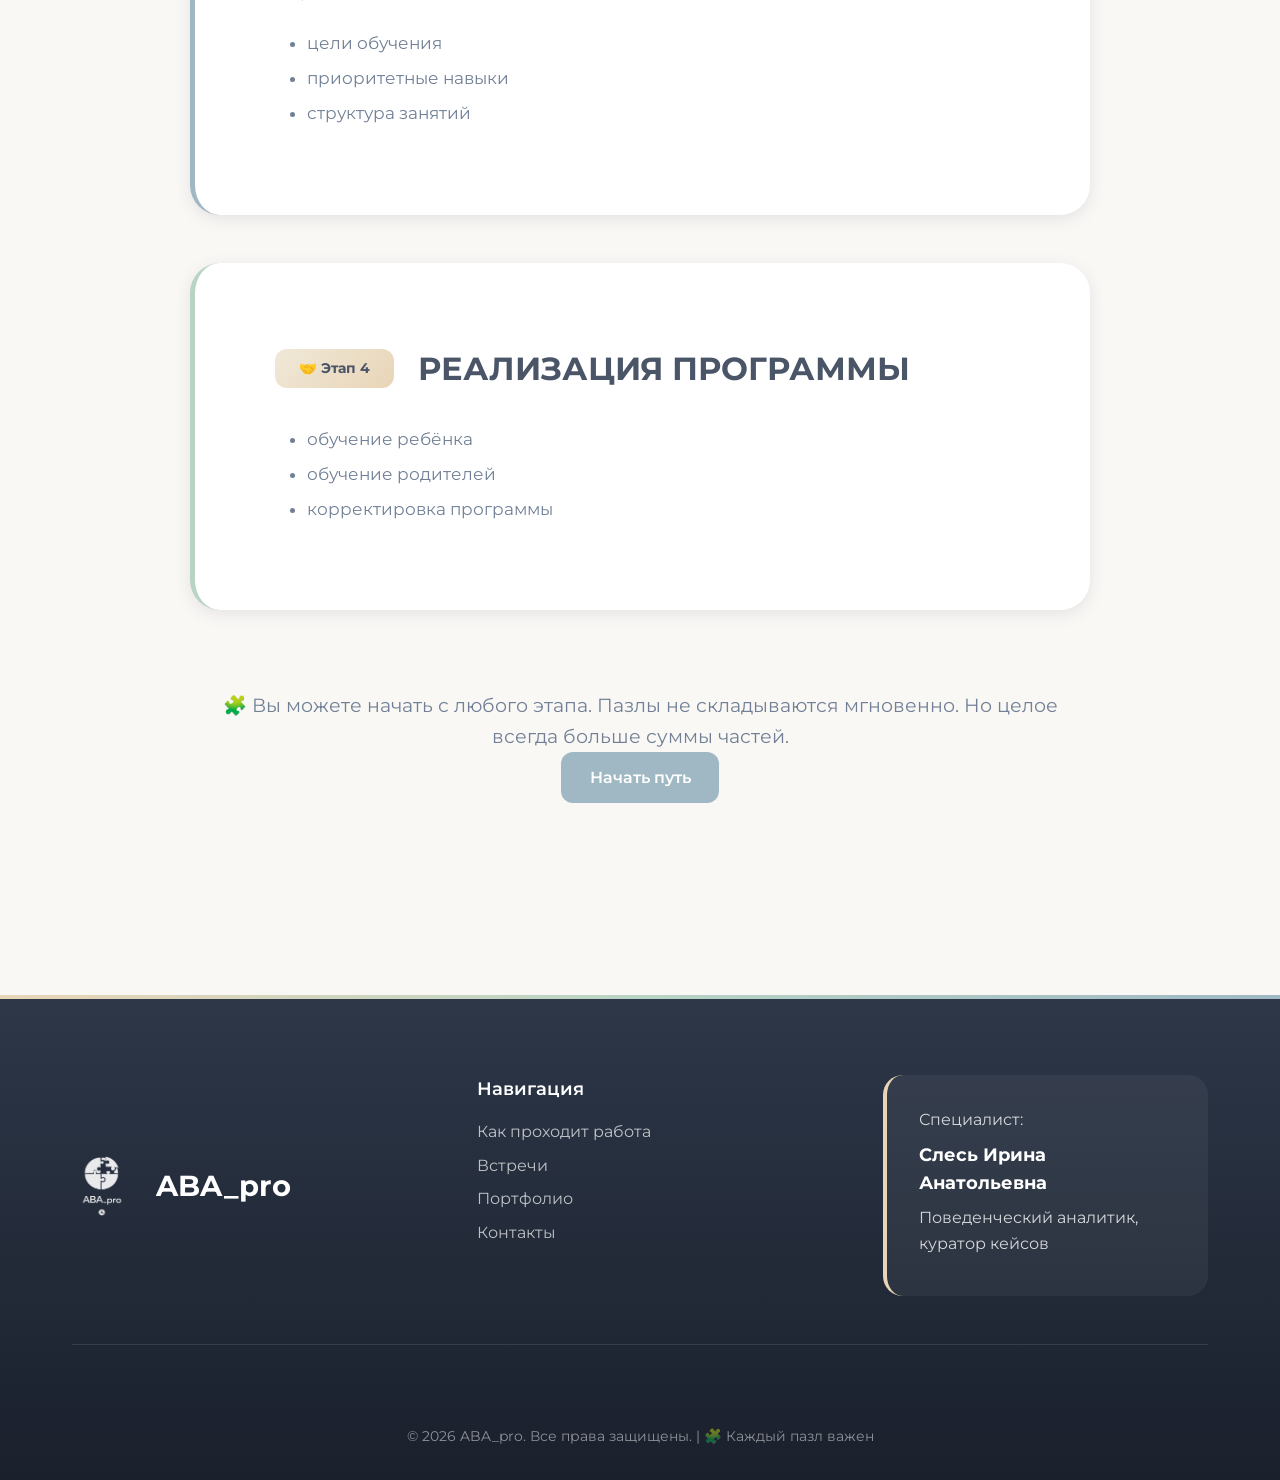
<file: program.html>
<!DOCTYPE html>
<html lang="ru">
<head>
    <meta charset="UTF-8">
    <meta name="viewport" content="width=device-width, initial-scale=1.0">
    <title>Как проходит работа — ABA_pro</title>
    <link rel="stylesheet" href="style.css">
    <link href="https://fonts.googleapis.com/css2?family=Montserrat:wght@300;400;600;700&display=swap" rel="stylesheet">
</head>
<body>
    <nav class="navbar">
        <div class="container nav-container">
            <a href="index.html" class="logo">
                <img src="images\ЛОГОТИП №2.png" alt="ABA_pro" class="logo-img">
                <span class="logo-text">ABA_pro</span>
            </a>
            <ul class="nav-menu">
    <li><a href="index.html" class="nav-link active">Главная</a></li>
    <li><a href="services.html" class="nav-link">Услуги</a></li>
    <li><a href="program.html" class="nav-link">Как проходит работа</a></li>
    <li><a href="about.html" class="nav-link">О специалисте</a></li>
    <li><a href="faq.html" class="nav-link">Частые вопросы</a></li>
    <li><a href="login.html" class="btn btn-primary">🔐 Войти</a></li>
</ul>
            <div class="hamburger"><span></span><span></span><span></span></div>
        </div>
    </nav>

    <section class="page-header">
        <div class="container">
            <h1>Как проходит работа</h1>
            <p class="breadcrumb"><a href="index.html">Главная</a> / Как проходит работа</p>
        </div>
    </section>

    <section class="process-intro">
        <div class="container">
            <p class="intro-text">Мы не предлагаем «правильный маршрут». Мы помогаем увидеть путь и выбрать следующий шаг.</p>
        </div>
    </section>

    <section class="process-steps">
        <div class="container">
            <div class="process-step">
                <div class="step-header">
                    <div class="step-badge">🧩 Этап 1</div>
                    <h2>ВХОД В КЕЙС</h2>
                </div>
                <div class="step-content">
                    <ul class="step-list">
                        <li>знакомство с семьёй</li>
                        <li>анализ запроса</li>
                        <li>сбор информации о ребёнке</li>
                    </ul>
                </div>
            </div>

            <div class="process-step">
                <div class="step-header">
                    <div class="step-badge">🔍 Этап 2</div>
                    <h2>ДИАГНОСТИКА</h2>
                </div>
                <div class="step-content">
                    <p>Оценка навыков:</p>
                    <ul class="step-list">
                        <li>коммуникация</li>
                        <li>игра</li>
                        <li>обучение</li>
                        <li>самостоятельность</li>
                    </ul>
                </div>
            </div>

            <div class="process-step">
                <div class="step-header">
                    <div class="step-badge">📋 Этап 3</div>
                    <h2>СОЗДАНИЕ ПРОГРАММЫ</h2>
                </div>
                <div class="step-content">
                    <p>Определяются:</p>
                    <ul class="step-list">
                        <li>цели обучения</li>
                        <li>приоритетные навыки</li>
                        <li>структура занятий</li>
                    </ul>
                </div>
            </div>

            <div class="process-step">
                <div class="step-header">
                    <div class="step-badge">🤝 Этап 4</div>
                    <h2>РЕАЛИЗАЦИЯ ПРОГРАММЫ</h2>
                </div>
                <div class="step-content">
                    <ul class="step-list">
                        <li>обучение ребёнка</li>
                        <li>обучение родителей</li>
                        <li>корректировка программы</li>
                    </ul>
                </div>
            </div>

            <div class="process-final-note">
                <p>🧩 Вы можете начать с любого этапа. Пазлы не складываются мгновенно. Но целое всегда больше суммы частей.</p>
                <a href="contacts.html" class="btn btn-primary btn-large">Начать путь</a>
            </div>
        </div>
    </section>

    <footer class="footer">
        <div class="container">
            <div class="footer-content">
                <div class="footer-logo">
                    <img src="images\ЛОГОТИП №2.png" alt="ABA_pro" class="logo-img">
                    <span class="logo-text">ABA_pro</span>
                </div>
                <div class="footer-links">
                    <h4>Навигация</h4>
                    <a href="program.html">Как проходит работа</a>
                    <a href="meetings.html">Встречи</a>
                    <a href="portfolio.html">Портфолио</a>
                    <a href="contacts.html">Контакты</a>
                </div>
                <div class="footer-specialist">
                    <p>Специалист:</p>
                    <p><strong>Слесь Ирина Анатольевна</strong></p>
                    <p>Поведенческий аналитик, куратор кейсов</p>
                </div>
            </div>
            <div class="footer-bottom">
                <p>&copy; 2026 ABA_pro. Все права защищены. | 🧩 Каждый пазл важен</p>
            </div>
        </div>
    </footer>

    <script src="script.js"></script>
</body>
</html>
</file>
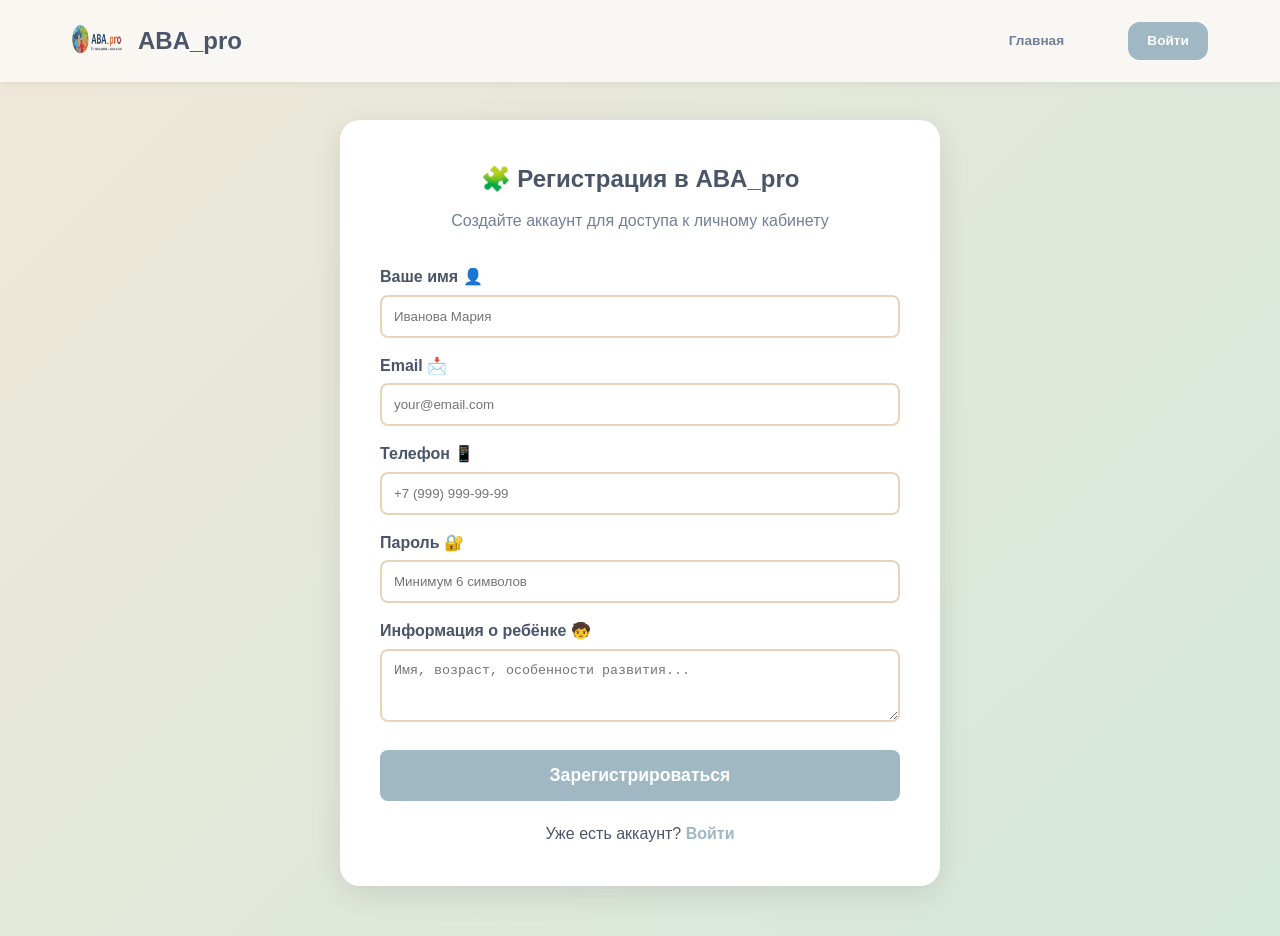
<file: register.html>
<!DOCTYPE html>
<html lang="ru">
<head>
    <meta charset="UTF-8">
    <meta name="viewport" content="width=device-width, initial-scale=1.0">
    <title>Регистрация — ABA_pro</title>
    <link rel="stylesheet" href="style.css">
</head>
<body>
    <nav class="navbar">
        <div class="container nav-container">
            <a href="index.html" class="logo">
                <img src="images/Лого.png" alt="ABA_pro" class="logo-img">
                <span class="logo-text">ABA_pro</span>
            </a>
            <ul class="nav-menu">
                <li><a href="index.html" class="nav-link">Главная</a></li>
                <li><a href="login.html" class="btn btn-primary">Войти</a></li>
            </ul>
        </div>
    </nav>

    <section style="padding: 120px 20px 50px; background: linear-gradient(135deg, #F0E8D8 0%, #D4E8DC 100%); min-height: 100vh;">
        <div class="container">
            <div style="max-width: 600px; margin: 0 auto; background: white; padding: 40px; border-radius: 20px; box-shadow: 0 8px 32px rgba(0,0,0,0.1);">
                <h1 style="text-align: center; margin-bottom: 10px;">🧩 Регистрация в ABA_pro</h1>
                <p style="text-align: center; color: #718096; margin-bottom: 30px;">Создайте аккаунт для доступа к личному кабинету</p>
                
                <form id="registerForm">
                    <div style="margin-bottom: 15px;">
                        <label style="display: block; margin-bottom: 5px; font-weight: 600;">Ваше имя 👤</label>
                        <input type="text" id="regName" required placeholder="Иванова Мария" style="width: 100%; padding: 12px; border: 2px solid #E8D5B7; border-radius: 8px;">
                    </div>
                    
                    <div style="margin-bottom: 15px;">
                        <label style="display: block; margin-bottom: 5px; font-weight: 600;">Email 📩</label>
                        <input type="email" id="regEmail" required placeholder="your@email.com" style="width: 100%; padding: 12px; border: 2px solid #E8D5B7; border-radius: 8px;">
                    </div>
                    
                    <div style="margin-bottom: 15px;">
                        <label style="display: block; margin-bottom: 5px; font-weight: 600;">Телефон 📱</label>
                        <input type="tel" id="regPhone" required placeholder="+7 (999) 999-99-99" style="width: 100%; padding: 12px; border: 2px solid #E8D5B7; border-radius: 8px;">
                    </div>
                    
                    <div style="margin-bottom: 15px;">
                        <label style="display: block; margin-bottom: 5px; font-weight: 600;">Пароль 🔐</label>
                        <input type="password" id="regPassword" required placeholder="Минимум 6 символов" minlength="6" style="width: 100%; padding: 12px; border: 2px solid #E8D5B7; border-radius: 8px;">
                    </div>
                    
                    <div style="margin-bottom: 20px;">
                        <label style="display: block; margin-bottom: 5px; font-weight: 600;">Информация о ребёнке 🧒</label>
                        <textarea id="regChildInfo" rows="3" placeholder="Имя, возраст, особенности развития..." style="width: 100%; padding: 12px; border: 2px solid #E8D5B7; border-radius: 8px;"></textarea>
                    </div>
                    
                    <button type="submit" style="width: 100%; background: #9FB8C4; color: white; padding: 15px; border: none; border-radius: 8px; cursor: pointer; font-weight: 600; font-size: 1.1rem;">Зарегистрироваться</button>
                </form>
                
                <div id="registerError" style="display: none; background: #FED7D7; color: #C53030; padding: 12px; border-radius: 8px; margin-top: 15px;"></div>
                <div id="registerSuccess" style="display: none; background: #D4E8DC; color: #2F855A; padding: 12px; border-radius: 8px; margin-top: 15px;"></div>
                
                <div style="margin-top: 20px; text-align: center;">
                    <p>Уже есть аккаунт? <a href="login.html" style="color: #9FB8C4; font-weight: 600;">Войти</a></p>
                </div>
            </div>
        </div>
    </section>

    <script>
    // Инициализация базы пользователей
    if (!localStorage.getItem('aba_users')) {
        localStorage.setItem('aba_users', JSON.stringify([]));
    }
    
    document.getElementById('registerForm').addEventListener('submit', function(e) {
        e.preventDefault();
        
        const name = document.getElementById('regName').value;
        const email = document.getElementById('regEmail').value;
        const phone = document.getElementById('regPhone').value;
        const password = document.getElementById('regPassword').value;
        const childInfo = document.getElementById('regChildInfo').value;
        
        const users = JSON.parse(localStorage.getItem('aba_users'));
        
        // Проверка на существующего пользователя
        if (users.find(u => u.email === email)) {
            document.getElementById('registerError').textContent = '❌ Пользователь с таким email уже существует';
            document.getElementById('registerError').style.display = 'block';
            return;
        }
        
        // Создание нового пользователя
        const newUser = {
            id: 'client' + Date.now(),
            name: name,
            email: email,
            phone: phone,
            password: password,
            childInfo: childInfo,
            role: 'client',
            registeredAt: new Date().toISOString(),
            status: 'new'
        };
        
        users.push(newUser);
        localStorage.setItem('aba_users', JSON.stringify(users));
        
        // Автоматический вход
        localStorage.setItem('aba_user', JSON.stringify({
            id: newUser.id,
            email: newUser.email,
            role: 'client',
            name: newUser.name
        }));
        
        document.getElementById('registerSuccess').textContent = '✅ Регистрация успешна! Перенаправление...';
        document.getElementById('registerSuccess').style.display = 'block';
        
        setTimeout(() => {
            window.location.href = 'dashboard-client.html';
        }, 1500);
    });
    </script>
</body>
</html>
</file>
<file: style.css>
:root {
    --color-sand: #E8D5B7;
    --color-sand-dark: #D4C4A8;
    --color-sand-light: #F0E8D8;
    --color-green: #B8D4C4;
    --color-green-dark: #A4C4B4;
    --color-green-light: #D4E8DC;
    --color-blue: #9FB8C4;
    --color-blue-dark: #8BA4B4;
    --color-blue-light: #C4D4DC;
    --color-purple: #C4B8D4;
    --color-purple-dark: #B4A4C4;
    --color-purple-light: #D8D4E8;
    --color-text: #4A5568;
    --color-text-light: #718096;
    --color-bg: #FAF8F5;
    --color-white: #FFFFFF;
    --font-primary: 'Montserrat', sans-serif;
    --spacing-xs: 0.5rem;
    --spacing-sm: 1rem;
    --spacing-md: 1.5rem;
    --spacing-lg: 2rem;
    --spacing-xl: 3rem;
    --spacing-xxl: 5rem;
    --radius-sm: 8px;
    --radius-md: 12px;
    --radius-lg: 20px;
    --radius-xl: 30px;
    --shadow-sm: 0 2px 8px rgba(74, 85, 104, 0.08);
    --shadow-md: 0 4px 16px rgba(74, 85, 104, 0.12);
    --shadow-lg: 0 8px 32px rgba(74, 85, 104, 0.16);
    --transition-fast: 0.2s ease;
    --transition-normal: 0.3s ease;
}

*, *::before, *::after {
    margin: 0;
    padding: 0;
    box-sizing: border-box;
}

html {
    scroll-behavior: smooth;
    font-size: 16px;
}

body {
    font-family: var(--font-primary);
    line-height: 1.6;
    color: var(--color-text);
    background: var(--color-bg);
    overflow-x: hidden;
}

img {
    max-width: 100%;
    height: auto;
    display: block;
}

a {
    text-decoration: none;
    color: inherit;
    transition: var(--transition-fast);
}

ul {
    list-style: none;
}

.container {
    max-width: 1200px;
    margin: 0 auto;
    padding: 0 2rem;
}

/* ===== NAVIGATION ===== */
.navbar {
    position: fixed;
    top: 0;
    left: 0;
    right: 0;
    background: rgba(250, 248, 245, 0.98);
    backdrop-filter: blur(10px);
    z-index: 1000;
    box-shadow: 0 2px 8px rgba(74, 85, 104, 0.08);
    padding: 0.75rem 0;
}

.nav-container {
    display: flex;
    justify-content: space-between;
    align-items: center;
    max-width: 1200px;
    margin: 0 auto;
    padding: 0 2rem;
}

.logo {
    display: flex;
    align-items: center;
    gap: 0.75rem;
    flex-shrink: 0;
}

.logo-img {
    width: 45px;
    height: 45px;
}

.logo-text {
    font-size: 1.4rem;
    font-weight: 700;
    color: var(--color-text);
    white-space: nowrap;
}

.nav-menu {
    display: flex;
    align-items: center;
    gap: 0.3rem;
    list-style: none;
    margin: 0;
    padding: 0;
}

.nav-menu li {
    margin: 0;
}

.nav-link {
    display: block;
    padding: 0.5rem 0.8rem;
    font-weight: 600;
    color: var(--color-text-light);
    border-radius: var(--radius-md);
    transition: var(--transition-fast);
    font-size: 0.85rem;
    white-space: nowrap;
    text-align: center;
}

.nav-link:hover {
    color: var(--color-text);
    background: var(--color-sand-light);
}

.nav-link.active {
    color: var(--color-text);
    background: var(--color-sand-light);
}

.nav-menu .btn {
    margin-left: 1rem;
    padding: 0.5rem 1.2rem;
    font-size: 0.85rem;
    white-space: nowrap;
}

.hamburger {
    display: none;
    flex-direction: column;
    gap: 5px;
    cursor: pointer;
    flex-shrink: 0;
    margin-left: 1rem;
}

.hamburger span {
    width: 25px;
    height: 3px;
    background: var(--color-text);
    border-radius: 3px;
    transition: var(--transition-fast);
}

/* ===== BUTTONS ===== */
.btn {
    display: inline-flex;
    align-items: center;
    justify-content: center;
    gap: var(--spacing-sm);
    padding: var(--spacing-sm) var(--spacing-lg);
    border-radius: var(--radius-md);
    font-weight: 600;
    cursor: pointer;
    transition: var(--transition-normal);
    border: none;
    font-family: var(--font-primary);
    font-size: 1rem;
}

.btn-primary {
    background: var(--color-blue);
    color: var(--color-white);
}

.btn-primary:hover {
    background: var(--color-blue-dark);
    transform: translateY(-2px);
    box-shadow: var(--shadow-md);
}

.btn-secondary {
    background: transparent;
    color: var(--color-text);
    border: 2px solid var(--color-sand);
}

.btn-secondary:hover {
    background: var(--color-sand);
    transform: translateY(-2px);
}

.btn-large {
    padding: var(--spacing-md) var(--spacing-xl);
    font-size: 1.1rem;
}

.btn-full {
    width: 100%;
}

.btn-icon {
    font-size: 1.3rem;
}

/* ===== HERO SECTION ===== */
.hero {
    padding: calc(80px + var(--spacing-xxl)) 0 var(--spacing-xxl);
    background: linear-gradient(180deg, var(--color-sand-light) 0%, var(--color-bg) 100%);
    position: relative;
    overflow: hidden;
}

.hero-container {
    display: grid;
    grid-template-columns: 1fr 1fr;
    gap: var(--spacing-xl);
    align-items: center;
}

.hero-title {
    font-size: 3rem;
    font-weight: 700;
    line-height: 1.2;
    margin-bottom: var(--spacing-md);
    color: var(--color-text);
}

.hero-subtitle {
    font-size: 1.5rem;
    font-style: italic;
    color: var(--color-text-light);
    margin-bottom: var(--spacing-md);
}

.hero-description {
    font-size: 1.1rem;
    color: var(--color-text-light);
    margin-bottom: var(--spacing-lg);
}

.hero-quote {
    font-size: 1.2rem;
    color: var(--color-text);
    margin-bottom: var(--spacing-lg);
    padding: var(--spacing-md);
    background: rgba(255, 255, 255, 0.5);
    border-radius: var(--radius-md);
    border-left: 4px solid var(--color-blue);
}

.hero-buttons {
    display: flex;
    gap: var(--spacing-md);
    flex-wrap: wrap;
}

.hero-visual {
    display: flex;
    justify-content: center;
    align-items: center;
}

.globe-img {
    width: 100%;
    max-width: 500px;
    height: auto;
    animation: floatGlobe 6s ease-in-out infinite;
    filter: drop-shadow(0 10px 30px rgba(74, 85, 104, 0.15));
}

@keyframes floatGlobe {
    0%, 100% { 
        transform: translateY(0) scale(1);
    }
    50% { 
        transform: translateY(-20px) scale(1.02);
    }
}

.floating-puzzles {
    position: absolute;
    width: 100%;
    height: 100%;
    top: 0;
    left: 0;
    pointer-events: none;
}

.fp {
    position: absolute;
    width: 60px;
    height: 60px;
    background: var(--color-green-light);
    border-radius: var(--radius-sm);
    opacity: 0.3;
    animation: floatPuzzle 8s ease-in-out infinite;
}

.fp-1 { top: 20%; left: 10%; }
.fp-2 { top: 60%; left: 5%; animation-delay: 2s; background: var(--color-blue-light); }
.fp-3 { top: 30%; right: 10%; animation-delay: 4s; background: var(--color-purple-light); }
.fp-4 { bottom: 20%; right: 5%; animation-delay: 6s; background: var(--color-sand-light); }

@keyframes floatPuzzle {
    0%, 100% { transform: translateY(0) rotate(0deg); }
    50% { transform: translateY(-30px) rotate(10deg); }
}

/* ===== VALUE BLOCK ===== */
.value-block {
    padding: var(--spacing-xxl) 0;
    background: linear-gradient(135deg, var(--color-sand-light) 0%, var(--color-green-light) 100%);
    position: relative;
    overflow: hidden;
}

.value-content {
    max-width: 900px;
    margin: 0 auto;
    text-align: center;
}

.value-title {
    font-size: 2.2rem;
    font-weight: 700;
    color: var(--color-text);
    margin-bottom: var(--spacing-lg);
    line-height: 1.3;
}

.value-text {
    font-size: 1.2rem;
    color: var(--color-text);
    line-height: 1.8;
    margin-bottom: var(--spacing-md);
}

.value-quote {
    font-size: 1.5rem;
    font-weight: 600;
    color: var(--color-text);
    font-style: italic;
    padding: var(--spacing-lg);
    background: rgba(255, 255, 255, 0.5);
    border-radius: var(--radius-lg);
    display: inline-block;
    margin-top: var(--spacing-md);
}

/* ===== PHILOSOPHY SECTION ===== */
.philosophy-section {
    padding: var(--spacing-xxl) 0;
    background: var(--color-white);
}

.philosophy-content {
    max-width: 1000px;
    margin: 0 auto;
    text-align: center;
}

.philosophy-text {
    margin-bottom: var(--spacing-xxl);
}

.philosophy-text h3 {
    font-size: 2rem;
    margin-bottom: var(--spacing-md);
    color: var(--color-text);
}

.philosophy-text .lead {
    font-size: 1.3rem;
    color: var(--color-text-light);
    margin-bottom: var(--spacing-lg);
    font-style: italic;
}

.philosophy-text p {
    font-size: 1.1rem;
    color: var(--color-text);
    line-height: 1.8;
    max-width: 800px;
    margin: 0 auto;
}

/* ===== HOW STARTS SECTION ===== */
.how-starts-section {
    padding: var(--spacing-xxl) 0;
    background: var(--color-bg);
}

.start-steps {
    display: grid;
    grid-template-columns: repeat(auto-fit, minmax(220px, 1fr));
    gap: var(--spacing-lg);
    margin-top: var(--spacing-xl);
}

.start-step {
    background: var(--color-white);
    padding: var(--spacing-xl);
    border-radius: var(--radius-lg);
    text-align: center;
    box-shadow: var(--shadow-sm);
    transition: var(--transition-normal);
}

.start-step:hover {
    transform: translateY(-5px);
    box-shadow: var(--shadow-md);
}

.step-number {
    width: 50px;
    height: 50px;
    background: linear-gradient(135deg, var(--color-blue) 0%, var(--color-green) 100%);
    color: white;
    border-radius: 50%;
    display: flex;
    align-items: center;
    justify-content: center;
    font-size: 1.5rem;
    font-weight: 700;
    margin: 0 auto var(--spacing-md);
}

.start-step h3 {
    font-size: 1.2rem;
    margin-bottom: var(--spacing-sm);
    color: var(--color-text);
}

.start-step p {
    font-size: 0.95rem;
    color: var(--color-text-light);
}

/* ===== SERVICES PREVIEW ===== */
.services-preview {
    padding: var(--spacing-xxl) 0;
    background: var(--color-white);
}

.services-grid {
    display: grid;
    grid-template-columns: repeat(auto-fit, minmax(280px, 1fr));
    gap: var(--spacing-lg);
    margin-top: var(--spacing-xl);
}

.service-card {
    background: var(--color-bg);
    padding: var(--spacing-xl);
    border-radius: var(--radius-lg);
    box-shadow: var(--shadow-sm);
    text-align: center;
    transition: var(--transition-normal);
}

.service-card:hover {
    transform: translateY(-5px);
    box-shadow: var(--shadow-md);
}

.service-icon {
    font-size: 3rem;
    margin-bottom: var(--spacing-md);
}

.service-card h3 {
    font-size: 1.3rem;
    margin-bottom: var(--spacing-md);
    color: var(--color-text);
}

.service-card p {
    color: var(--color-text-light);
    line-height: 1.6;
}

/* ===== PATH SECTION ===== */
.path-section {
    padding: var(--spacing-xxl) 0;
    background: var(--color-bg);
}

.path-visual-home {
    display: flex;
    justify-content: space-between;
    align-items: center;
    gap: var(--spacing-md);
    margin-top: var(--spacing-xl);
    flex-wrap: wrap;
}

.path-step-home {
    flex: 1;
    min-width: 180px;
    text-align: center;
    padding: var(--spacing-lg);
    background: var(--color-white);
    border-radius: var(--radius-lg);
}

.path-number-home {
    width: 50px;
    height: 50px;
    background: linear-gradient(135deg, var(--color-blue) 0%, var(--color-green) 100%);
    color: white;
    border-radius: 50%;
    display: flex;
    align-items: center;
    justify-content: center;
    font-size: 1.5rem;
    font-weight: 700;
    margin: 0 auto var(--spacing-md);
}

.path-step-home h3 {
    font-size: 1.2rem;
    margin-bottom: var(--spacing-xs);
    color: var(--color-text);
}

.path-subtitle {
    font-size: 0.9rem;
    color: var(--color-text-light);
    font-weight: 600;
    margin-bottom: var(--spacing-xs);
}

.path-desc {
    font-size: 0.85rem;
    color: var(--color-text-light);
    font-style: italic;
}

.path-arrow-home {
    font-size: 2rem;
    color: var(--color-sand);
    font-weight: bold;
}

/* ===== MYTHS PREVIEW ===== */
.myths-preview {
    padding: var(--spacing-xxl) 0;
    background: var(--color-white);
}

.section-intro {
    text-align: center;
    max-width: 800px;
    margin: 0 auto var(--spacing-xl);
    font-size: 1.1rem;
    color: var(--color-text-light);
}

.myths-grid-home {
    display: grid;
    grid-template-columns: repeat(auto-fit, minmax(300px, 1fr));
    gap: var(--spacing-lg);
    margin-top: var(--spacing-xl);
}

.myth-card-home {
    background: var(--color-bg);
    padding: var(--spacing-xl);
    border-radius: var(--radius-lg);
    box-shadow: var(--shadow-sm);
}

.myth-card-home .myth-icon {
    font-size: 2.5rem;
    margin-bottom: var(--spacing-md);
}

.myth-card-home h3 {
    font-size: 1.2rem;
    margin-bottom: var(--spacing-md);
    color: var(--color-text);
}

.myth-answer {
    background: var(--color-green-light);
    padding: var(--spacing-md);
    border-radius: var(--radius-md);
    border-left: 4px solid var(--color-green);
}

.myth-answer p {
    margin: 0;
    color: var(--color-text);
    line-height: 1.6;
}

.myth-answer strong {
    color: var(--color-text);
    display: block;
    margin-bottom: var(--spacing-xs);
}

/* ===== AUDIENCE SECTION ===== */
.audience-section {
    padding: var(--spacing-xxl) 0;
    background: var(--color-bg);
}

.audience-grid-home {
    display: grid;
    grid-template-columns: repeat(auto-fit, minmax(350px, 1fr));
    gap: var(--spacing-xl);
    margin-top: var(--spacing-xl);
}

.audience-card-home {
    background: var(--color-white);
    padding: var(--spacing-xxl);
    border-radius: var(--radius-xl);
    box-shadow: var(--shadow-md);
}

.audience-card-home .audience-icon {
    font-size: 3rem;
    margin-bottom: var(--spacing-md);
}

.audience-card-home h3 {
    font-size: 1.8rem;
    margin-bottom: var(--spacing-md);
    color: var(--color-text);
}

.audience-card-home > p {
    color: var(--color-text-light);
    margin-bottom: var(--spacing-lg);
    line-height: 1.6;
}

.audience-card-home ul {
    list-style: none;
    padding: 0;
    margin-bottom: var(--spacing-lg);
}

.audience-card-home li {
    padding: var(--spacing-sm) 0;
    padding-left: var(--spacing-lg);
    position: relative;
    color: var(--color-text);
}

.audience-card-home li::before {
    content: '✓';
    position: absolute;
    left: 0;
    color: var(--color-green);
    font-weight: bold;
}

.audience-promise {
    background: linear-gradient(135deg, var(--color-sand-light) 0%, var(--color-green-light) 100%);
    padding: var(--spacing-md);
    border-radius: var(--radius-md);
    border-left: 4px solid var(--color-blue);
    margin-bottom: var(--spacing-lg);
}

.audience-promise strong {
    color: var(--color-text);
}

.audience-promise p {
    margin: 0;
    color: var(--color-text);
    line-height: 1.6;
}

/* ===== MICROTEXTS SECTION ===== */
.microtexts-section {
    padding: var(--spacing-xl) 0;
    background: var(--color-white);
}

.microtexts-grid {
    display: grid;
    grid-template-columns: repeat(auto-fit, minmax(200px, 1fr));
    gap: var(--spacing-md);
}

.microtext-item {
    background: var(--color-bg);
    padding: var(--spacing-md);
    border-radius: var(--radius-md);
    text-align: center;
    font-size: 0.95rem;
    color: var(--color-text);
    box-shadow: var(--shadow-sm);
}

/* ===== CTA SECTION ===== */
.final-cta {
    padding: var(--spacing-xxl) 0;
    background: linear-gradient(135deg, var(--color-sand-light) 0%, var(--color-green-light) 100%);
    text-align: center;
}

.final-cta h2 {
    font-size: 2.5rem;
    margin-bottom: var(--spacing-md);
    color: var(--color-text);
}

.final-cta p {
    font-size: 1.2rem;
    color: var(--color-text-light);
    margin-bottom: var(--spacing-xl);
}

.cta-buttons {
    display: flex;
    justify-content: center;
    gap: var(--spacing-lg);
    flex-wrap: wrap;
}

/* ===== FOOTER ===== */
.footer {
    background: linear-gradient(180deg, #2d3748 0%, #1a202c 100%);
    color: var(--color-white);
    padding: var(--spacing-xl) 0 var(--spacing-md);
}

.footer-content {
    display: grid;
    grid-template-columns: repeat(auto-fit, minmax(200px, 1fr));
    gap: var(--spacing-xl);
    margin-bottom: var(--spacing-lg);
    padding-bottom: var(--spacing-lg);
    border-bottom: 1px solid rgba(255,255,255,0.1);
}

.footer-logo {
    display: flex;
    align-items: center;
    gap: var(--spacing-sm);
}

.footer-logo .logo-img {
    filter: brightness(0) invert(1);
}

.footer-logo .logo-text {
    color: var(--color-white);
}

.footer-links h4 {
    color: var(--color-white);
    font-size: 1.1rem;
    margin-bottom: var(--spacing-sm);
}

.footer-links a {
    color: rgba(255,255,255,0.7);
    display: block;
    margin-bottom: var(--spacing-xs);
}

.footer-links a:hover {
    color: var(--color-white);
    transform: translateX(5px);
}

.footer-specialist p {
    color: rgba(255,255,255,0.8);
    margin-bottom: var(--spacing-xs);
}

.footer-specialist strong {
    color: var(--color-white);
}

.footer-bottom {
    text-align: center;
    color: rgba(255,255,255,0.6);
    font-size: 0.9rem;
}

/* ===== PAGE HEADER ===== */
.page-header {
    padding: calc(80px + var(--spacing-xl)) 0 var(--spacing-xl);
    background: linear-gradient(135deg, var(--color-sand-light) 0%, var(--color-green-light) 100%);
    text-align: center;
}

.page-header h1 {
    font-size: 3rem;
    margin-bottom: var(--spacing-sm);
    color: var(--color-text);
}

.breadcrumb {
    color: var(--color-text-light);
}

.breadcrumb a {
    color: var(--color-blue-dark);
}

.breadcrumb a:hover {
    text-decoration: underline;
}

/* ===== SERVICES PAGE ===== */
.services-intro {
    padding: var(--spacing-xl) 0;
    background: var(--color-bg);
    text-align: center;
}

.services-list {
    padding: var(--spacing-xxl) 0;
}

.service-card-large {
    background: var(--color-white);
    padding: var(--spacing-xxl);
    border-radius: var(--radius-xl);
    box-shadow: var(--shadow-md);
    margin-bottom: var(--spacing-xl);
    transition: var(--transition-normal);
}

.service-card-large:hover {
    transform: translateY(-5px);
    box-shadow: var(--shadow-lg);
}

.service-header {
    display: flex;
    align-items: center;
    gap: var(--spacing-lg);
    margin-bottom: var(--spacing-lg);
}

.service-icon {
    font-size: 3rem;
    flex-shrink: 0;
}

.service-title-block h3 {
    font-size: 2rem;
    margin-bottom: var(--spacing-xs);
    color: var(--color-text);
}

.service-subtitle {
    font-size: 1.1rem;
    color: var(--color-text-light);
    font-style: italic;
}

.service-body {
    margin-top: var(--spacing-lg);
}

.service-description {
    font-size: 1.1rem;
    color: var(--color-text-light);
    margin-bottom: var(--spacing-lg);
    line-height: 1.8;
}

.service-details {
    background: var(--color-bg);
    padding: var(--spacing-lg);
    border-radius: var(--radius-lg);
    margin-bottom: var(--spacing-lg);
}

.detail-item {
    margin-bottom: var(--spacing-sm);
    color: var(--color-text);
}

.detail-item strong {
    color: var(--color-text);
}

.service-list {
    list-style: disc;
    padding-left: var(--spacing-lg);
    color: var(--color-text-light);
    margin-bottom: var(--spacing-md);
}

.service-list li {
    margin-bottom: var(--spacing-xs);
    line-height: 1.6;
}

.services-cta {
    padding: var(--spacing-xxl) 0;
    background: var(--color-white);
    text-align: center;
}

.cta-box {
    background: linear-gradient(135deg, var(--color-blue) 0%, var(--color-green) 100%);
    padding: var(--spacing-xxl);
    border-radius: var(--radius-xl);
    color: var(--color-white);
    max-width: 900px;
    margin: 0 auto;
}

.cta-box h2 {
    font-size: 2.5rem;
    margin-bottom: var(--spacing-md);
}

.cta-box p {
    font-size: 1.2rem;
    margin-bottom: var(--spacing-lg);
    opacity: 0.95;
}

/* ===== PROCESS PAGE ===== */
.process-intro {
    padding: var(--spacing-xl) 0;
    background: var(--color-bg);
    text-align: center;
}

.intro-text {
    font-size: 1.2rem;
    color: var(--color-text-light);
    max-width: 800px;
    margin: 0 auto;
    font-style: italic;
}

.process-steps {
    padding: var(--spacing-xxl) 0;
}

.process-step {
    max-width: 900px;
    margin: 0 auto var(--spacing-xl);
    background: var(--color-white);
    padding: var(--spacing-xxl);
    border-radius: var(--radius-xl);
    box-shadow: var(--shadow-md);
    border-left: 5px solid var(--color-sand);
    transition: var(--transition-normal);
}

.process-step:nth-child(even) {
    border-left-color: var(--color-green);
}

.process-step:nth-child(3n) {
    border-left-color: var(--color-blue);
}

.process-step:hover {
    transform: translateY(-5px);
    box-shadow: var(--shadow-lg);
}

.step-header {
    display: flex;
    align-items: center;
    gap: var(--spacing-md);
    margin-bottom: var(--spacing-lg);
}

.step-badge {
    background: linear-gradient(135deg, var(--color-sand-light) 0%, var(--color-sand) 100%);
    padding: var(--spacing-xs) var(--spacing-md);
    border-radius: var(--radius-md);
    font-weight: 700;
    color: var(--color-text);
    font-size: 0.9rem;
}

.step-header h2 {
    font-size: 2rem;
    color: var(--color-text);
    margin: 0;
}

.step-content {
    color: var(--color-text-light);
    line-height: 1.8;
    font-size: 1.05rem;
}

.step-list {
    list-style: disc;
    padding-left: var(--spacing-lg);
    color: var(--color-text-light);
    margin-top: var(--spacing-md);
}

.step-list li {
    margin-bottom: var(--spacing-xs);
    line-height: 1.6;
}

.process-final-note {
    text-align: center;
    font-size: 1.2rem;
    color: var(--color-text-light);
    background: var(--color-bg);
    padding: var(--spacing-lg);
    border-radius: var(--radius-md);
    max-width: 900px;
    margin: 0 auto;
}

/* ===== ABOUT PAGE ===== */
.portfolio-hero {
    padding: var(--spacing-xxl) 0;
    background: var(--color-white);
}

.specialist-profile {
    display: grid;
    grid-template-columns: 400px 1fr;
    gap: var(--spacing-xl);
    align-items: center;
}

.specialist-photo img {
    width: 100%;
    border-radius: var(--radius-xl);
    box-shadow: var(--shadow-md);
}

.specialist-info h2 {
    font-size: 2.5rem;
    margin-bottom: var(--spacing-sm);
    color: var(--color-text);
}

.specialist-role {
    font-size: 1.2rem;
    color: var(--color-text-light);
    margin-bottom: var(--spacing-xl);
}

.specialist-description {
    font-size: 1.1rem;
    color: var(--color-text);
    line-height: 1.8;
    margin-bottom: var(--spacing-xl);
}

.stats-grid {
    display: grid;
    grid-template-columns: repeat(2, 1fr);
    gap: var(--spacing-lg);
}

.stat-item {
    background: var(--color-bg);
    padding: var(--spacing-lg);
    border-radius: var(--radius-lg);
    text-align: center;
}

.stat-number {
    font-size: 3rem;
    font-weight: 700;
    color: var(--color-blue);
    display: block;
}

.stat-label {
    color: var(--color-text-light);
    font-size: 0.95rem;
}

.portfolio-about {
    padding: var(--spacing-xl) 0;
    background: var(--color-bg);
}

.section-box {
    background: var(--color-white);
    padding: var(--spacing-xl);
    border-radius: var(--radius-lg);
    box-shadow: var(--shadow-sm);
}

.section-box h2 {
    font-size: 2rem;
    margin-bottom: var(--spacing-md);
    color: var(--color-text);
}

.specialty-list {
    list-style: disc;
    padding-left: var(--spacing-lg);
    color: var(--color-text-light);
}

.specialty-list li {
    margin-bottom: var(--spacing-sm);
    line-height: 1.6;
}

.portfolio-cta {
    padding: var(--spacing-xxl) 0;
    background: var(--color-white);
    text-align: center;
}

/* ===== FAQ PAGE ===== */
.faq-section {
    padding: var(--spacing-xxl) 0;
    background: var(--color-bg);
}

.faq-grid {
    display: grid;
    grid-template-columns: repeat(auto-fit, minmax(350px, 1fr));
    gap: var(--spacing-lg);
    max-width: 1000px;
    margin: 0 auto var(--spacing-xl);
}

.faq-item {
    background: var(--color-white);
    padding: var(--spacing-xl);
    border-radius: var(--radius-lg);
    box-shadow: var(--shadow-sm);
}

.faq-item h3 {
    font-size: 1.3rem;
    margin-bottom: var(--spacing-md);
    color: var(--color-text);
}

.faq-item p {
    color: var(--color-text-light);
    line-height: 1.8;
}

.faq-item ul {
    list-style: disc;
    padding-left: var(--spacing-lg);
    color: var(--color-text-light);
    margin-top: var(--spacing-sm);
}

.faq-item li {
    margin-bottom: var(--spacing-xs);
}

.faq-cta {
    text-align: center;
    background: var(--color-white);
    padding: var(--spacing-xxl);
    border-radius: var(--radius-xl);
    max-width: 900px;
    margin: 0 auto;
    box-shadow: var(--shadow-md);
}

.faq-cta h2 {
    font-size: 2rem;
    margin-bottom: var(--spacing-md);
    color: var(--color-text);
}

.faq-cta p {
    color: var(--color-text-light);
    margin-bottom: var(--spacing-lg);
    font-size: 1.1rem;
}

/* ===== CONTACTS PAGE ===== */
.contacts-section {
    padding: var(--spacing-xxl) 0;
    background: var(--color-bg);
}

.contacts-wrapper {
    display: grid;
    grid-template-columns: 1fr 1.5fr;
    gap: var(--spacing-xl);
    max-width: 1100px;
    margin: 0 auto;
}

.contacts-info {
    background: var(--color-white);
    padding: var(--spacing-xl);
    border-radius: var(--radius-xl);
    box-shadow: var(--shadow-md);
}

.contacts-info h2 {
    font-size: 2rem;
    margin-bottom: var(--spacing-sm);
    color: var(--color-text);
}

.contacts-info .lead {
    color: var(--color-text-light);
    margin-bottom: var(--spacing-xl);
    font-style: italic;
}

.contact-item {
    display: flex;
    gap: var(--spacing-md);
    margin-bottom: var(--spacing-lg);
    padding-bottom: var(--spacing-lg);
    border-bottom: 1px solid var(--color-sand-light);
}

.contact-item:last-child {
    border-bottom: none;
}

.contact-icon {
    font-size: 2rem;
}

.contact-item h4 {
    font-size: 1.1rem;
    margin-bottom: var(--spacing-xs);
    color: var(--color-text);
}

.contact-item p {
    color: var(--color-text-light);
    font-size: 0.95rem;
}

.contact-boundaries {
    background: var(--color-sand-light);
    padding: var(--spacing-lg);
    border-radius: var(--radius-md);
    margin-top: var(--spacing-lg);
}

.contact-boundaries h4 {
    margin-bottom: var(--spacing-sm);
    color: var(--color-text);
}

.contact-boundaries p {
    color: var(--color-text-light);
    font-size: 0.95rem;
    line-height: 1.6;
}

.contacts-form-wrapper {
    background: var(--color-white);
    padding: var(--spacing-xxl);
    border-radius: var(--radius-xl);
    box-shadow: var(--shadow-md);
}

.contacts-form-wrapper.full-width {
    max-width: 800px;
    margin: 0 auto;
    grid-column: 1 / -1;
}

.form-title {
    font-size: 2.5rem;
    text-align: center;
    margin-bottom: var(--spacing-xs);
    color: var(--color-text);
}

.form-subtitle {
    text-align: center;
    color: var(--color-text-light);
    margin-bottom: var(--spacing-xl);
    font-style: italic;
}

.form-group {
    margin-bottom: var(--spacing-lg);
}

.form-group label {
    display: block;
    margin-bottom: var(--spacing-xs);
    font-weight: 600;
    color: var(--color-text);
}

.form-group input,
.form-group select,
.form-group textarea {
    width: 100%;
    padding: var(--spacing-sm);
    border: 2px solid var(--color-bg);
    border-radius: var(--radius-md);
    font-family: var(--font-primary);
    font-size: 1rem;
    transition: var(--transition-fast);
}

.form-group input:focus,
.form-group select:focus,
.form-group textarea:focus {
    outline: none;
    border-color: var(--color-blue);
}

.form-micro {
    font-size: 0.85rem;
    color: var(--color-text-light);
    margin-top: var(--spacing-xs);
    font-style: italic;
}

.checkbox-group {
    display: flex;
    flex-direction: column;
    gap: var(--spacing-sm);
    background: var(--color-bg);
    padding: var(--spacing-md);
    border-radius: var(--radius-md);
}

.checkbox-label {
    display: flex;
    align-items: flex-start;
    gap: var(--spacing-sm);
    cursor: pointer;
    font-size: 0.95rem;
    color: var(--color-text);
}

.checkbox-label input {
    margin-top: 5px;
}

.checkbox-label em {
    display: block;
    font-size: 0.85rem;
    color: var(--color-text-light);
    font-style: normal;
    margin-top: var(--spacing-xs);
}

.consent-group {
    background: var(--color-sand-light);
    padding: var(--spacing-md);
    border-radius: var(--radius-md);
}

.form-note {
    text-align: center;
    color: var(--color-text-light);
    font-style: italic;
    margin-top: var(--spacing-md);
    font-size: 0.95rem;
}

.success-message, .error-message {
    text-align: center;
    padding: var(--spacing-xxl);
    border-radius: var(--radius-lg);
    margin-top: var(--spacing-lg);
}

.success-message {
    background: var(--color-green-light);
}

.error-message {
    background: #FED7D7;
    color: var(--color-error);
}

.success-message h3, .error-message h3 {
    font-size: 2rem;
    margin-bottom: var(--spacing-md);
}

.success-message p, .error-message p {
    font-size: 1.1rem;
    color: var(--color-text);
    margin-bottom: var(--spacing-sm);
}

.micro-sign {
    font-style: italic;
    color: var(--color-text-light);
    margin-top: var(--spacing-lg);
    font-weight: 600;
}

/* ===== RESPONSIVE ===== */
@media (max-width: 1024px) {
    .nav-menu {
        position: fixed;
        top: 70px;
        left: 0;
        right: 0;
        background: var(--color-bg);
        flex-direction: column;
        padding: 1.5rem;
        gap: 0.5rem;
        transform: translateX(-100%);
        transition: var(--transition-normal);
        box-shadow: 0 4px 12px rgba(74, 85, 104, 0.12);
        justify-content: flex-start;
    }
    
    .nav-menu.active {
        transform: translateX(0);
    }
    
    .nav-menu li {
        width: 100%;
    }
    
    .nav-link {
        width: 100%;
        text-align: left;
        padding: 0.75rem 1rem;
    }
    
    .nav-menu .btn {
        margin-left: 0;
        margin-top: 0.5rem;
        width: 100%;
        text-align: center;
    }
    
    .hamburger {
        display: flex;
    }
    
    .hamburger.active span:nth-child(1) {
        transform: rotate(45deg) translate(5px, 5px);
    }
    
    .hamburger.active span:nth-child(2) {
        opacity: 0;
    }
    
    .hamburger.active span:nth-child(3) {
        transform: rotate(-45deg) translate(7px, -6px);
    }
}

@media (max-width: 768px) {
    .globe-container { 
        width: 280px; 
        height: 280px; 
    }
    
    .piece-1 { width: 80px; height: 70px; top: 30px; left: 50px; }
    .piece-2 { width: 70px; height: 80px; top: 50px; right: 70px; }
    .piece-3 { width: 95px; height: 60px; bottom: 80px; left: 40px; }
    .piece-4 { width: 75px; height: 75px; bottom: 50px; right: 55px; }
    .piece-5 { width: 60px; height: 55px; top: 120px; left: 100px; }
    .piece-6 { width: 70px; height: 60px; bottom: 100px; right: 95px; }
}

@media (max-width: 480px) {
    .globe-container { 
        width: 240px; 
        height: 240px; 
    }
    
    .piece-1 { width: 65px; height: 55px; top: 25px; left: 40px; }
    .piece-2 { width: 55px; height: 65px; top: 40px; right: 55px; }
    .piece-3 { width: 80px; height: 50px; bottom: 65px; left: 30px; }
    .piece-4 { width: 60px; height: 60px; bottom: 40px; right: 45px; }
    .piece-5 { width: 50px; height: 45px; top: 100px; left: 80px; }
    .piece-6 { width: 55px; height: 50px; bottom: 80px; right: 75px; }
}

/* ===== NAVIGATION ===== */
.navbar {
    position: fixed;
    top: 0;
    left: 0;
    right: 0;
    background: rgba(250, 248, 245, 0.95);
    backdrop-filter: blur(10px);
    z-index: 1000;
    box-shadow: var(--shadow-sm);
    padding: var(--spacing-sm) 0;
}

.nav-container {
    display: flex;
    justify-content: space-between;
    align-items: center;
}

.logo {
    display: flex;
    align-items: center;
    gap: var(--spacing-sm);
}

.logo-img {
    width: 50px;
    height: 50px;
}

.logo-text {
    font-size: 1.5rem;
    font-weight: 700;
}

.nav-menu {
    display: flex;
    list-style: none;
    gap: var(--spacing-lg);
    align-items: center;
}

.nav-link {
    font-weight: 600;
    color: var(--color-text-light);
    padding: var(--spacing-xs) var(--spacing-sm);
    border-radius: var(--radius-sm);
}

.nav-link:hover,
.nav-link.active {
    color: var(--color-text);
    background: var(--color-sand-light);
}

.hamburger {
    display: none;
    flex-direction: column;
    gap: 5px;
    cursor: pointer;
}

.hamburger span {
    width: 25px;
    height: 3px;
    background: var(--color-text);
    border-radius: 3px;
}

/* ===== BUTTONS - УМЕНЬШЕННЫЕ В ОДНУ ЛИНИЮ ===== */
.btn {
    display: inline-block;
    padding: 0.6rem 1.2rem;
    border-radius: var(--radius-md);
    font-weight: 600;
    cursor: pointer;
    transition: var(--transition-normal);
    border: none;
    font-family: var(--font-primary);
    font-size: 0.95rem;
    white-space: nowrap;
}

.btn-primary {
    background: var(--color-blue);
    color: var(--color-white);
}

.btn-primary:hover {
    background: var(--color-blue-dark);
    transform: translateY(-2px);
    box-shadow: var(--shadow-md);
}

.btn-secondary {
    background: transparent;
    color: var(--color-text);
    border: 2px solid var(--color-sand);
}

.btn-secondary:hover {
    background: var(--color-sand);
    transform: translateY(-2px);
}

.btn-large {
    padding: 0.8rem 1.8rem;
    font-size: 1rem;
}

/* ===== HERO SECTION С ПЛАНЕТОЙ ===== */
.hero-visual {
    display: flex;
    justify-content: center;
    align-items: center;
}

.globe-img {
    width: 100%;
    max-width: 450px;
    height: auto;
    animation: floatGlobe 6s ease-in-out infinite;
    filter: drop-shadow(0 10px 30px rgba(74, 85, 104, 0.15));
}

@keyframes floatGlobe {
    0%, 100% { 
        transform: translateY(0) scale(1);
    }
    50% { 
        transform: translateY(-20px) scale(1.02);
    }
}

/* Удалите старые стили для .globe-container, .globe, .puzzle-piece */

/* Уменьшенный глобус */
.globe-container { 
    width: 350px; 
    height: 350px; 
    position: relative; 
    margin: 0 auto;
}

.globe { 
    width: 100%; 
    height: 100%; 
    position: relative; 
    animation: rotateGlobe 20s linear infinite; 
}

/* Обновлённые позиции пазлов для меньшего размера */
.puzzle-piece { 
    position: absolute; 
    border-radius: var(--radius-md); 
    opacity: 0.8; 
    animation: float 6s ease-in-out infinite; 
}

.piece-1 { 
    width: 100px; 
    height: 85px; 
    background: var(--color-sand); 
    top: 35px; 
    left: 65px; 
}

.piece-2 { 
    width: 85px; 
    height: 100px; 
    background: var(--color-green); 
    top: 65px; 
    right: 85px; 
    animation-delay: 1s; 
}

.piece-3 { 
    width: 120px; 
    height: 75px; 
    background: var(--color-blue); 
    bottom: 100px; 
    left: 50px; 
    animation-delay: 2s; 
}

.piece-4 { 
    width: 95px; 
    height: 95px; 
    background: var(--color-purple); 
    bottom: 65px; 
    right: 70px; 
    animation-delay: 3s; 
}

.piece-5 { 
    width: 75px; 
    height: 70px; 
    background: #D4A494; 
    top: 150px; 
    left: 125px; 
    animation-delay: 4s; 
}

.piece-6 { 
    width: 85px; 
    height: 75px; 
    background: var(--color-sand-dark); 
    bottom: 125px; 
    right: 120px; 
    animation-delay: 5s; 
}
/* ===== ЧТО ТАКОЕ ABA_PRO - ОБНОВЛЁННЫЙ БЛОК ===== */
.what-is-aba {
    padding: var(--spacing-xxl) 0;
    background: var(--color-white);
}

.section-header {
    text-align: center;
    margin-bottom: var(--spacing-xl);
}

.section-title {
    font-size: 2.5rem;
    margin-bottom: var(--spacing-sm);
    color: var(--color-text);
}

.section-subtitle {
    font-size: 1.2rem;
    color: var(--color-text-light);
}

/* ===== ЧТО ТАКОЕ ABA_PRO - ОБНОВЛЁННЫЙ БЛОК ===== */
.what-is-aba {
    padding: var(--spacing-xxl) 0;
    background: var(--color-white);
}

.section-header {
    text-align: center;
    margin-bottom: var(--spacing-xl);
}

.section-title {
    font-size: 2.5rem;
    margin-bottom: var(--spacing-sm);
    color: var(--color-text);
}

.aba-grid {
    display: grid;
    grid-template-columns: repeat(3, 1fr);
    gap: var(--spacing-lg);
    margin-bottom: var(--spacing-xl);
}

.aba-card {
    background: linear-gradient(135deg, var(--color-sand-light) 0%, var(--color-green-light) 100%);
    padding: var(--spacing-xl);
    border-radius: var(--radius-lg);
    text-align: center;
    box-shadow: var(--shadow-sm);
    transition: var(--transition-normal);
    border: 2px solid transparent;
}

.aba-card:hover {
    transform: translateY(-5px);
    box-shadow: var(--shadow-md);
    border-color: var(--color-sand);
}

.card-icon {
    font-size: 3rem;
    margin-bottom: var(--spacing-md);
}

.aba-card h3 {
    font-size: 1.3rem;
    margin-bottom: var(--spacing-sm);
    color: var(--color-text);
}

.aba-card p {
    color: var(--color-text-light);
    line-height: 1.6;
    margin: 0;
}

.areas-section {
    background: var(--color-bg);
    padding: var(--spacing-xl);
    border-radius: var(--radius-xl);
    text-align: center;
    margin-top: var(--spacing-xl);
}

.areas-title {
    font-size: 1.3rem;
    color: var(--color-text);
    margin-bottom: var(--spacing-lg);
}

.areas-grid {
    display: flex;
    justify-content: center;
    gap: var(--spacing-md);
    flex-wrap: wrap;
    margin-bottom: var(--spacing-lg);
}

.area-item {
    display: flex;
    flex-direction: column;
    align-items: center;
    gap: var(--spacing-xs);
    padding: var(--spacing-md);
    background: var(--color-white);
    border-radius: var(--radius-md);
    min-width: 120px;
    box-shadow: var(--shadow-sm);
    transition: var(--transition-normal);
}

.area-item:hover {
    transform: translateY(-3px);
    box-shadow: var(--shadow-md);
}

.area-icon {
    font-size: 2rem;
}

.area-item span {
    font-size: 0.95rem;
    color: var(--color-text);
    font-weight: 600;
}

.areas-conclusion {
    font-size: 1.1rem;
    color: var(--color-text);
    font-weight: 600;
    background: var(--color-green-light);
    padding: var(--spacing-md) var(--spacing-lg);
    border-radius: var(--radius-md);
    display: inline-block;
    margin-top: var(--spacing-md);
}

/* ===== RESPONSIVE ===== */
@media (max-width: 968px) {
    .aba-grid {
        grid-template-columns: 1fr;
    }
}

@media (max-width: 600px) {
    .areas-grid {
        grid-template-columns: repeat(2, 1fr);
    }
}

.areas-section {
    background: var(--color-bg);
    padding: var(--spacing-xl);
    border-radius: var(--radius-xl);
    text-align: center;
}

.areas-title {
    font-size: 1.3rem;
    color: var(--color-text);
    margin-bottom: var(--spacing-lg);
}

.areas-grid {
    display: flex;
    justify-content: center;
    gap: var(--spacing-md);
    flex-wrap: wrap;
    margin-bottom: var(--spacing-lg);
}

.area-item {
    display: flex;
    flex-direction: column;
    align-items: center;
    gap: var(--spacing-xs);
    padding: var(--spacing-md);
    background: var(--color-white);
    border-radius: var(--radius-md);
    min-width: 120px;
    box-shadow: var(--shadow-sm);
    transition: var(--transition-normal);
}

.area-item:hover {
    transform: translateY(-3px);
    box-shadow: var(--shadow-md);
}

.area-icon {
    font-size: 2rem;
}

.area-item span {
    font-size: 0.95rem;
    color: var(--color-text);
    font-weight: 600;
}

.areas-conclusion {
    font-size: 1.1rem;
    color: var(--color-text);
    font-weight: 600;
    background: var(--color-green-light);
    padding: var(--spacing-md) var(--spacing-lg);
    border-radius: var(--radius-md);
    display: inline-block;
    margin-top: var(--spacing-md);
}

/* ===== HOW STARTS SECTION ===== */
.how-starts-section {
    padding: var(--spacing-xxl) 0;
    background: var(--color-bg);
}

.start-steps {
    display: grid;
    grid-template-columns: repeat(4, 1fr);
    gap: var(--spacing-lg);
    margin-top: var(--spacing-xl);
}

.start-step {
    background: var(--color-white);
    padding: var(--spacing-xl);
    border-radius: var(--radius-lg);
    text-align: center;
    box-shadow: var(--shadow-sm);
    transition: var(--transition-normal);
}

.start-step:hover {
    transform: translateY(-5px);
    box-shadow: var(--shadow-md);
}

.step-number {
    width: 50px;
    height: 50px;
    background: linear-gradient(135deg, var(--color-blue) 0%, var(--color-green) 100%);
    color: white;
    border-radius: 50%;
    display: flex;
    align-items: center;
    justify-content: center;
    font-size: 1.5rem;
    font-weight: 700;
    margin: 0 auto var(--spacing-md);
}

.start-step h3 {
    font-size: 1.2rem;
    margin-bottom: var(--spacing-sm);
    color: var(--color-text);
}

.start-step p {
    font-size: 0.95rem;
    color: var(--color-text-light);
    margin: 0;
}

/* ===== SERVICES PREVIEW ===== */
.services-preview {
    padding: var(--spacing-xxl) 0;
    background: var(--color-white);
}

.services-grid {
    display: grid;
    grid-template-columns: repeat(4, 1fr);
    gap: var(--spacing-lg);
    margin-top: var(--spacing-xl);
}

.service-card {
    background: var(--color-bg);
    padding: var(--spacing-xl);
    border-radius: var(--radius-lg);
    text-align: center;
    box-shadow: var(--shadow-sm);
    transition: var(--transition-normal);
}

.service-card:hover {
    transform: translateY(-5px);
    box-shadow: var(--shadow-md);
}

.service-icon {
    font-size: 3rem;
    margin-bottom: var(--spacing-md);
}

.service-card h3 {
    font-size: 1.2rem;
    margin-bottom: var(--spacing-sm);
    color: var(--color-text);
}

.service-card p {
    color: var(--color-text-light);
    line-height: 1.6;
    margin-bottom: var(--spacing-md);
}

/* ===== PRINCIPLES SECTION ===== */
.principles-section {
    padding: var(--spacing-xxl) 0;
    background: var(--color-bg);
}

.principles-grid {
    display: grid;
    grid-template-columns: repeat(4, 1fr);
    gap: var(--spacing-lg);
    margin-top: var(--spacing-xl);
}

.principle-card {
    background: var(--color-white);
    padding: var(--spacing-xl);
    border-radius: var(--radius-lg);
    text-align: center;
    box-shadow: var(--shadow-sm);
    transition: var(--transition-normal);
}

.principle-card:hover {
    transform: translateY(-5px);
    box-shadow: var(--shadow-md);
}

.principle-icon {
    font-size: 3rem;
    margin-bottom: var(--spacing-md);
}

.principle-card h3 {
    font-size: 1.1rem;
    color: var(--color-text);
}

/* ===== CTA SECTION ===== */
.cta-section {
    padding: var(--spacing-xxl) 0;
    background: linear-gradient(135deg, var(--color-sand-light) 0%, var(--color-green-light) 100%);
    text-align: center;
}

.cta-box {
    max-width: 800px;
    margin: 0 auto;
}

.cta-box h2 {
    font-size: 2rem;
    margin-bottom: var(--spacing-lg);
    color: var(--color-text);
}

/* ===== FOOTER ===== */
.footer {
    background: linear-gradient(180deg, #2d3748 0%, #1a202c 100%);
    color: var(--color-white);
    padding: var(--spacing-xxl) 0 var(--spacing-lg);
    margin-top: var(--spacing-xxl);
    position: relative;
}

.footer::before {
    content: '';
    position: absolute;
    top: 0;
    left: 0;
    right: 0;
    height: 4px;
    background: linear-gradient(90deg, var(--color-sand) 0%, var(--color-green) 50%, var(--color-blue) 100%);
}

.footer-content {
    display: grid;
    grid-template-columns: repeat(auto-fit, minmax(250px, 1fr));
    gap: var(--spacing-xxl);
    margin-bottom: var(--spacing-xl);
    padding-bottom: var(--spacing-xl);
    border-bottom: 1px solid rgba(255, 255, 255, 0.1);
    position: relative;
    z-index: 1;
}

.footer-logo {
    display: flex;
    align-items: center;
    gap: var(--spacing-md);
}

.footer-logo .logo-img {
    filter: brightness(0) invert(1);
    width: 60px;
    height: 60px;
    opacity: 0.9;
}

.footer-logo .logo-text {
    color: var(--color-white);
    font-size: 1.8rem;
    font-weight: 700;
}

.footer-links h4 {
    color: var(--color-white);
    font-size: 1.1rem;
    margin-bottom: var(--spacing-sm);
    font-weight: 600;
}

.footer-links a {
    color: rgba(255, 255, 255, 0.7);
    transition: var(--transition-fast);
    display: block;
}

.footer-links a:hover {
    color: var(--color-white);
    transform: translateX(5px);
}

.footer-specialist {
    background: rgba(255, 255, 255, 0.05);
    padding: var(--spacing-lg);
    border-radius: var(--radius-lg);
    border-left: 4px solid var(--color-sand);
}

.footer-specialist p {
    color: rgba(255, 255, 255, 0.8);
    margin-bottom: var(--spacing-xs);
}

.footer-specialist strong {
    color: var(--color-white);
    font-size: 1.1rem;
}

.footer-bottom {
    text-align: center;
    color: rgba(255, 255, 255, 0.5);
    font-size: 0.9rem;
    padding-top: var(--spacing-lg);
    position: relative;
    z-index: 1;
}

/* ===== ANIMATIONS ===== */
@keyframes rotateGlobe {
    from { transform: rotate(0deg); }
    to { transform: rotate(360deg); }
}

@keyframes pulse {
    0%, 100% { opacity: 0.3; transform: translate(-50%, -50%) scale(1); }
    50% { opacity: 0.6; transform: translate(-50%, -50%) scale(1.05); }
}

@keyframes orbit {
    from { transform: translate(-50%, -50%) rotate(0deg); }
    to { transform: translate(-50%, -50%) rotate(360deg); }
}

@keyframes floatPuzzle {
    0%, 100% { transform: translateY(0) rotate(0deg); }
    50% { transform: translateY(-30px) rotate(10deg); }
}

/* ===== RESPONSIVE ===== */
@media (max-width: 968px) {
    .nav-menu {
        position: fixed;
        top: 80px;
        left: 0;
        right: 0;
        background: var(--color-bg);
        flex-direction: column;
        padding: var(--spacing-lg);
        transform: translateX(-100%);
        transition: var(--transition-normal);
    }
    
    .nav-menu.active {
        transform: translateX(0);
    }
    
    .hamburger {
        display: flex;
    }
    
    .hamburger.active span:nth-child(1) {
        transform: rotate(45deg) translate(5px, 5px);
    }
    
    .hamburger.active span:nth-child(2) {
        opacity: 0;
    }
    
    .hamburger.active span:nth-child(3) {
        transform: rotate(-45deg) translate(7px, -6px);
    }
    
    .hero-container,
    .aba-grid,
    .start-steps,
    .services-grid,
    .principles-grid {
        grid-template-columns: 1fr;
    }
    
    .hero-title {
        font-size: 2rem;
    }
    
    .globe-container {
        width: 280px;
        height: 280px;
    }
    
    .hero-buttons {
        flex-wrap: wrap;
    }
    
    .main-card {
        grid-column: 1;
    }
}

@media (max-width: 600px) {
    .hero-buttons {
        flex-direction: column;
    }
    
    .btn {
        width: 100%;
    }
    
    .section-title {
        font-size: 2rem;
    }
    
    .areas-grid {
        grid-template-columns: repeat(2, 1fr);
    }
    
    .footer-content {
        grid-template-columns: 1fr;
        text-align: center;
    }
    
    .footer-logo {
        justify-content: center;
    }
}
.globe-img {
    width: 100%;
    max-width: 450px;
    height: auto;
    animation: floatGlobe 6s ease-in-out infinite;
    filter: drop-shadow(0 10px 30px rgba(159, 184, 196, 0.4));
    border-radius: 50%;
}
/* ===== AREAS SECTION - С ПАЗЛАМИ ===== */
.areas-section {
    background: var(--color-bg);
    padding: var(--spacing-xl);
    border-radius: var(--radius-xl);
    text-align: center;
    margin-top: var(--spacing-xl);
}

.areas-title {
    font-size: 1.3rem;
    color: var(--color-text);
    margin-bottom: var(--spacing-lg);
}

.areas-grid {
    display: grid;
    grid-template-columns: repeat(5, 1fr);
    gap: var(--spacing-md);
    margin-bottom: var(--spacing-lg);
}

.area-item {
    background: var(--color-white);
    padding: var(--spacing-lg);
    border-radius: var(--radius-lg);
    text-align: center;
    box-shadow: var(--shadow-sm);
    transition: var(--transition-normal);
    display: flex;
    flex-direction: column;
    align-items: center;
    justify-content: flex-start;
    min-height: 180px;
}

.area-item:hover {
    transform: translateY(-5px);
    box-shadow: var(--shadow-md);
}

.area-puzzle {
    width: 80px;
    height: 80px;
    object-fit: contain;
    margin-bottom: var(--spacing-md);
    transition: var(--transition-normal);
}

.area-item:hover .area-puzzle {
    transform: scale(1.1) rotate(5deg);
}

.area-item span {
    font-size: 0.95rem;
    color: var(--color-text);
    font-weight: 600;
    line-height: 1.3;
}

.areas-conclusion {
    font-size: 1.1rem;
    color: var(--color-text);
    font-weight: 600;
    background: var(--color-green-light);
    padding: var(--spacing-md) var(--spacing-lg);
    border-radius: var(--radius-md);
    display: inline-block;
    margin-top: var(--spacing-md);
}

/* ===== RESPONSIVE ДЛЯ AREAS ===== */
@media (max-width: 1024px) {
    .areas-grid {
        grid-template-columns: repeat(3, 1fr);
    }
}

@media (max-width: 768px) {
    .areas-grid {
        grid-template-columns: repeat(2, 1fr);
    }
    
    .area-item {
        min-height: 160px;
        padding: var(--spacing-md);
    }
    
    .area-puzzle {
        width: 70px;
        height: 70px;
    }
}

@media (max-width: 480px) {
    .areas-grid {
        grid-template-columns: 1fr;
    }
    
    .area-item {
        min-height: 140px;
    }
    
    .area-puzzle {
        width: 60px;
        height: 60px;
    }
}
/* ===== SERVICES PAGE ===== */
.services-intro {
    padding: var(--spacing-xl) 0;
    background: var(--color-bg);
    text-align: center;
}

.services-list {
    padding: var(--spacing-xxl) 0;
}

.service-card-large {
    background: var(--color-white);
    padding: var(--spacing-xxl);
    border-radius: var(--radius-xl);
    box-shadow: var(--shadow-md);
    margin-bottom: var(--spacing-xl);
    transition: var(--transition-normal);
    border-left: 5px solid var(--color-sand);
}

.service-card-large:nth-child(even) {
    border-left-color: var(--color-green);
}

.service-card-large:nth-child(3n) {
    border-left-color: var(--color-blue);
}

.service-card-large:hover {
    transform: translateY(-5px);
    box-shadow: var(--shadow-lg);
}

.service-header {
    display: flex;
    align-items: center;
    gap: var(--spacing-lg);
    margin-bottom: var(--spacing-lg);
}

.service-icon {
    font-size: 3rem;
    flex-shrink: 0;
}

.service-title-block h3 {
    font-size: 2rem;
    margin-bottom: var(--spacing-xs);
    color: var(--color-text);
}

.service-subtitle {
    font-size: 1.1rem;
    color: var(--color-text-light);
    font-style: italic;
}

.service-body {
    margin-top: var(--spacing-lg);
}

.service-description {
    font-size: 1.1rem;
    color: var(--color-text-light);
    margin-bottom: var(--spacing-lg);
    line-height: 1.8;
}

.service-details {
    background: var(--color-bg);
    padding: var(--spacing-lg);
    border-radius: var(--radius-lg);
    margin-bottom: var(--spacing-lg);
}

.detail-item {
    margin-bottom: var(--spacing-sm);
    color: var(--color-text);
}

.detail-item strong {
    color: var(--color-text);
}

.service-list {
    list-style: disc;
    padding-left: var(--spacing-lg);
    color: var(--color-text-light);
    margin-bottom: var(--spacing-md);
}

.service-list li {
    margin-bottom: var(--spacing-xs);
    line-height: 1.6;
}

.result-block {
    background: var(--color-green-light);
    padding: var(--spacing-lg);
    border-radius: var(--radius-lg);
    border-left: 4px solid var(--color-green);
    margin: var(--spacing-lg) 0;
}

.result-block h4 {
    margin: 0 0 var(--spacing-sm) 0;
    color: var(--color-text);
}

.result-block p {
    margin: 0;
    color: var(--color-text);
}

.services-cta {
    padding: var(--spacing-xxl) 0;
    background: var(--color-white);
    text-align: center;
}

.cta-box {
    background: linear-gradient(135deg, var(--color-blue) 0%, var(--color-green) 100%);
    padding: var(--spacing-xxl);
    border-radius: var(--radius-xl);
    color: var(--color-white);
    max-width: 900px;
    margin: 0 auto;
}

.cta-box h2 {
    font-size: 2.5rem;
    margin-bottom: var(--spacing-md);
}

.cta-box p {
    font-size: 1.2rem;
    margin-bottom: var(--spacing-lg);
    opacity: 0.95;
}

/* ===== RESPONSIVE ===== */
@media (max-width: 768px) {
    .service-header {
        flex-direction: column;
        text-align: center;
    }
    
    .service-card-large {
        padding: var(--spacing-lg);
    }
    
    .service-title-block h3 {
        font-size: 1.5rem;
    }
}
/* ===== ЛИЧНЫЙ КАБИНЕТ ===== */
.login-section {
    padding: calc(80px + var(--spacing-xxl)) 0 var(--spacing-xxl);
    min-height: 100vh;
    background: linear-gradient(135deg, var(--color-sand-light) 0%, var(--color-green-light) 100%);
}

.login-wrapper {
    max-width: 500px;
    margin: 0 auto;
}

.login-card {
    background: var(--color-white);
    padding: var(--spacing-xxl);
    border-radius: var(--radius-xl);
    box-shadow: var(--shadow-lg);
    text-align: center;
}

.login-card h1 {
    font-size: 2rem;
    margin-bottom: var(--spacing-sm);
}

.login-subtitle {
    color: var(--color-text-light);
    margin-bottom: var(--spacing-xl);
}

.login-form {
    text-align: left;
}

.login-demo {
    background: var(--color-bg);
    padding: var(--spacing-md);
    border-radius: var(--radius-md);
    margin-top: var(--spacing-lg);
    font-size: 0.9rem;
}

.login-demo p {
    margin-bottom: var(--spacing-xs);
}

.login-links {
    margin-top: var(--spacing-lg);
    display: flex;
    flex-direction: column;
    gap: var(--spacing-sm);
}

.login-links a {
    color: var(--color-blue-dark);
}

/* DASHBOARD */
.dashboard-section {
    padding: calc(80px + var(--spacing-xl)) 0 var(--spacing-xxl);
    background: var(--color-bg);
    min-height: 100vh;
}

.dashboard-header {
    margin-bottom: var(--spacing-xl);
}

.dashboard-header h1 {
    font-size: 2.5rem;
    margin-bottom: var(--spacing-xs);
}

.user-info {
    color: var(--color-text-light);
}

/* TABS */
.dashboard-tabs {
    display: flex;
    gap: var(--spacing-sm);
    margin-bottom: var(--spacing-xl);
    flex-wrap: wrap;
    border-bottom: 2px solid var(--color-sand-light);
}

.tab-btn {
    padding: var(--spacing-sm) var(--spacing-lg);
    background: transparent;
    border: none;
    border-bottom: 3px solid transparent;
    cursor: pointer;
    font-weight: 600;
    color: var(--color-text-light);
    transition: var(--transition-fast);
}

.tab-btn:hover {
    color: var(--color-text);
}

.tab-btn.active {
    color: var(--color-text);
    border-bottom-color: var(--color-blue);
}

.tab-content {
    display: none;
}

.tab-content.active {
    display: block;
}

.tab-header {
    display: flex;
    justify-content: space-between;
    align-items: center;
    margin-bottom: var(--spacing-lg);
}

/* CLIENTS */
.clients-grid {
    display: grid;
    grid-template-columns: repeat(auto-fit, minmax(350px, 1fr));
    gap: var(--spacing-lg);
}

.client-card {
    background: var(--color-white);
    padding: var(--spacing-lg);
    border-radius: var(--radius-lg);
    box-shadow: var(--shadow-sm);
}

.client-header {
    display: flex;
    justify-content: space-between;
    align-items: center;
    margin-bottom: var(--spacing-md);
}

.status-badge {
    padding: var(--spacing-xs) var(--spacing-sm);
    border-radius: var(--radius-sm);
    font-size: 0.85rem;
    font-weight: 600;
}

.status-new { background: var(--color-sand-light); color: var(--color-text); }
.status-consultation { background: var(--color-blue-light); color: var(--color-text); }
.status-program { background: var(--color-green-light); color: var(--color-text); }
.status-support { background: var(--color-purple-light); color: var(--color-text); }
.status-completed { background: var(--color-green); color: white; }

.progress-bar {
    height: 8px;
    background: var(--color-bg);
    border-radius: var(--radius-sm);
    overflow: hidden;
    margin: var(--spacing-md) 0;
}

.progress-fill {
    height: 100%;
    background: linear-gradient(90deg, var(--color-blue) 0%, var(--color-green) 100%);
    transition: width 0.3s ease;
}

.client-actions {
    display: flex;
    gap: var(--spacing-sm);
    margin-top: var(--spacing-md);
}

/* CALENDAR */
.calendar-wrapper {
    background: var(--color-white);
    padding: var(--spacing-lg);
    border-radius: var(--radius-lg);
    box-shadow: var(--shadow-sm);
    margin-bottom: var(--spacing-xl);
}

.calendar-header {
    display: flex;
    justify-content: space-between;
    align-items: center;
    margin-bottom: var(--spacing-lg);
}

.calendar-grid {
    display: grid;
    grid-template-columns: repeat(7, 1fr);
    gap: var(--spacing-xs);
}

.calendar-day {
    aspect-ratio: 1;
    background: var(--color-bg);
    border-radius: var(--radius-sm);
    padding: var(--spacing-xs);
    text-align: center;
    position: relative;
}

.calendar-day.empty {
    background: transparent;
}

.calendar-day.has-meeting {
    background: var(--color-blue-light);
}

.day-number {
    font-weight: 600;
}

.meeting-marker {
    font-size: 0.8rem;
    margin-top: 2px;
}

/* MEETINGS */
.meetings-list {
    background: var(--color-white);
    padding: var(--spacing-lg);
    border-radius: var(--radius-lg);
    box-shadow: var(--shadow-sm);
}

.meeting-card {
    border: 1px solid var(--color-sand-light);
    padding: var(--spacing-md);
    border-radius: var(--radius-md);
    margin-bottom: var(--spacing-md);
}

.meeting-actions {
    display: flex;
    gap: var(--spacing-sm);
    margin-top: var(--spacing-md);
}

/* DOCUMENTS */
.documents-grid {
    display: grid;
    grid-template-columns: repeat(auto-fit, minmax(300px, 1fr));
    gap: var(--spacing-lg);
}

.document-card {
    background: var(--color-white);
    padding: var(--spacing-lg);
    border-radius: var(--radius-lg);
    box-shadow: var(--shadow-sm);
    display: flex;
    align-items: center;
    gap: var(--spacing-md);
}

.doc-icon {
    font-size: 3rem;
}

.doc-info {
    flex: 1;
}

/* TEMPLATES */
.templates-grid {
    display: grid;
    grid-template-columns: repeat(auto-fit, minmax(400px, 1fr));
    gap: var(--spacing-lg);
}

.template-card {
    background: var(--color-white);
    padding: var(--spacing-lg);
    border-radius: var(--radius-lg);
    box-shadow: var(--shadow-sm);
}

.template-text {
    width: 100%;
    min-height: 200px;
    padding: var(--spacing-sm);
    border: 2px solid var(--color-bg);
    border-radius: var(--radius-md);
    font-family: var(--font-primary);
    font-size: 0.9rem;
    resize: vertical;
    margin-bottom: var(--spacing-md);
}

/* SETTINGS */
.settings-form {
    background: var(--color-white);
    padding: var(--spacing-xl);
    border-radius: var(--radius-lg);
    box-shadow: var(--shadow-sm);
    max-width: 600px;
}

.form-control {
    width: 100%;
    padding: var(--spacing-sm);
    border: 2px solid var(--color-bg);
    border-radius: var(--radius-md);
    font-family: var(--font-primary);
    font-size: 1rem;
}

/* STATUS CARD */
.status-card {
    background: var(--color-white);
    padding: var(--spacing-xl);
    border-radius: var(--radius-lg);
    box-shadow: var(--shadow-sm);
    margin-bottom: var(--spacing-xl);
}

.status-header {
    display: flex;
    justify-content: space-between;
    align-items: center;
    margin-bottom: var(--spacing-lg);
}

.status-steps {
    display: flex;
    gap: var(--spacing-md);
    margin-top: var(--spacing-lg);
    flex-wrap: wrap;
}

.step {
    padding: var(--spacing-sm) var(--spacing-md);
    background: var(--color-bg);
    border-radius: var(--radius-md);
    font-size: 0.9rem;
}

.step.completed {
    background: var(--color-green-light);
    color: var(--color-text);
}

.step.active {
    background: var(--color-blue-light);
    color: var(--color-text);
}

.next-steps {
    background: var(--color-white);
    padding: var(--spacing-xl);
    border-radius: var(--radius-lg);
    box-shadow: var(--shadow-sm);
}

.next-steps ul {
    list-style: none;
    padding-left: 0;
}

.next-steps li {
    padding: var(--spacing-sm) 0;
    border-bottom: 1px solid var(--color-sand-light);
}

/* MODAL */
.modal {
    display: none;
    position: fixed;
    z-index: 2000;
    left: 0;
    top: 0;
    width: 100%;
    height: 100%;
    background: rgba(0, 0, 0, 0.5);
}

.modal-content {
    background: var(--color-white);
    margin: 10% auto;
    padding: var(--spacing-xl);
    border-radius: var(--radius-lg);
    max-width: 600px;
    position: relative;
}

.close {
    position: absolute;
    right: var(--spacing-lg);
    top: var(--spacing-lg);
    font-size: 2rem;
    cursor: pointer;
    color: var(--color-text-light);
}

.close:hover {
    color: var(--color-text);
}

/* MESSAGES */
.messages-list {
    background: var(--color-white);
    padding: var(--spacing-lg);
    border-radius: var(--radius-lg);
    box-shadow: var(--shadow-sm);
}

.message-card {
    border: 1px solid var(--color-sand-light);
    padding: var(--spacing-md);
    border-radius: var(--radius-md);
    margin-bottom: var(--spacing-md);
}

.message-card.unread {
    border-left: 4px solid var(--color-blue);
    background: var(--color-blue-light);
}

/* RESPONSIVE */
@media (max-width: 768px) {
    .dashboard-tabs {
        flex-direction: column;
    }
    
    .tab-btn {
        text-align: left;
    }
    
    .clients-grid,
    .templates-grid,
    .documents-grid {
        grid-template-columns: 1fr;
    }
    
    .calendar-grid {
        grid-template-columns: repeat(7, 1fr);
        font-size: 0.8rem;
    }
}
/* ===== LOGIN PAGE ===== */
.login-section {
    padding: calc(80px + var(--spacing-xxl)) 0 var(--spacing-xxl);
    min-height: 100vh;
    background: linear-gradient(135deg, var(--color-sand-light) 0%, var(--color-green-light) 100%);
}

.login-wrapper {
    max-width: 500px;
    margin: 0 auto;
}

.login-card {
    background: var(--color-white);
    padding: var(--spacing-xxl);
    border-radius: var(--radius-xl);
    box-shadow: var(--shadow-lg);
    text-align: center;
}

.login-card h1 {
    font-size: 2rem;
    margin-bottom: var(--spacing-sm);
}

.login-subtitle {
    color: var(--color-text-light);
    margin-bottom: var(--spacing-xl);
}

.login-form {
    text-align: left;
}

.login-demo {
    background: var(--color-bg);
    padding: var(--spacing-md);
    border-radius: var(--radius-md);
    margin-top: var(--spacing-lg);
    font-size: 0.9rem;
}

.login-demo p {
    margin-bottom: var(--spacing-xs);
}

.login-links {
    margin-top: var(--spacing-lg);
    display: flex;
    flex-direction: column;
    gap: var(--spacing-sm);
}

.login-links a {
    color: var(--color-blue-dark);
}
/* Стили для комментариев */
.client-card {
    background: white;
    padding: 20px;
    border-radius: 12px;
    margin-bottom: 15px;
    box-shadow: 0 2px 8px rgba(0,0,0,0.08);
}

.form-group textarea {
    width: 100%;
    padding: 8px;
    border: 1px solid #E8D5B7;
    border-radius: 6px;
    font-family: var(--font-primary);
    font-size: 1rem;
    resize: vertical;
}

.form-group textarea:focus {
    outline: none;
    border-color: #9FB8C4;
}
</file>
